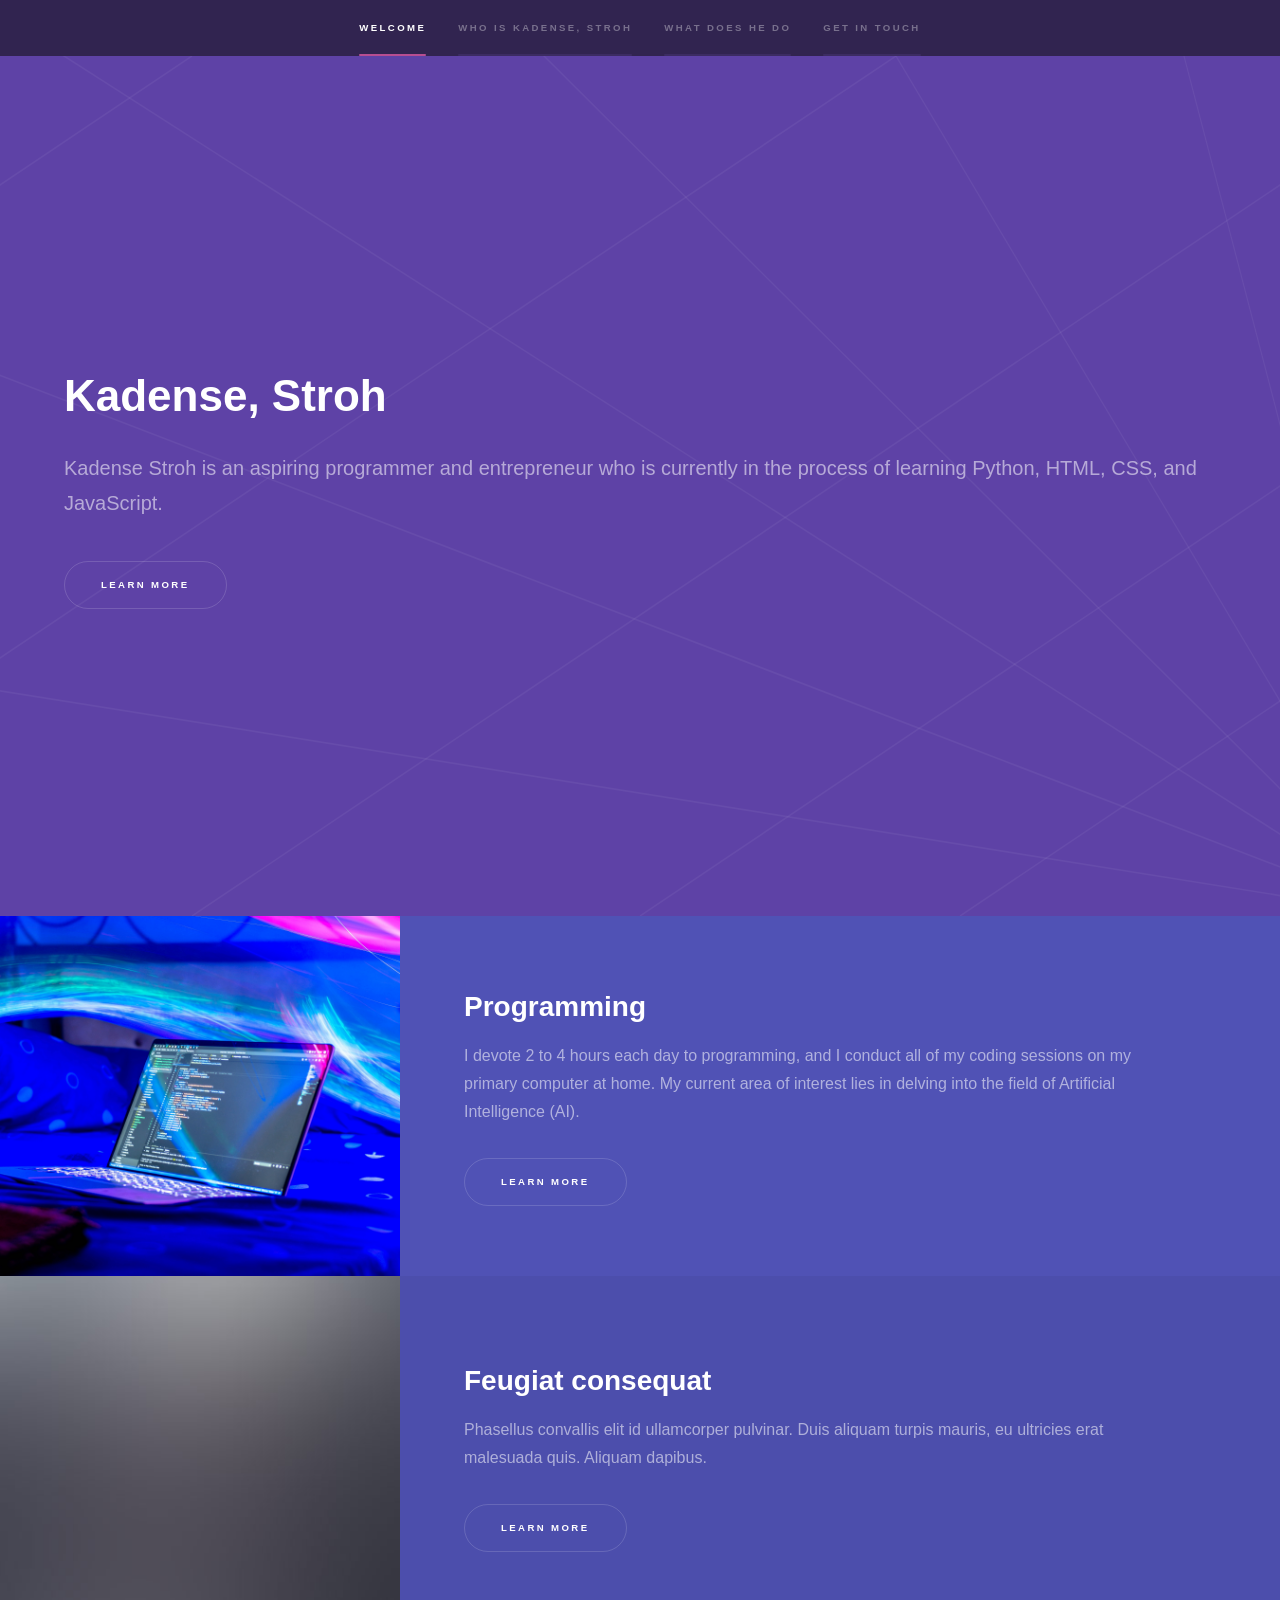
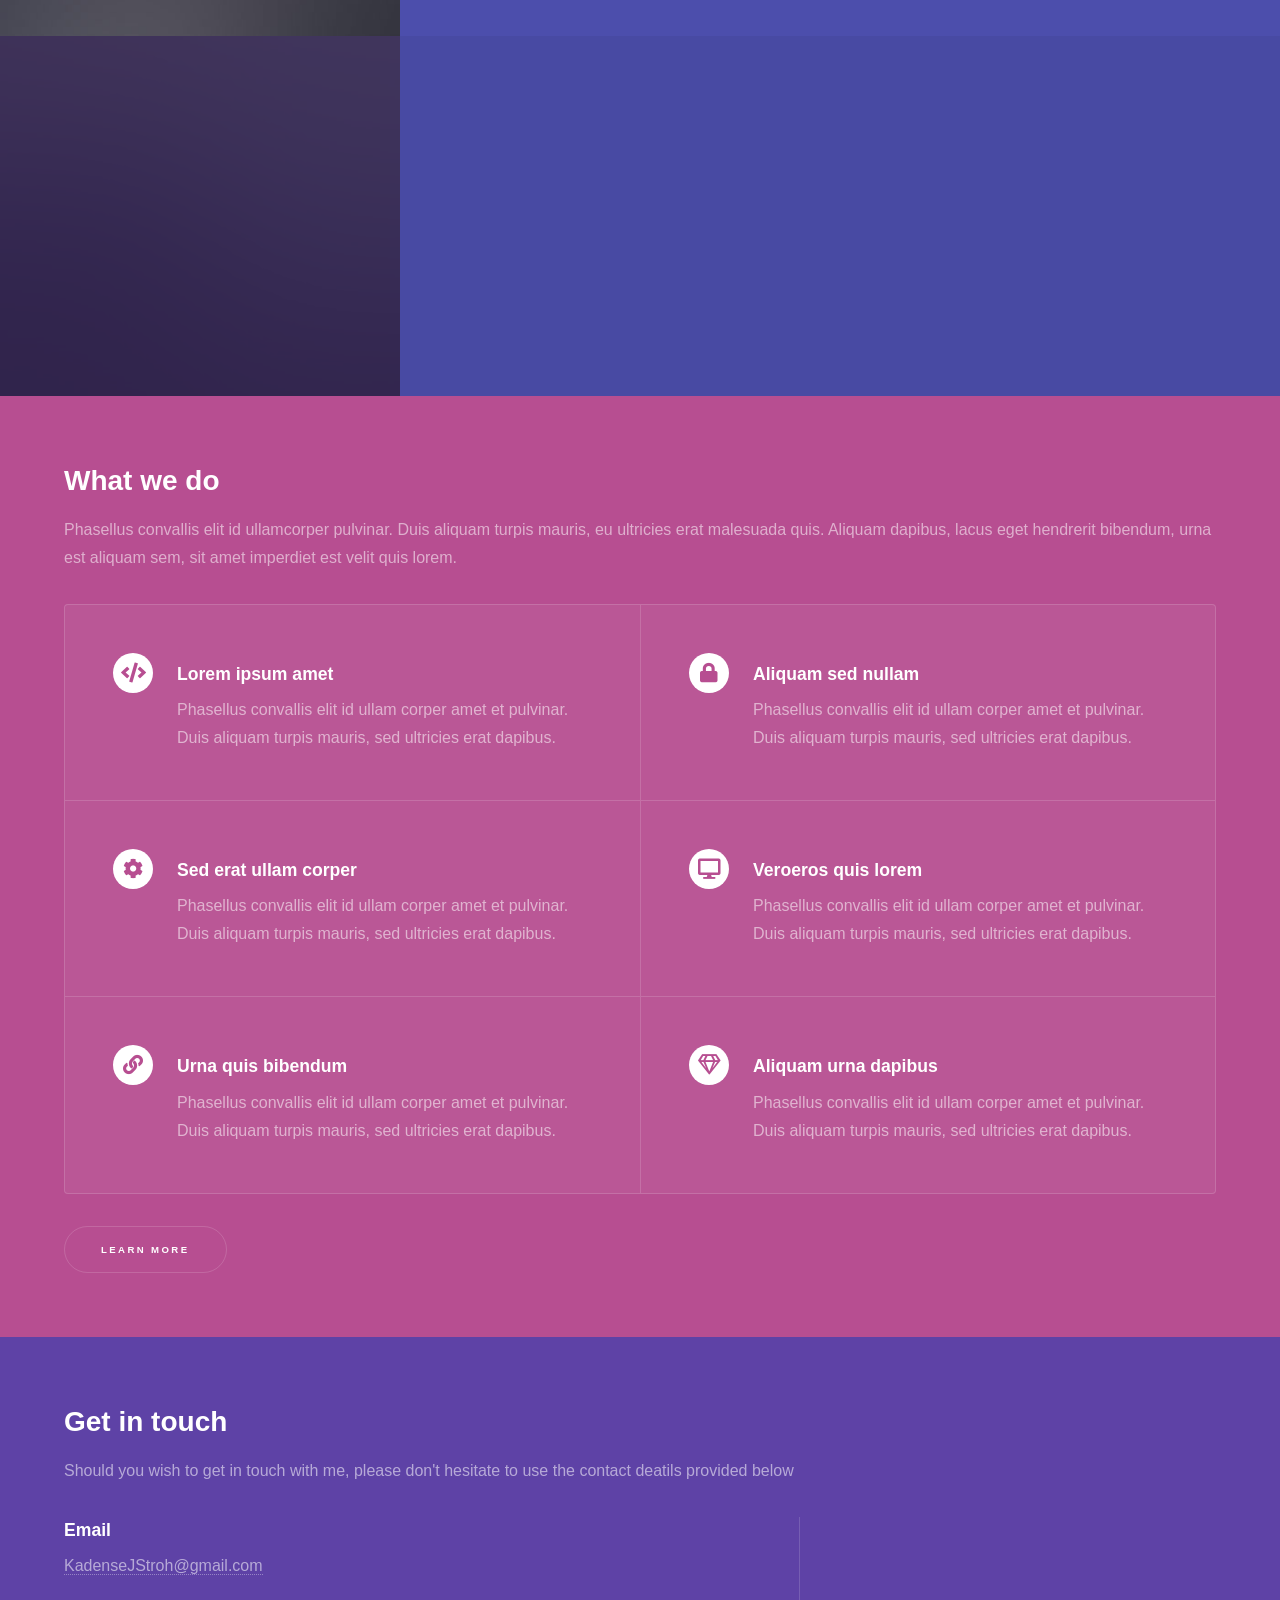
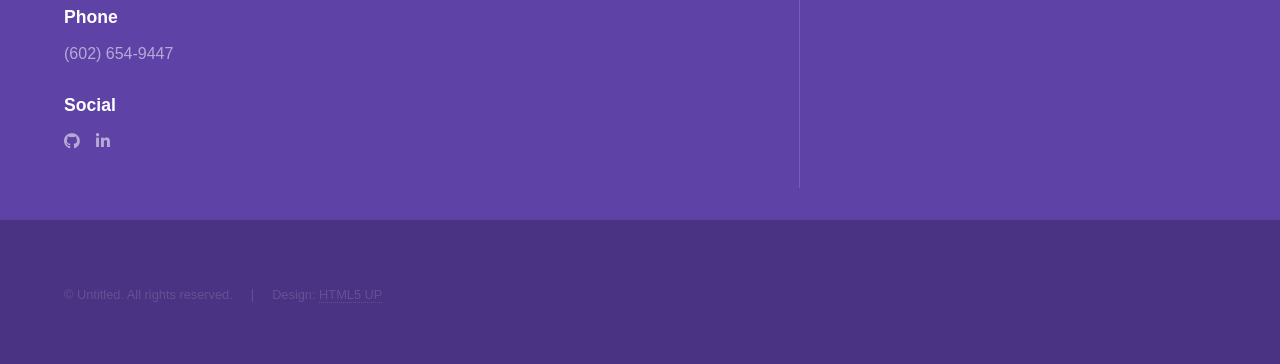
<file: index.html>
<!DOCTYPE HTML>
<html>
	<head>
		<title>Kadense</title>
		<meta charset="utf-8" />
		<meta name="viewport" content="width=device-width, initial-scale=1, user-scalable=no" />
		<link rel="stylesheet" href="assets/css/main.css" />
		<noscript><link rel="stylesheet" href="assets/css/noscript.css" /></noscript>
	</head>
	<body class="is-preload">

		<!-- Sidebar -->
			<section id="sidebar">
				<div class="inner">
					<nav>
						<ul>
							<li><a href="#intro">Welcome</a></li>
							<li><a href="#one">Who is Kadense, Stroh</a></li>
							<li><a href="#two">What does he do</a></li>
							<li><a href="#three">Get in touch</a></li>
						</ul>
					</nav>
				</div>
			</section>

		<!-- Wrapper -->
			<div id="wrapper">

				<!-- Intro -->
					<section id="intro" class="wrapper style1 fullscreen fade-up">
						<div class="inner">
							<h1>Kadense, Stroh</h1>
							<p>Kadense Stroh is an aspiring programmer and entrepreneur who is currently in the process of learning Python, HTML, CSS, and JavaScript.</p>
							<ul class="actions">
								<li><a href="#one" class="button scrolly">Learn more</a></li>
							</ul>
						</div>
					</section>

				<!-- One -->
					<section id="one" class="wrapper style2 spotlights">
						<section>
							<a href="#" class="image"><img src="images/pic1.png" alt="" data-position="center center" /></a>
							<div class="content">
								<div class="inner">
									<h2>Programming</h2>
									<p>I devote 2 to 4 hours each day to programming, and I conduct all of my coding sessions on my primary computer at home. My current area of interest lies in delving into the field of Artificial Intelligence (AI).</p>
									<ul class="actions">
										<li><a href="generic.html" class="button">Learn more</a></li>
									</ul>
								</div>
							</div>
						</section>
						<section>
							<a href="#" class="image"><img src="images/pic02.jpg" alt="" data-position="top center" /></a>
							<div class="content">
								<div class="inner">
									<h2>Feugiat consequat</h2>
									<p>Phasellus convallis elit id ullamcorper pulvinar. Duis aliquam turpis mauris, eu ultricies erat malesuada quis. Aliquam dapibus.</p>
									<ul class="actions">
										<li><a href="generic.html" class="button">Learn more</a></li>
									</ul>
								</div>
							</div>
						</section>
						<section>
							<a href="#" class="image"><img src="images/pic03.jpg" alt="" data-position="25% 25%" /></a>
							<div class="content">
								<div class="inner">
									<h2>Ultricies aliquam</h2>
									<p>Phasellus convallis elit id ullamcorper pulvinar. Duis aliquam turpis mauris, eu ultricies erat malesuada quis. Aliquam dapibus.</p>
									<ul class="actions">
										<li><a href="generic.html" class="button">Learn more</a></li>
									</ul>
								</div>
							</div>
						</section>
					</section>

				<!-- Two -->
					<section id="two" class="wrapper style3 fade-up">
						<div class="inner">
							<h2>What we do</h2>
							<p>Phasellus convallis elit id ullamcorper pulvinar. Duis aliquam turpis mauris, eu ultricies erat malesuada quis. Aliquam dapibus, lacus eget hendrerit bibendum, urna est aliquam sem, sit amet imperdiet est velit quis lorem.</p>
							<div class="features">
								<section>
									<span class="icon solid major fa-code"></span>
									<h3>Lorem ipsum amet</h3>
									<p>Phasellus convallis elit id ullam corper amet et pulvinar. Duis aliquam turpis mauris, sed ultricies erat dapibus.</p>
								</section>
								<section>
									<span class="icon solid major fa-lock"></span>
									<h3>Aliquam sed nullam</h3>
									<p>Phasellus convallis elit id ullam corper amet et pulvinar. Duis aliquam turpis mauris, sed ultricies erat dapibus.</p>
								</section>
								<section>
									<span class="icon solid major fa-cog"></span>
									<h3>Sed erat ullam corper</h3>
									<p>Phasellus convallis elit id ullam corper amet et pulvinar. Duis aliquam turpis mauris, sed ultricies erat dapibus.</p>
								</section>
								<section>
									<span class="icon solid major fa-desktop"></span>
									<h3>Veroeros quis lorem</h3>
									<p>Phasellus convallis elit id ullam corper amet et pulvinar. Duis aliquam turpis mauris, sed ultricies erat dapibus.</p>
								</section>
								<section>
									<span class="icon solid major fa-link"></span>
									<h3>Urna quis bibendum</h3>
									<p>Phasellus convallis elit id ullam corper amet et pulvinar. Duis aliquam turpis mauris, sed ultricies erat dapibus.</p>
								</section>
								<section>
									<span class="icon major fa-gem"></span>
									<h3>Aliquam urna dapibus</h3>
									<p>Phasellus convallis elit id ullam corper amet et pulvinar. Duis aliquam turpis mauris, sed ultricies erat dapibus.</p>
								</section>
							</div>
							<ul class="actions">
								<li><a href="generic.html" class="button">Learn more</a></li>
							</ul>
						</div>
					</section>

				<!-- Three -->
					<section id="three" class="wrapper style1 fade-up">
						<div class="inner">
							<h2>Get in touch</h2>
							<p>Should you wish to get in touch with me, please don't hesitate to use the contact deatils provided below</p>
							<div class="split style1">
								<section>
								<section>
									<ul class="contact">
										<li>
											<h3>Email</h3>
											<a href="#">KadenseJStroh@gmail.com</a>
										</li>
										<li>
											<h3>Phone</h3>
											<span>(602) 654-9447</span>
										</li>
										<li>
											<h3>Social</h3>
											<ul class="icons">
												<li><a href="#" class="icon brands fa-github"><span class="label">GitHub</span></a></li>
												<li><a href="#" class="icon brands fa-linkedin-in"><span class="label">LinkedIn</span></a></li>
											</ul>
										</li>
									</ul>
								</section>
							</div>
						</div>
					</section>

			</div>

		<!-- Footer -->
			<footer id="footer" class="wrapper style1-alt">
				<div class="inner">
					<ul class="menu">
						<li>&copy; Untitled. All rights reserved.</li><li>Design: <a href="http://html5up.net">HTML5 UP</a></li>
					</ul>
				</div>
			</footer>

		<!-- Scripts -->
			<script src="assets/js/jquery.min.js"></script>
			<script src="assets/js/jquery.scrollex.min.js"></script>
			<script src="assets/js/jquery.scrolly.min.js"></script>
			<script src="assets/js/browser.min.js"></script>
			<script src="assets/js/breakpoints.min.js"></script>
			<script src="assets/js/util.js"></script>
			<script src="assets/js/main.js"></script>

	</body>
</html>
</file>
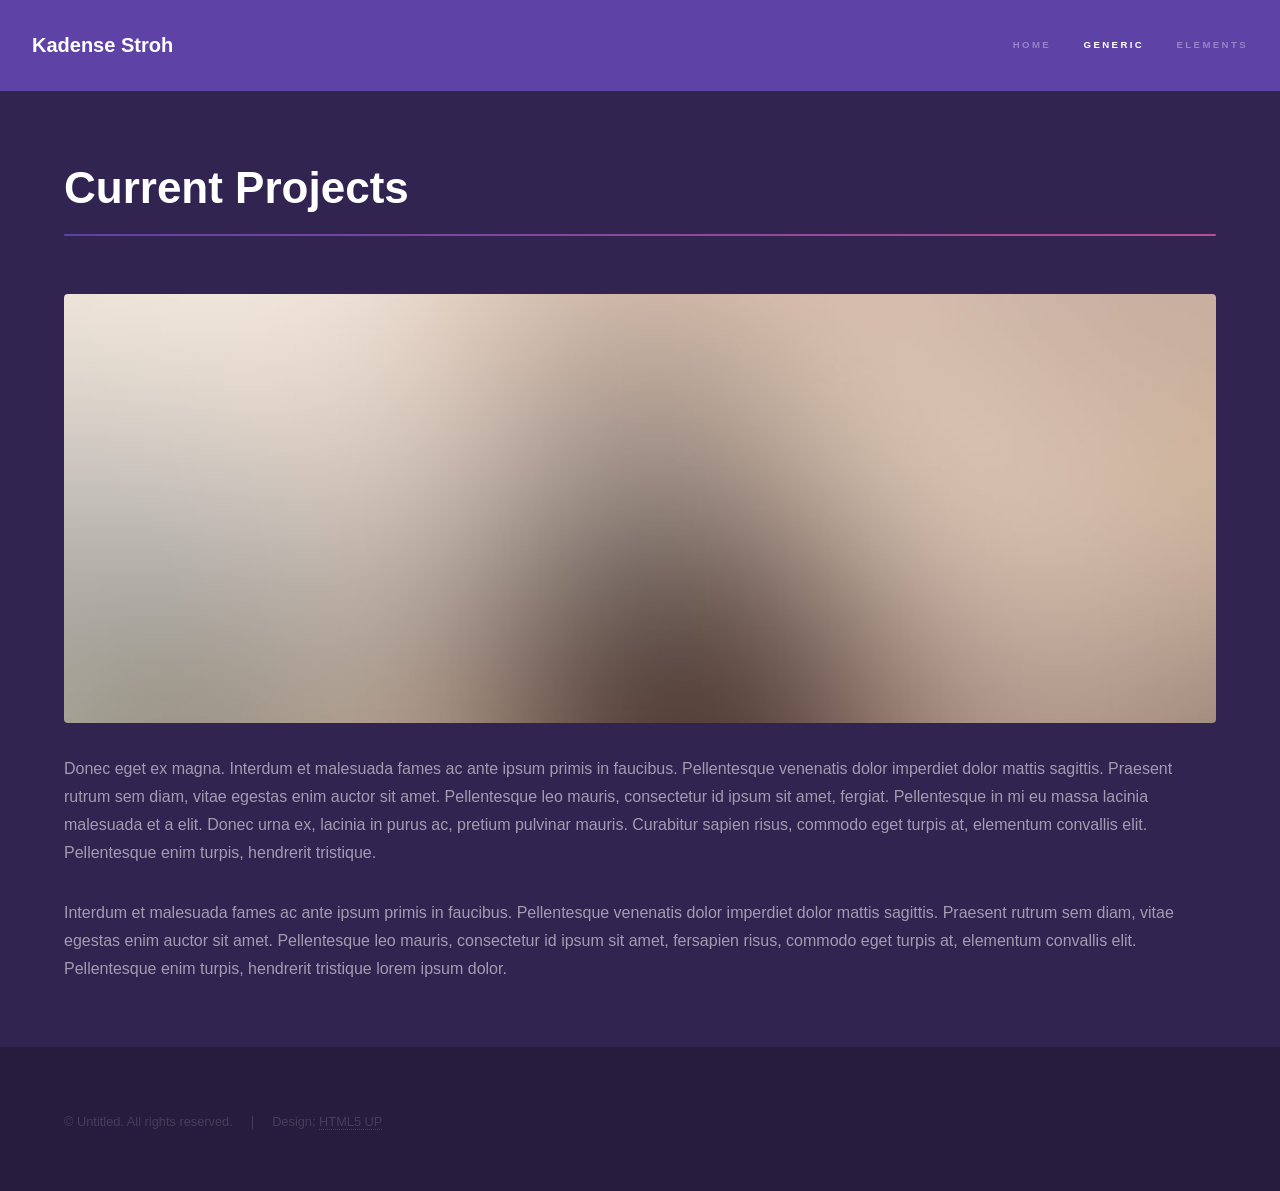
<file: generic.html>
<!DOCTYPE HTML>
<!--
	Hyperspace by HTML5 UP
	html5up.net | @ajlkn
	Free for personal and commercial use under the CCA 3.0 license (html5up.net/license)
-->
<html>
	<head>
		<title>Current Projects</title>
		<meta charset="utf-8" />
		<meta name="viewport" content="width=device-width, initial-scale=1, user-scalable=no" />
		<link rel="stylesheet" href="assets/css/main.css" />
		<noscript><link rel="stylesheet" href="assets/css/noscript.css" /></noscript>
	</head>
	<body class="is-preload">

		<!-- Header -->
			<header id="header">
				<a href="index.html" class="title">Kadense Stroh</a>
				<nav>
					<ul>
						<li><a href="index.html">Home</a></li>
						<li><a href="generic.html" class="active">Generic</a></li>
						<li><a href="elements.html">Elements</a></li>
					</ul>
				</nav>
			</header>

		<!-- Wrapper -->
			<div id="wrapper">

				<!-- Main -->
					<section id="main" class="wrapper">
						<div class="inner">
							<h1 class="major">Current Projects</h1>
							<span class="image fit"><img src="images/pic04.jpg" alt="" /></span>
							<p>Donec eget ex magna. Interdum et malesuada fames ac ante ipsum primis in faucibus. Pellentesque venenatis dolor imperdiet dolor mattis sagittis. Praesent rutrum sem diam, vitae egestas enim auctor sit amet. Pellentesque leo mauris, consectetur id ipsum sit amet, fergiat. Pellentesque in mi eu massa lacinia malesuada et a elit. Donec urna ex, lacinia in purus ac, pretium pulvinar mauris. Curabitur sapien risus, commodo eget turpis at, elementum convallis elit. Pellentesque enim turpis, hendrerit tristique.</p>
							<p>Interdum et malesuada fames ac ante ipsum primis in faucibus. Pellentesque venenatis dolor imperdiet dolor mattis sagittis. Praesent rutrum sem diam, vitae egestas enim auctor sit amet. Pellentesque leo mauris, consectetur id ipsum sit amet, fersapien risus, commodo eget turpis at, elementum convallis elit. Pellentesque enim turpis, hendrerit tristique lorem ipsum dolor.</p>
						</div>
					</section>

			</div>

		<!-- Footer -->
			<footer id="footer" class="wrapper alt">
				<div class="inner">
					<ul class="menu">
						<li>&copy; Untitled. All rights reserved.</li><li>Design: <a href="http://html5up.net">HTML5 UP</a></li>
					</ul>
				</div>
			</footer>

		<!-- Scripts -->
			<script src="assets/js/jquery.min.js"></script>
			<script src="assets/js/jquery.scrollex.min.js"></script>
			<script src="assets/js/jquery.scrolly.min.js"></script>
			<script src="assets/js/browser.min.js"></script>
			<script src="assets/js/breakpoints.min.js"></script>
			<script src="assets/js/util.js"></script>
			<script src="assets/js/main.js"></script>

	</body>
</html>
</file>
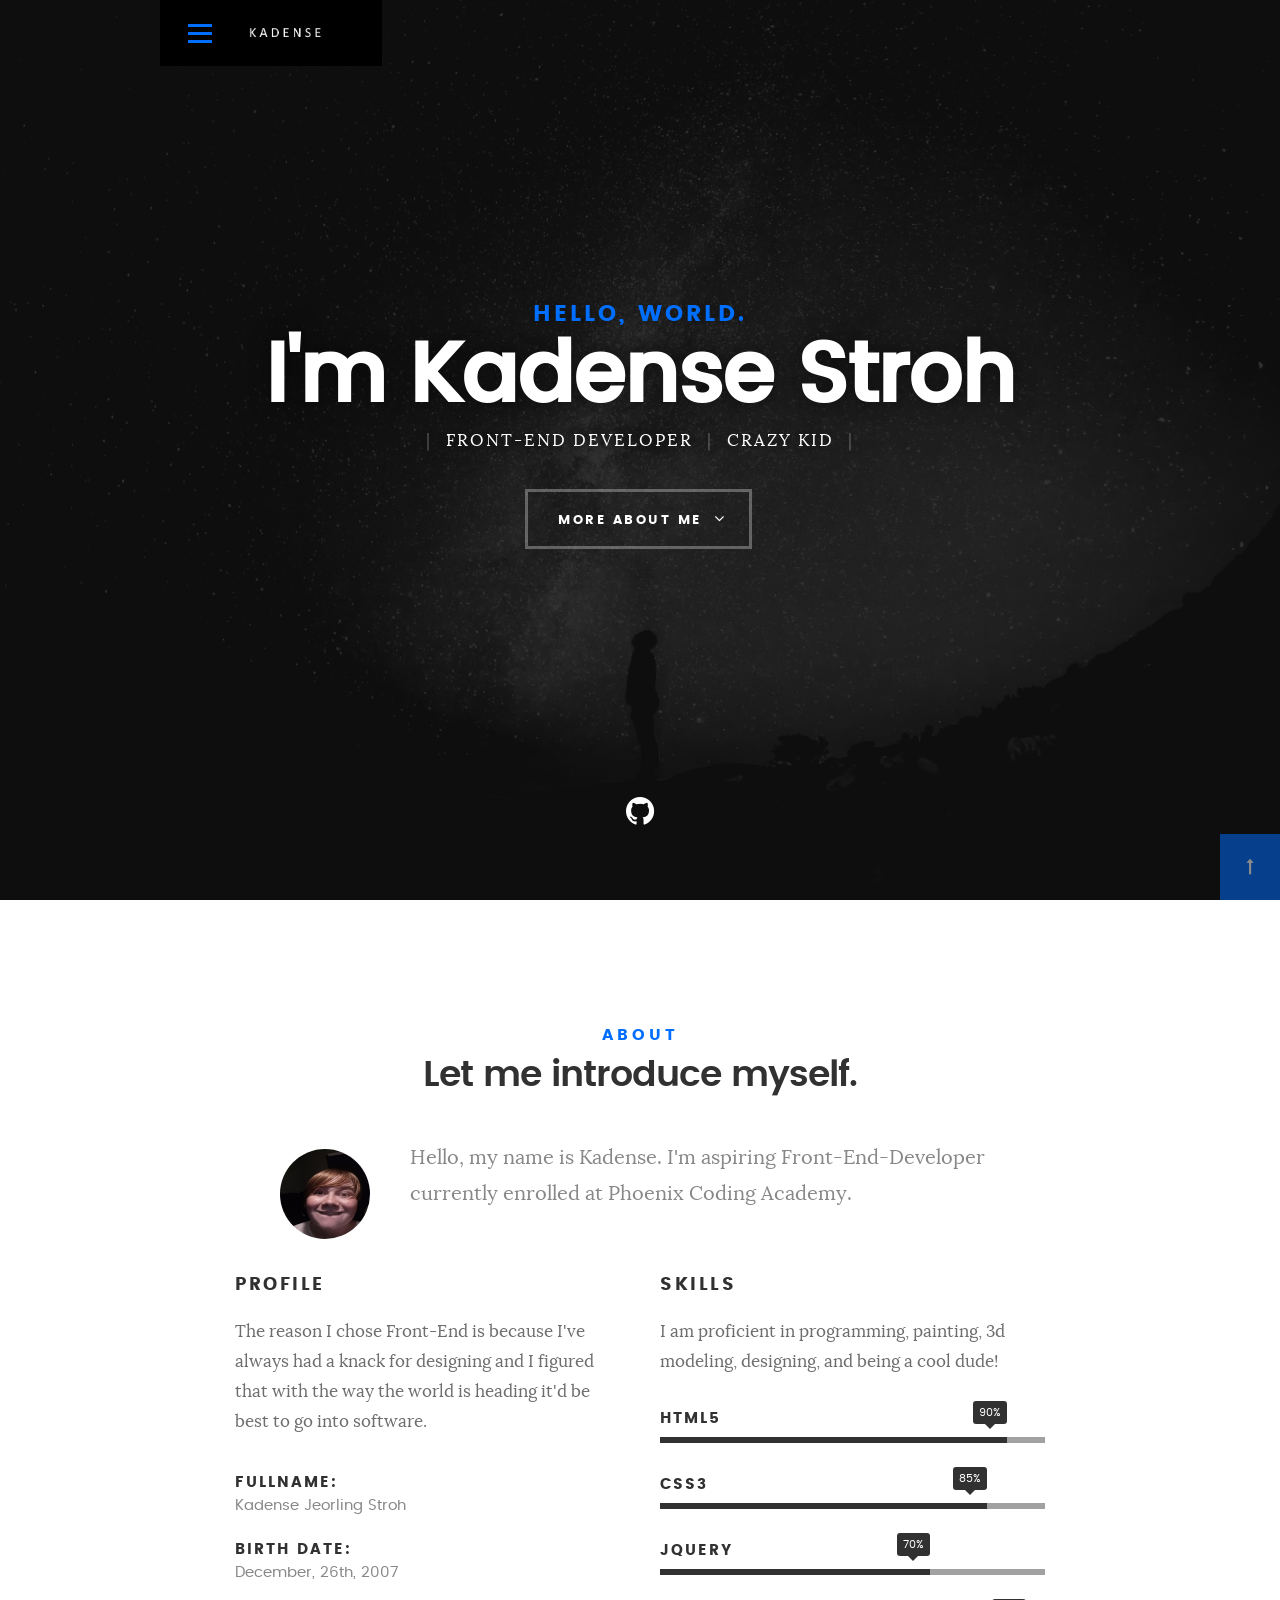
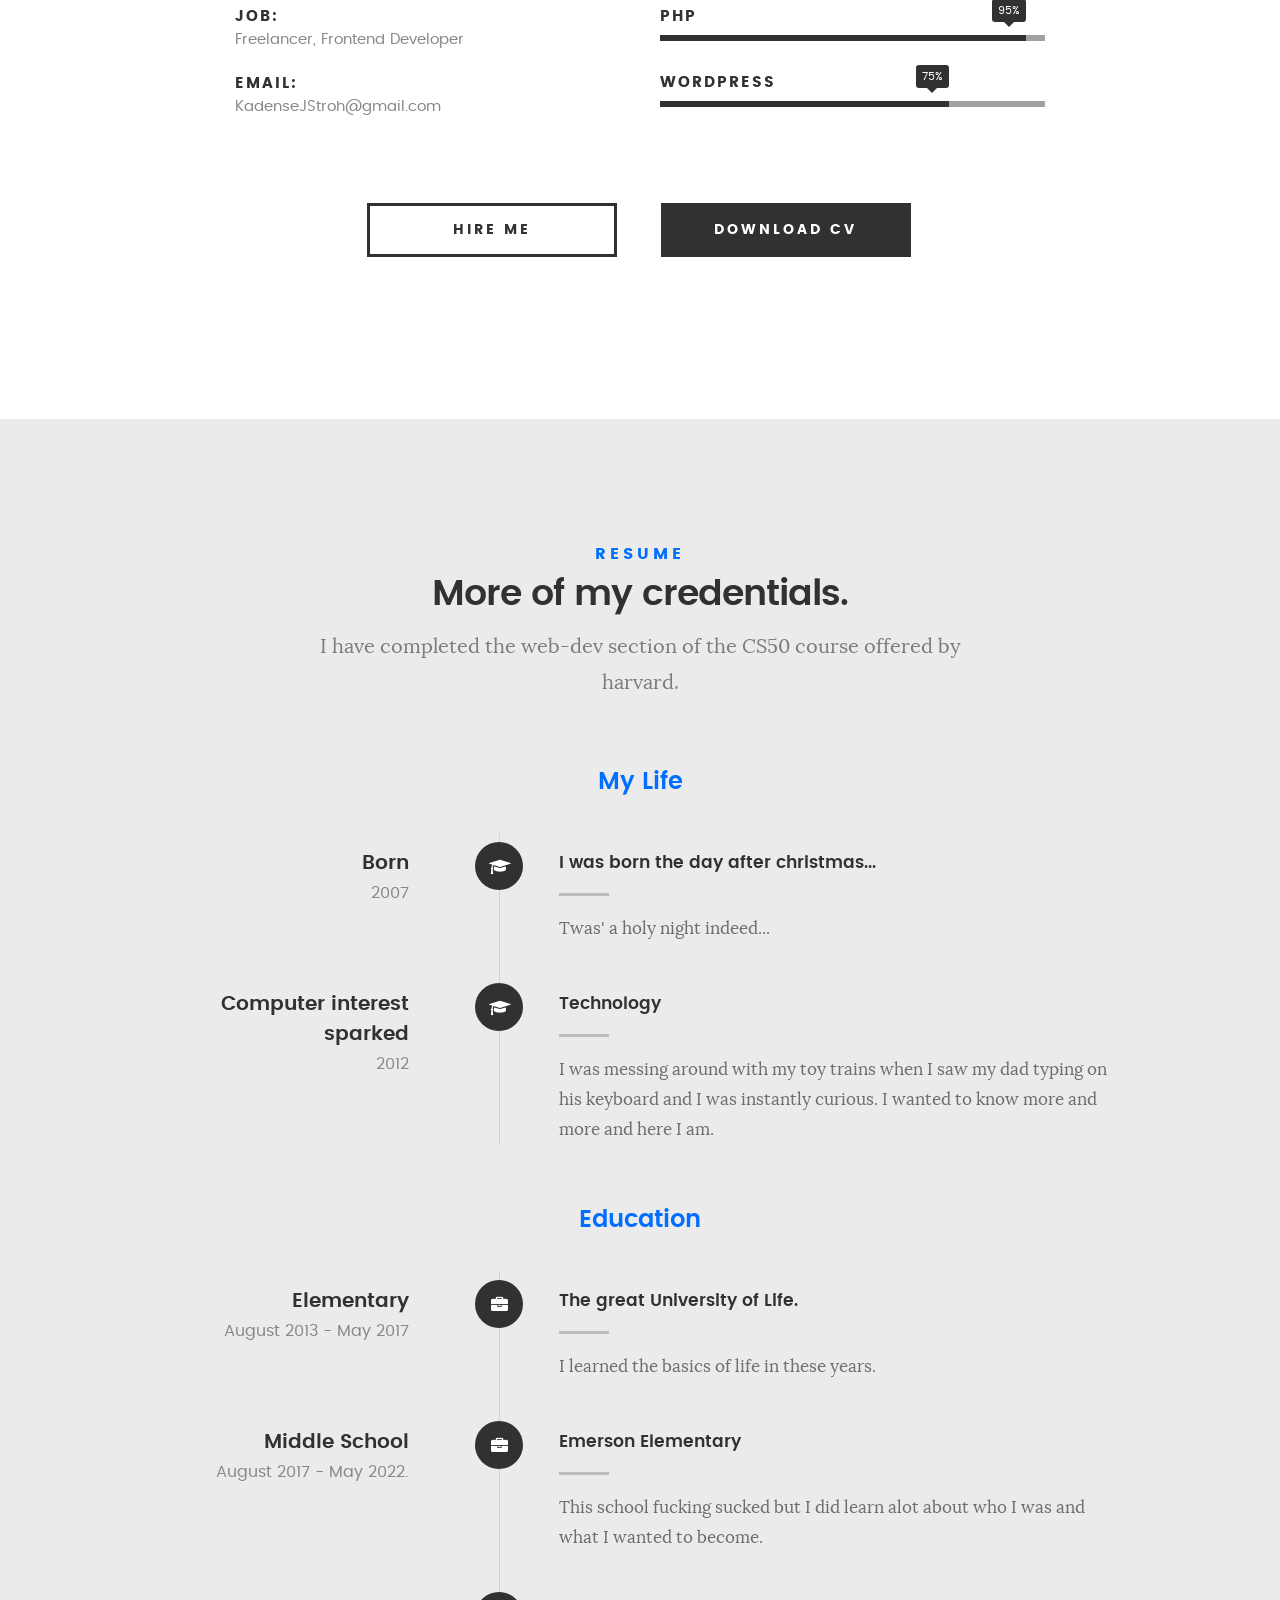
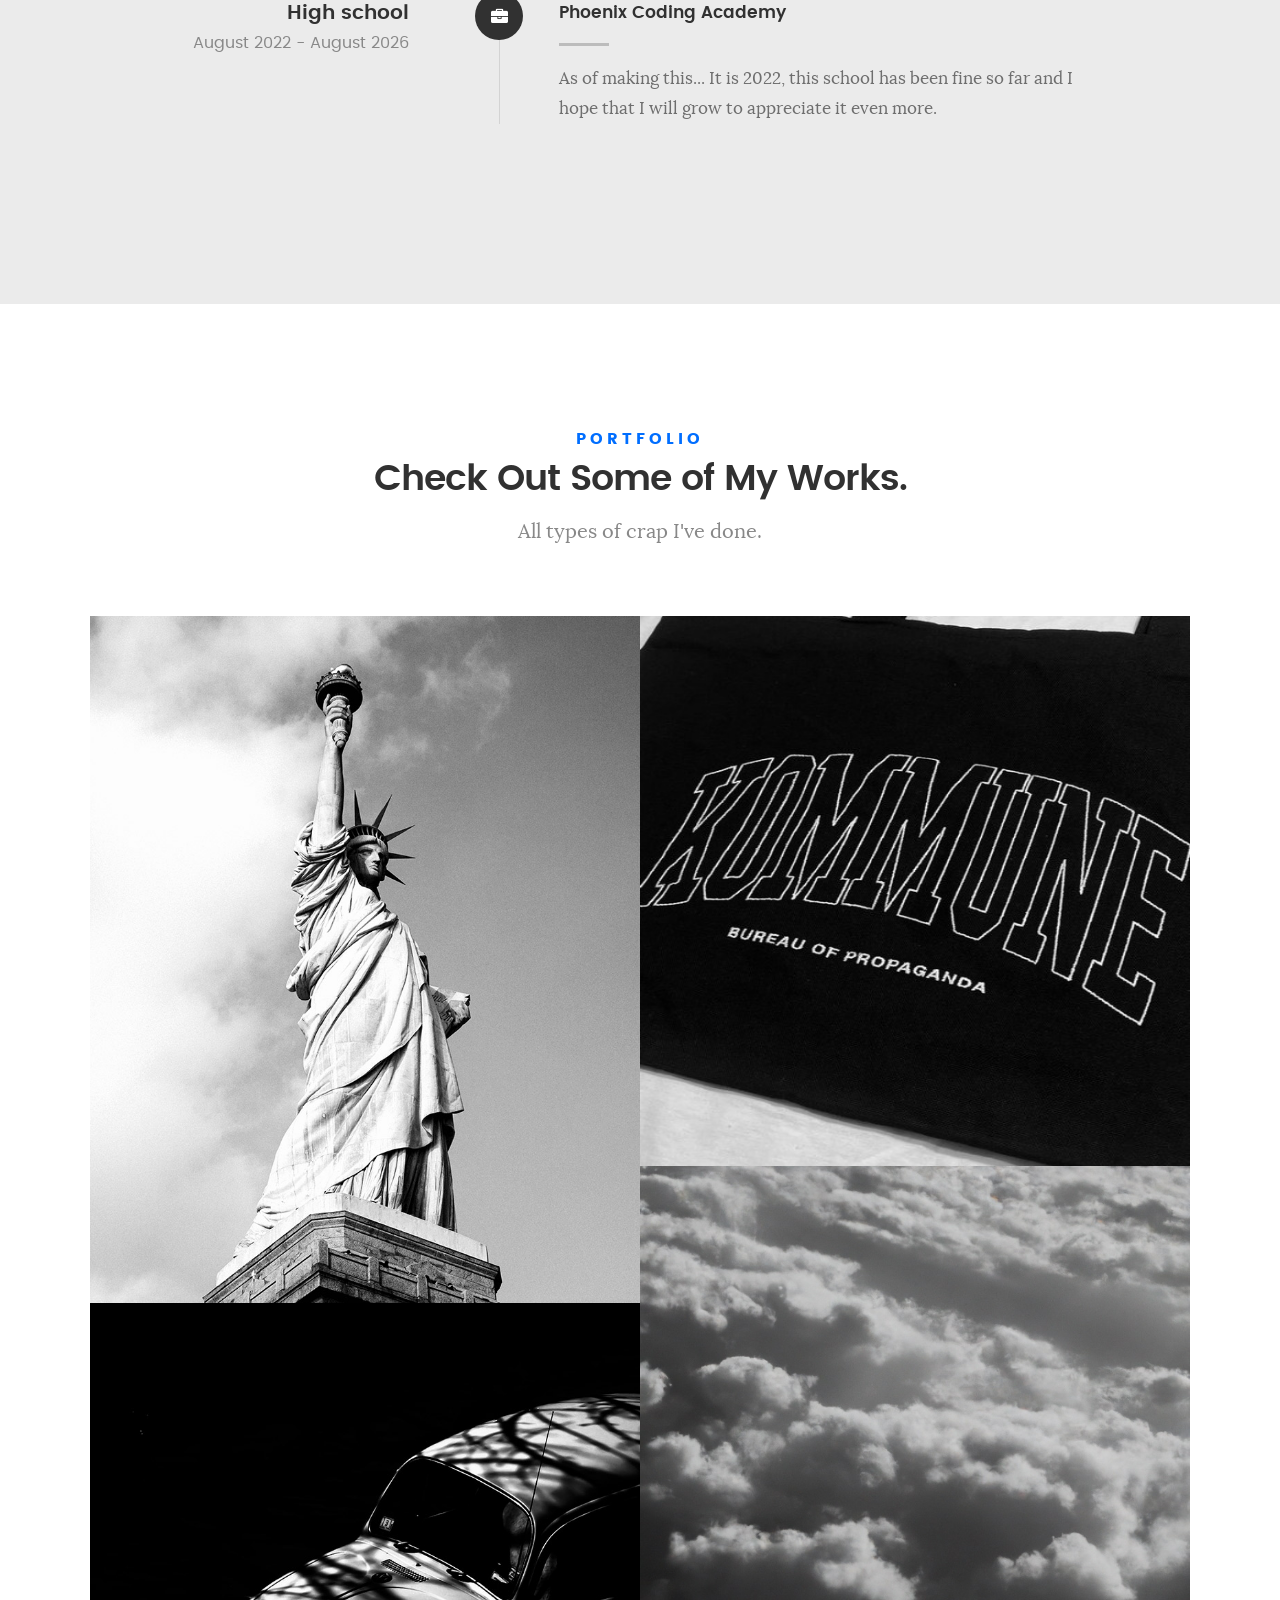
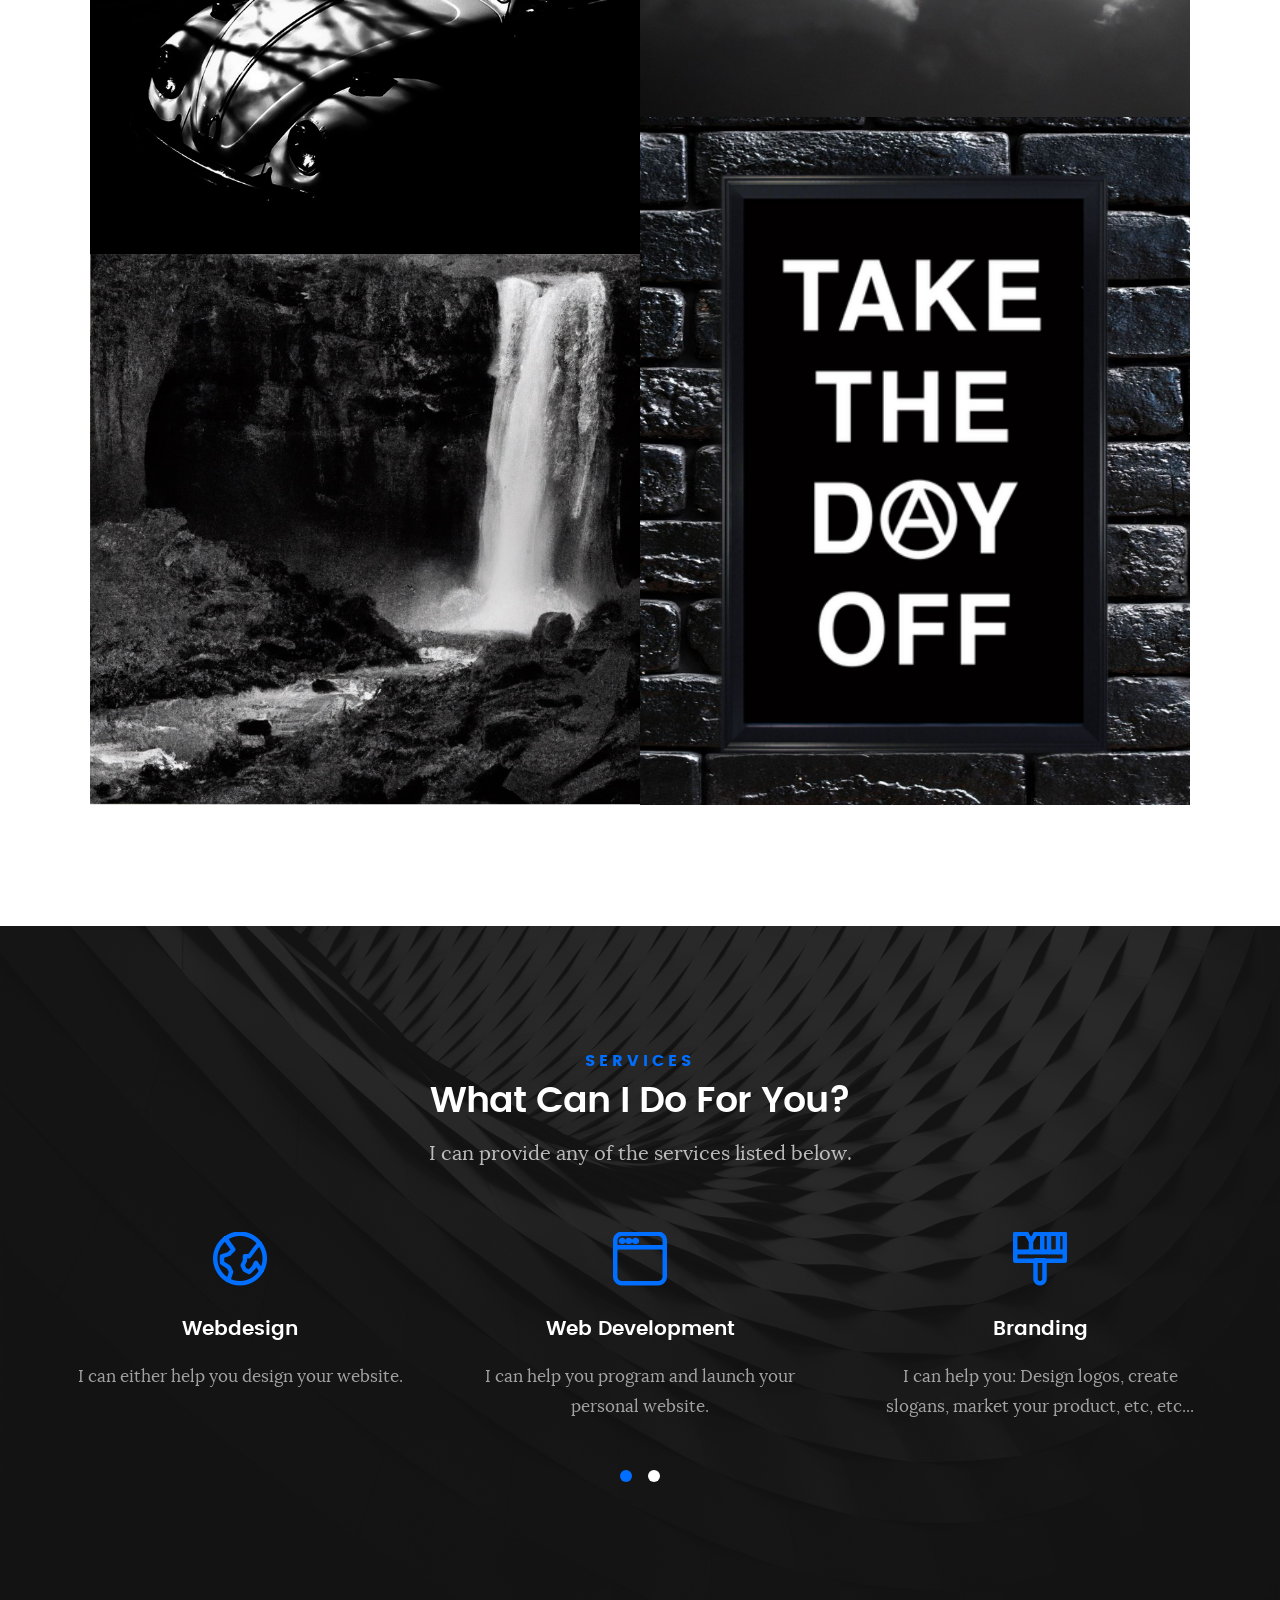
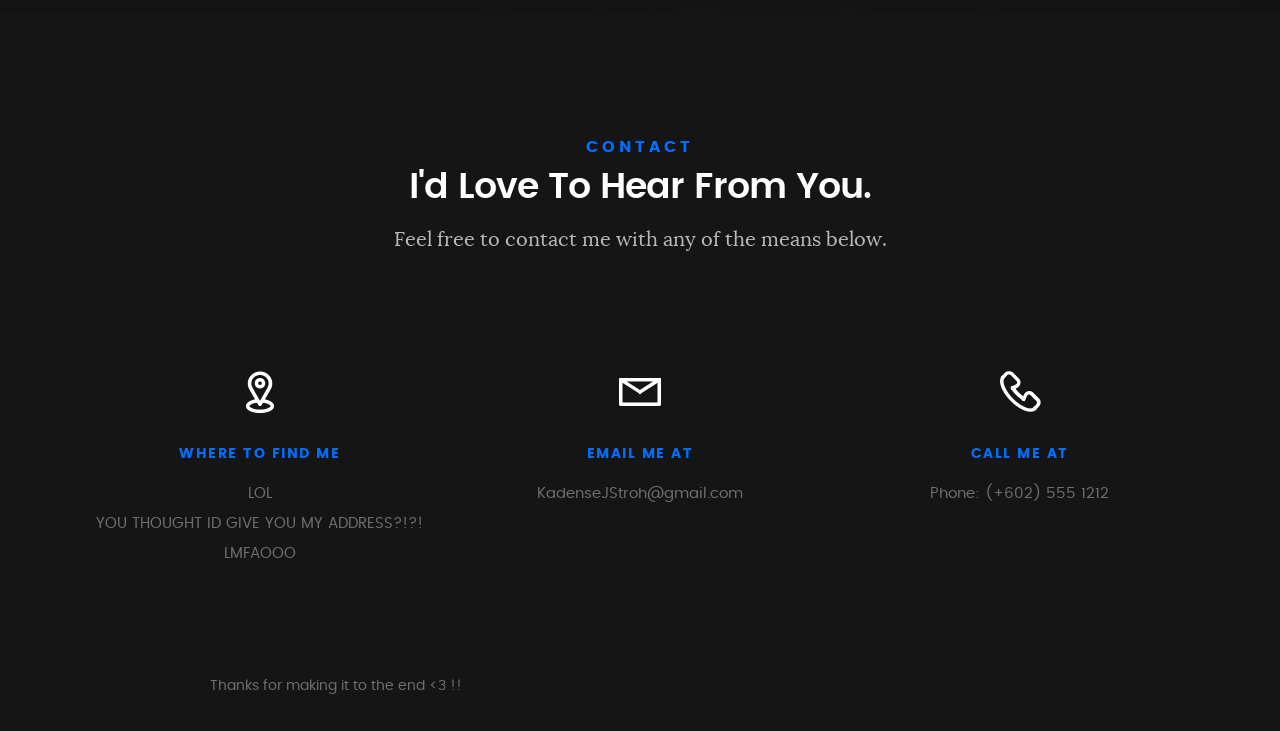
<file: styles.html>
<!DOCTYPE html>
<!--[if IE 8 ]><html class="no-js oldie ie8" lang="en"> <![endif]-->
<!--[if IE 9 ]><html class="no-js oldie ie9" lang="en"> <![endif]-->
<!--[if (gte IE 9)|!(IE)]><!--><html class="no-js" lang="en"> <!--<![endif]-->
<head>

   <!--- basic page needs
   ================================================== -->
   <meta charset="utf-8">
	<title>Portfolio</title>
	<meta name="description" content="">  
	<meta name="author" content="">

   <!-- mobile specific metas
   ================================================== -->
	<meta name="viewport" content="width=device-width, initial-scale=1, maximum-scale=1">

 	<!-- CSS
   ================================================== -->
   <link rel="stylesheet" href="css/base.css">  
   <link rel="stylesheet" href="css/main.css">
   <link rel="stylesheet" href="css/vendor.css">     

   <!-- script
   ================================================== -->   
	<script src="js/modernizr.js"></script>
	<script src="js/pace.min.js"></script>

   <!-- favicons
	================================================== -->
	<link rel="icon" type="image/png" href="favicon.png">

</head>

<body id="top">

	<!-- header 
   ================================================== -->
   <header>   	
   	<div class="row">

   		<div class="top-bar">
   			<a class="menu-toggle" href="#"><span>Menu</span></a>

	   		<div class="logo">
		         <a href="index.html">Home</a>
		      </div>		      

		   	<nav id="main-nav-wrap">
					<ul class="main-navigation">
						<li class="current"><a class="smoothscroll"  href="#intro" title="">Home</a></li>
						<li><a class="smoothscroll"  href="#about" title="">About</a></li>
						<li><a class="smoothscroll"  href="#resume" title="">Resume</a></li>
						<li><a class="smoothscroll"  href="#portfolio" title="">Portfolio</a></li>
						<li><a class="smoothscroll"  href="#services" title="">Services</a></li>					
						<li><a class="smoothscroll"  href="#contact" title="">Contact</a></li>	
						<li><a href="styles.html" title="">Style Demo</a></li>				
					</ul>
				</nav>    		
   		</div> <!-- /top-bar --> 
   		
   	</div> <!-- /row --> 		
   </header> <!-- /header -->

	<!-- intro section
   ================================================== -->
   <section id="intro">   

   	<div class="intro-overlay"></div>	

   	<div class="intro-content">
   		<div class="row">

   			<div class="col-twelve">

	   			<h5>Hello, World.</h5>
	   			<h1>I'm Kadense Stroh</h1>

	   			<p class="intro-position">
	   				<span>Front-end Developer</span>
	   				<span>Crazy Kid</span> 
	   			</p>

	   			<a class="button stroke smoothscroll" href="#about" title="">More About Me</a>

	   		</div>  
   			
   		</div>   		 		
   	</div> <!-- /intro-content --> 

   	<ul class="intro-social">
         <li><a href="#"><i class="fa fa-github"></i></a></li>
      </ul> <!-- /intro-social -->      	

   </section> <!-- /intro -->


   <!-- about section
   ================================================== -->
   <section id="about">  

   	<div class="row section-intro">
   		<div class="col-twelve">

   			<h5>About</h5>
   			<h1>Let me introduce myself.</h1>

   			<div class="intro-info">

   				<img src="images/profile-pic.jpg" alt="Profile Picture">

   				<p class="lead">Hello, my name is Kadense. I'm aspiring Front-End-Developer currently enrolled at Phoenix Coding Academy.</p>
   			</div>   			

   		</div>   		
   	</div> <!-- /section-intro -->

   	<div class="row about-content">

   		<div class="col-six tab-full">

   			<h3>Profile</h3>
   			<p>The reason I chose Front-End is because I've always had a knack for designing and I figured that with the way the world is heading it'd be best to go into software.</p>

   			<ul class="info-list">
   				<li>
   					<strong>Fullname:</strong>
   					<span>Kadense Jeorling Stroh</span>
   				</li>
   				<li>
   					<strong>Birth Date:</strong>
   					<span>December, 26th, 2007</span>
   				</li>
   				<li>
   					<strong>Job:</strong>
   					<span>Freelancer, Frontend Developer</span>
   				</li>
   				<li>
   					<strong>Email:</strong>
   					<span>KadenseJStroh@gmail.com</span>
   				</li>

   			</ul> <!-- /info-list -->

   		</div>

   		<div class="col-six tab-full">

   			<h3>Skills</h3>
   			<p>I am proficient in programming, painting, 3d modeling, designing, and being a cool dude!</p>

				<ul class="skill-bars">
				   <li>
				   	<div class="progress percent90"><span>90%</span></div>
				   	<strong>HTML5</strong>
				   </li>
				   <li>
				   	<div class="progress percent85"><span>85%</span></div>
				   	<strong>CSS3</strong>
				   </li>
				   <li>
				   	<div class="progress percent70"><span>70%</span></div>
				   	<strong>JQuery</strong>
				   </li>
				   <li>
				   	<div class="progress percent95"><span>95%</span></div>
				   	<strong>PHP</strong>
				   </li>
				   <li>

				   	<div class="progress percent75"><span>75%</span></div>
				   	<strong>Wordpress</strong>
				   </li>
      
				</ul> <!-- /skill-bars -->		

   		</div>

   	</div>

   	<div class="row button-section">
   		<div class="col-twelve">
   			<a href="#contact" title="Hire Me" class="button stroke smoothscroll">Hire Me</a>
   			<a href="#" title="Download CV" class="button button-primary">Download CV</a>
   		</div>   		
   	</div>

   </section> <!-- /process-->    


   <!-- resume Section
   ================================================== -->
	<section id="resume" class="grey-section">

		<div class="row section-intro">
   		<div class="col-twelve">

   			<h5>Resume</h5>
   			<h1>More of my credentials.</h1>

   			<p class="lead">I have completed the web-dev section of the CS50 course offered by harvard.</p>

   		</div>   		
   	</div> <!-- /section-intro--> 

   	<div class="row resume-timeline">

   		<div class="col-twelve resume-header">

   			<h2>My Life</h2>

   		</div> <!-- /resume-header -->

   		<div class="col-twelve">

   			<div class="timeline-wrap">

   				<div class="timeline-block">

	   				<div class="timeline-ico">
	   					<i class="fa fa-graduation-cap"></i>
	   				</div>

	   				<div class="timeline-header">
	   					<h3>Born</h3>
	   					<p>2007</p>
	   				</div>

	   				<div class="timeline-content">
	   					<h4>I was born the day after christmas...</h4>
	   					<p>Twas' a holy night indeed...</p>
	   				</div>

	   			</div> <!-- /timeline-block -->

	   			<div class="timeline-block">

	   				<div class="timeline-ico">
	   					<i class="fa fa-graduation-cap"></i>
	   				</div>

	   				<div class="timeline-header">
	   					<h3>Computer interest sparked</h3>
	   					<p>2012</p>
	   				</div>

	   				<div class="timeline-content">
	   					<h4>Technology</h4>
	   					<p>I was messing around with my toy trains when I saw my dad typing on his keyboard and I was instantly curious. I wanted to know more and more and here I am.</p>
	   				</div>

	   			</div> <!-- /timeline-block -->

   			</div> <!-- /timeline-wrap -->   			

   		</div> <!-- /col-twelve -->
   		
   	</div> <!-- /resume-timeline -->
   	
   	<div class="row resume-timeline">

   		<div class="col-twelve resume-header">

   			<h2>Education</h2>

   		</div> <!-- /resume-header -->

   		<div class="col-twelve">

   			<div class="timeline-wrap">

   				<div class="timeline-block">

	   				<div class="timeline-ico">
	   					<i class="fa fa-briefcase"></i>
	   				</div>

	   				<div class="timeline-header">
	   					<h3>Elementary</h3>
	   					<p>August 2013 - May 2017</p>
	   				</div>

	   				<div class="timeline-content">
	   					<h4>The great University of Life.</h4>
	   					<p>I learned the basics of life in these years.</p>
	   				</div>

	   			</div> <!-- /timeline-block -->

	   			<div class="timeline-block">

	   				<div class="timeline-ico">
	   					<i class="fa fa-briefcase"></i>
	   				</div>

	   				<div class="timeline-header">
	   					<h3>Middle School</h3>
	   					<p>August 2017 - May 2022.</p>
	   				</div>

	   				<div class="timeline-content">
	   					<h4>Emerson Elementary</h4>
	   					<p>This school fucking sucked but I did learn alot about who I was and what I wanted to become.</p>
	   				</div>

	   			</div> <!-- /timeline-block -->

	   			<div class="timeline-block">

	   				<div class="timeline-ico">
	   					<i class="fa fa-briefcase"></i>
	   				</div>

	   				<div class="timeline-header">
	   					<h3>High school</h3>
	   					<p>August 2022 - August 2026</p>
	   				</div>

	   				<div class="timeline-content">
	   					<h4>Phoenix Coding Academy</h4>
	   					<p>As of making this... It is 2022, this school has been fine so far and I hope that I will grow to appreciate it even more.</p>
	   				</div>

	   			</div> <!-- /timeline-block -->

   			</div> <!-- /timeline-wrap -->   			

   		</div> <!-- /col-twelve -->
   		
   	</div> <!-- /resume-timeline -->
		
	</section> <!-- /features -->


	<!-- Portfolio Section
   ================================================== -->
	<section id="portfolio">

		<div class="row section-intro">
   		<div class="col-twelve">

   			<h5>Portfolio</h5>
   			<h1>Check Out Some of My Works.</h1>

   			<p class="lead">All types of crap I've done.</p>

   		</div>   		
   	</div> <!-- /section-intro--> 

   	<div class="row portfolio-content">

   		<div class="col-twelve">

   			<!-- portfolio-wrapper -->
	         <div id="folio-wrapper" class="block-1-2 block-mob-full stack">

	         	<div class="bgrid folio-item">
	               <div class="item-wrap">
	               	<img src="images/portfolio/liberty.jpg" alt="Liberty">
	                  <a href="#modal-01" class="overlay">	                  	           
	                     <div class="folio-item-table">
	                     	<div class="folio-item-cell">
		     					       <h3 class="folio-title">Liberty</h3>	     					    
		     					    	 <span class="folio-types">
		     					       	  Graphic Design
		     					       </span>
		     					   </div>	                      	
	                     </div>                    
	                  </a>
	               </div>	               
	        		</div> <!-- /folio-item -->

	        		<div class="bgrid folio-item">
	               <div class="item-wrap">
	               	<img src="images/portfolio/shutterbug.jpg" alt="Shutterbug">
	               	<a href="#modal-02" class="overlay">              		                  
	                     <div class="folio-item-table">
	                     	<div class="folio-item-cell">
	                     		<h3 class="folio-title">Kommune</h3>	     					    
		     					    	<span class="folio-types">
		     					       	  Web Design
		     					      </span>		     		
		     					   </div> 	                      	
	                     </div>                    
	                  </a>
	               </div>
	        		</div> <!-- /folio-item -->

	            <div class="bgrid folio-item">
	               <div class="item-wrap">
	               	<img src="images/portfolio/clouds.jpg"alt="Clouds">
	                  <a href="#modal-03" class="overlay">             		                  
	                     <div class="folio-item-table">
	                     	<div class="folio-item-cell">
	                     		<h3 class="folio-title">Clouds</h3>	     					    
		     					    	<span class="folio-types">
		     					       	  Cloud API
		     					      </span>		     		
		     					   </div> 	                      	
	                     </div>                    
	                  </a>
	               </div>
	        		</div> <!-- /folio-item -->

	            <div class="bgrid folio-item">
	               <div class="item-wrap">
	               	<img src="images/portfolio/beetle.jpg" alt="Beetle">
	                  <a href="#modal-04" class="overlay">                  	                 
	                     <div class="folio-item-table">
	                     	<div class="folio-item-cell">
	                     		<h3 class="folio-title">Beetle</h3>	     					    
		     					    	<span class="folio-types">
		     					       	  3d modeling
		     					      </span>		     		
		     					   </div>  	                      	
	                     </div>                    
	                  </a>
	               </div>
	        		</div> <!-- /folio-item -->     

	        		<div class="bgrid folio-item">
	               <div class="item-wrap">
	               	<img src="images/portfolio/lighthouse.jpg" alt="Lighthouse">
	                  <a href="#modal-05" class="overlay">             		                  
	                     <div class="folio-item-table">
	                     	<div class="folio-item-cell">
	                     		<h3 class="folio-title">Graphic Design</h3>	     					    
		     					    	<span class="folio-types">
		     					       	  Kommune99
		     					      </span>		     		
		     					   </div> 	                      	
	                     </div>                    
	                  </a>
	               </div>
	        		</div> <!-- /folio-item -->

	            <div class="bgrid folio-item">
	               <div class="item-wrap">
	               	<img src="images/portfolio/salad.jpg" alt="Salad">
	                  <a href="#modal-06" class="overlay">
	                     <div class="folio-item-table">
	                     	<div class="folio-item-cell">
	                     		<h3 class="folio-title">Flow</h3>	     					    
		     					    	<span class="folio-types">
		     					       	  Branding
		     					      </span>		     		
		     					   </div>	                      	
	                     </div>                    
	                  </a>
	               </div>
	        		</div> <!-- /folio-item -->   

	            <!-- modal popups - begin
	            ============================================================= -->
	            <div id="modal-01" class="popup-modal slider mfp-hide">	

				     	<div class="media">
				     		<img src="images/portfolio/modals/m-liberty.jpg" alt="" />
				     	</div>      	

					   <div class="description-box">
					      <h4>Liberty</h4>		      
					      <p>Proin gravida nibh vel velit auctor aliquet. Aenean sollicitudin, lorem quis bibendum auctor, nisi elit consequat ipsum, nec sagittis sem nibh id elit.</p>

					      <div class="categories">Web Development</div>			               
					   </div>

			         <div class="link-box">
			            <a href="http://www.behance.net">Details</a>
					      <a href="#" class="popup-modal-dismiss">Close</a>
			         </div>		      

				   </div> <!-- /modal-01 -->

				   <div id="modal-02" class="popup-modal slider mfp-hide">	

				     	<div class="media">
				     		<img src="images/portfolio/modals/m-shutterbug.jpg" alt="" />
				     	</div>      	

					   <div class="description-box">
					      <h4>Shutterbug</h4>		      
					      <p>Proin gravida nibh vel velit auctor aliquet. Aenean sollicitudin, lorem quis bibendum auctor, nisi elit consequat ipsum, nec sagittis sem nibh id elit.</p>

					      <div class="categories">Web Design</div>			               
					   </div>

			         <div class="link-box">
			            <a href="http://www.behance.net">Details</a>
					      <a href="#" class="popup-modal-dismiss">Close</a>
			         </div>		      

				   </div> <!-- /modal-02 -->

				   <div id="modal-03" class="popup-modal slider mfp-hide">	

				     	<div class="media">
				     		<img src="images/portfolio/modals/m-clouds.jpg" alt="" />
				     	</div>      	

					   <div class="description-box">
					      <h4>Clouds</h4>		      
					      <p>Proin gravida nibh vel velit auctor aliquet. Aenean sollicitudin, lorem quis bibendum auctor, nisi elit consequat ipsum, nec sagittis sem nibh id elit.</p>

					      <div class="categories">Web Design</div>			               
					   </div>

			         <div class="link-box">
			            <a href="http://www.behance.net">Details</a>
					      <a href="#" class="popup-modal-dismiss">Close</a>
			         </div>		      

				   </div> <!-- /modal-03 -->

				   <div id="modal-04" class="popup-modal slider mfp-hide">	

				     	<div class="media">
				     		<img src="images/portfolio/modals/m-beetle.jpg" alt="" />
				     	</div>      	

					   <div class="description-box">
					      <h4>Beetle</h4>		      
					      <p>Proin gravida nibh vel velit auctor aliquet. Aenean sollicitudin, lorem quis bibendum auctor, nisi elit consequat ipsum, nec sagittis sem nibh id elit.</p>

					      <div class="categories">Branding</div>			               
					   </div>

			         <div class="link-box">
			            <a href="http://www.behance.net">Details</a>
					      <a href="#" class="popup-modal-dismiss">Close</a>
			         </div>		      

				   </div> <!-- /modal-04 -->

				   <div id="modal-05" class="popup-modal slider mfp-hide">	

				     	<div class="media">
				     		<img src="images/portfolio/modals/m-lighthouse.jpg" alt="" />
				     	</div>      	

					   <div class="description-box">
					      <h4>Lighthouse</h4>		      
					      <p>Proin gravida nibh vel velit auctor aliquet. Aenean sollicitudin, lorem quis bibendum auctor, nisi elit consequat ipsum, nec sagittis sem nibh id elit.</p>

					      <div class="categories">Web Development</div>			               
					   </div>

			         <div class="link-box">
			            <a href="http://www.behance.net">Details</a>
					      <a href="#" class="popup-modal-dismiss">Close</a>
			         </div>		      

				   </div> <!-- /modal-05 -->

				   <div id="modal-06" class="popup-modal slider mfp-hide">	

				     	<div class="media">
				     		<img src="images/portfolio/modals/m-salad.jpg" alt="" />
				     	</div>      	

					   <div class="description-box">
					      <h4>Salad</h4>		      
					      <p>Proin gravida nibh vel velit auctor aliquet. Aenean sollicitudin, lorem quis bibendum auctor, nisi elit consequat ipsum, nec sagittis sem nibh id elit.</p>

					      <div class="categories">Branding</div>			               
					   </div>

			         <div class="link-box">
			            <a href="http://www.behance.net">Details</a>
					      <a href="#" class="popup-modal-dismiss">Close</a>
			         </div>		      

				   </div> <!-- /modal-06 -->


				   <!-- modal popups - end
	            ============================================================= -->

	         </div> <!-- /portfolio-wrapper --> 

   		</div>  <!-- /twelve -->   

   	</div> <!-- /portfolio-content --> 
		
	</section> <!-- /portfolio --> 
	<!-- services Section
   ================================================== -->
	<section id="services">

		<div class="overlay"></div>

		<div class="row section-intro">
   		<div class="col-twelve">

   			<h5>Services</h5>
   			<h1>What Can I Do For You?</h1>

   			<p class="lead">I can provide any of the services listed below.</p>

   		</div>   		
   	</div> <!-- /section-intro -->

   	<div class="row services-content">

   		<div id="owl-slider" class="owl-carousel services-list">

	      	<div class="service">	

	      		<span class="icon"><i class="icon-earth"></i></span>            

	            <div class="service-content">	

	            	 <h3>Webdesign</h3>

		            <p class="desc"> I can either help you design your website.
	         		</p>
	         		
	         	</div> 	         	 

				</div> <!-- /service -->

				<div class="service">	

					<span class="icon"><i class="icon-window"></i></span>                          

	            <div class="service-content">	

	            	<h3>Web Development</h3>  

		            <p class="desc">I can help you program and launch your personal website.
	         		</p>

	            </div>	                          

			   </div> <!-- /service -->

			   <div class="service">

			   	<span class="icon"><i class="icon-paint-brush"></i></span>		            

	            <div class="service-content">

	            	<h3>Branding</h3>

		            <p class="desc">I can help you: Design logos, create slogans, market your product, etc, etc...
	        			</p> 

					</div>

				</div> <!-- /service -->

			   <div class="service">

			   	<span class="icon"><i class="icon-image"></i></span>	            

	            <div class="service-content">

	            	<h3>Graphics Design</h3>

		            <p class="desc"> I can assist in design of products.
	        			</p> 

	            </div>	               

			   </div> <!-- /service -->

			   <div class="service">

			   	<span class="icon"><i class="icon-chat"></i></span>	   	           

	            <div class="service-content">

	            	 <h3>Consultancy</h3>

		            <p class="desc">I can talk and guide you through any of the services mentioned above.
	        			</p> 
	        			
	            </div>	               

			   </div> <!-- /service -->

	      </div> <!-- /services-list -->
   		
   	</div> <!-- /services-content -->
		
	</section> <!-- /services -->	


	<!-- stats Section
   ================================================== -->
	
	
   <!-- contact
   ================================================== -->
	<section id="contact">

		<div class="row section-intro">
   		<div class="col-twelve">

   			<h5>Contact</h5>
   			<h1>I'd Love To Hear From You.</h1>

   			<p class="lead">Feel free to contact me with any of the means below.</p>

   		</div> 
   	</div> <!-- /section-intro -->

   	<div class="row contact-form">

   		<div class="col-twelve">

            <!-- contact-warning -->
            <div id="message-warning">            	
            </div>            
            <!-- contact-success -->
      		<div id="message-success">
               <i class="fa fa-check"></i>Your message was sent, thank you!<br>
      		</div>

         </div> <!-- /col-twelve -->
   		
   	</div> <!-- /contact-form -->

   	<div class="row contact-info">

   		<div class="col-four tab-full">

   			<div class="icon">
   				<i class="icon-pin"></i>
   			</div>

   			<h5>Where to find me</h5>

   			<p>
            LOL<br>
            YOU THOUGHT ID GIVE YOU MY ADDRESS?!?!<br>
            LMFAOOO
            </p>

   		</div>

   		<div class="col-four tab-full collapse">

   			<div class="icon">
   				<i class="icon-mail"></i>
   			</div>

   			<h5>Email Me At</h5>

   			<p>KadenseJStroh@gmail.com<br>
			     
			   </p>

   		</div>

   		<div class="col-four tab-full">

   			<div class="icon">
   				<i class="icon-phone"></i>
   			</div>

   			<h5>Call Me At</h5>

   			<p>Phone: (+602) 555 1212<br><br>
			   </p>

   		</div>
   		
   	</div> <!-- /contact-info -->
		
	</section> <!-- /contact -->


   <!-- footer
   ================================================== -->

   <footer>
     	<div class="row">

     		<div class="col-six tab-full pull-right social">

	      		
	      </div>

      	<div class="col-six tab-full">
	      	<div class="copyright">
		        	<span>Thanks for making it to the end <3 !! </span>        	
		         </div>		                  
	      	</div>

	      	<div id="go-top">
		         <a class="smoothscroll" title="Back to Top" href="#top"><i class="fa fa-long-arrow-up"></i></a>
		      </div>

      	</div> <!-- /row -->     	
   </footer>  

   <div id="preloader"> 
    	<div id="loader"></div>
   </div> 

   <!-- Java Script
   ================================================== --> 
   <script src="js/jquery-2.1.3.min.js"></script>
   <script src="js/plugins.js"></script>
   <script src="js/main.js"></script>

</body>

</html>
</file>
<file: assets/css/noscript.css>
/*
	Hyperspace by HTML5 UP
	html5up.net | @ajlkn
	Free for personal and commercial use under the CCA 3.0 license (html5up.net/license)
*/

/* Spotlights */

	.spotlights > section > .image:before {
		opacity: 0 !important;
	}

	.spotlights > section > .content > .inner {
		-moz-transform: none !important;
		-webkit-transform: none !important;
		-ms-transform: none !important;
		transform: none !important;
		opacity: 1 !important;
	}

/* Wrapper */

	.wrapper > .inner {
		opacity: 1 !important;
		-moz-transform: none !important;
		-webkit-transform: none !important;
		-ms-transform: none !important;
		transform: none !important;
	}

/* Sidebar */

	#sidebar > .inner {
		opacity: 1 !important;
	}

	#sidebar nav > ul > li {
		-moz-transform: none !important;
		-webkit-transform: none !important;
		-ms-transform: none !important;
		transform: none !important;
		opacity: 1 !important;
	}
</file>
<file: css/base.css>
/**
 * =================================================================== 
 *
 *  Kards v1.0 Base Stylesheet
 *  url: styleshout.com
 *  03-01-2016
 *  ------------------------------------------------------------------
 *  TOC:
 *  01. reset
 *  02. basic/base setup styles
 *  03. grid
 *  04. MISC
 *
 * =================================================================== 
 */

/** 
 * ===================================================================
 * 01. reset - normalize.css v3.0.2 | MIT License | git.io/normalize
 *
 * ------------------------------------------------------------------- 
 */
html {
	font-family: sans-serif;
	-ms-text-size-adjust: 100%;
	-webkit-text-size-adjust: 100%;
}

body {
	margin: 0;
}

article,
aside,
details,
figcaption,
figure,
footer,
header,
hgroup,
main,
menu,
nav,
section,
summary {
	display: block;
}

audio,
canvas,
progress,
video {
	display: inline-block;
	vertical-align: baseline;
}

audio:not([controls]) {
	display: none;
	height: 0;
}

[hidden],
template {
	display: none;
}

a {
	background: transparent;
}

a:active,
a:hover {
	outline: 0;
}

abbr[title] {
	border-bottom: 1px dotted;
}

b,
strong {
	font-weight: bold;
}

dfn {
	font-style: italic;
}

h1 {
	font-size: 2em;
	margin: 0.67em 0;
}

mark {
	background: #ff0;
	color: #000;
}

small {
	font-size: 80%;
}

sub,
sup {
	font-size: 75%;
	line-height: 0;
	position: relative;
	vertical-align: baseline;
}

sup {
	top: -0.5em;
}

sub {
	bottom: -0.25em;
}

img {
	border: 0;
}

svg:not(:root) {
	overflow: hidden;
}

figure {
	margin: 1em 40px;
}

hr {
	-moz-box-sizing: content-box;
	box-sizing: content-box;
	height: 0;
}

pre {
	overflow: auto;
}

code,
kbd,
pre,
samp {
	font-family: monospace, monospace;
	font-size: 1em;
}

button,
input,
optgroup,
select,
textarea {
	color: inherit;
	font: inherit;
	margin: 0;
}

button {
	overflow: visible;
}

button,
select {
	text-transform: none;
}

button,
html input[type="button"],
input[type="reset"],
input[type="submit"] {
	-webkit-appearance: button;
	cursor: pointer;
}

button[disabled],
html input[disabled] {
	cursor: default;
}

button::-moz-focus-inner,
input::-moz-focus-inner {
	border: 0;
	padding: 0;
}

input {
	line-height: normal;
}

input[type="checkbox"],
input[type="radio"] {
	box-sizing: border-box;
	padding: 0;
}

input[type="number"]::-webkit-inner-spin-button,
input[type="number"]::-webkit-outer-spin-button {
	height: auto;
}

input[type="search"] {
	-webkit-appearance: textfield;
	-moz-box-sizing: content-box;
	-webkit-box-sizing: content-box;
	box-sizing: content-box;
}

input[type="search"]::-webkit-search-cancel-button,
input[type="search"]::-webkit-search-decoration {
	-webkit-appearance: none;
}

fieldset {
	border: 1px solid #c0c0c0;
	margin: 0 2px;
	padding: 0.35em 0.625em 0.75em;
}

legend {
	border: 0;
	padding: 0;
}

textarea {
	overflow: auto;
}

optgroup {
	font-weight: bold;
}

table {
	border-collapse: collapse;
	border-spacing: 0;
}

td,
th {
	padding: 0;
}

/** 
 * ===================================================================
 * 02. basic/base setup styles - (_basic.scss)
 *
 * ------------------------------------------------------------------- 
 */
html {
	font-size: 62.5%;
	box-sizing: border-box;
}

*,
*::before,
*::after {
	box-sizing: inherit;
}

body {
	font-weight: normal;
	line-height: 1;
	text-rendering: optimizeLegibility;
	word-wrap: break-word;
	-webkit-overflow-scrolling: touch;
	-webkit-text-size-adjust: none;
}

body,
input,
button {
	-moz-osx-font-smoothing: grayscale;
	-webkit-font-smoothing: antialiased;
}

/**
 * Media - (_basic.scss)
 * ------------------------------------------------------------------- 
 */
img,
video {
	max-width: 100%;
	height: auto;
}

/**
 * Typography resets - (_basic.scss)
 * ------------------------------------------------------------------- 
 */
div,
dl,
dt,
dd,
ul,
ol,
li,
h1,
h2,
h3,
h4,
h5,
h6,
pre,
form,
p,
blockquote,
th,
td {
	margin: 0;
	padding: 0;
}

h1,
h2,
h3,
h4,
h5,
h6 {
	-webkit-font-variant-ligatures: common-ligatures;
	-moz-font-variant-ligatures: common-ligatures;
	font-variant-ligatures: common-ligatures;
	text-rendering: optimizeLegibility;
}

em,
i {
	font-style: italic;
	line-height: inherit;
}

strong,
b {
	font-weight: bold;
	line-height: inherit;
}

small {
	font-size: 60%;
	line-height: inherit;
}

ol,
ul {
	list-style: none;
}

li {
	display: block;
}

/**
 * links - (_basic.scss)
 * ------------------------------------------------------------------- 
 */
a {
	text-decoration: none;
	line-height: inherit;
}

a img {
	border: none;
}

/**
 * inputs - (_basic.scss)
 * ------------------------------------------------------------------- 
 */
fieldset {
	margin: 0;
	padding: 0;
}

input[type="email"],
input[type="number"],
input[type="search"],
input[type="text"],
input[type="tel"],
input[type="url"],
input[type="password"],
textarea {
	-webkit-appearance: none;
	-moz-appearance: none;
	-ms-appearance: none;
	-o-appearance: none;
	appearance: none;
}

/** 
 * ===================================================================
 * 03. grid - (_grid.scss)
 *
 * ------------------------------------------------------------------- 
 */
.row {
	width: 94%;
	max-width: 1140px;
	margin: 0 auto;
}

.row:before,
.row:after {
	content: "";
	display: table;
}

.row:after {
	clear: both;
}

.row .row {
	width: auto;
	max-width: none;
	margin-left: -20px;
	margin-right: -20px;
}

[class*="col-"],
.bgrid {
	float: left;
}

[class*="col-"] + [class*="col-"].end {
	float: right;
}

[class*="col-"] {
	padding: 0 20px;
}

.col-one {
	width: 8.33333%;
}

.col-two,
.col-1-6 {
	width: 16.66667%;
}

.col-three,
.col-1-4 {
	width: 25%;
}

.col-four,
.col-1-3 {
	width: 33.33333%;
}

.col-five {
	width: 41.66667%;
}

.col-six,
.col-1-2 {
	width: 50%;
}

.col-seven {
	width: 58.33333%;
}

.col-eight,
.col-2-3 {
	width: 66.66667%;
}

.col-nine,
.col-3-4 {
	width: 75%;
}

.col-ten,
.col-5-6 {
	width: 83.33333%;
}

.col-eleven {
	width: 91.66667%;
}

.col-twelve,
.col-full {
	width: 100%;
}

/**
 * small screens - (_grid.scss)
 * --------------------------------------------------------------- 
 */
@media screen and (max-width:1024px) {
	.row .row {
		margin-left: -18px;
		margin-right: -18px;
	}

	[class*="col-"] {
		padding: 0 18px;
	}

}

/**
 * tablets - (_grid.scss)
 * --------------------------------------------------------------- 
 */
@media screen and (max-width:768px) {
	.row {
		width: auto;
		padding-left: 30px;
		padding-right: 30px;
	}

	.row .row {
		padding-left: 0;
		padding-right: 0;
		margin-left: -15px;
		margin-right: -15px;
	}

	[class*="col-"] {
		padding: 0 15px;
	}

	.tab-1-4 {
		width: 25%;
	}

	.tab-1-3 {
		width: 33.33333%;
	}

	.tab-1-2 {
		width: 50%;
	}

	.tab-2-3 {
		width: 66.66667%;
	}

	.tab-3-4 {
		width: 75%;
	}

	.tab-full {
		width: 100%;
	}

}

/**
 * large mobile devices - (_grid.scss)
 * --------------------------------------------------------------- 
 */
@media screen and (max-width:600px) {
	.row {
		padding-left: 25px;
		padding-right: 25px;
	}

	.row .row {
		margin-left: -10px;
		margin-right: -10px;
	}

	[class*="col-"] {
		padding: 0 10px;
	}

	.mob-1-4 {
		width: 25%;
	}

	.mob-1-2 {
		width: 50%;
	}

	.mob-3-4 {
		width: 75%;
	}

	.mob-full {
		width: 100%;
	}

}

/**
 * small mobile devices - (_grid.scss)
 * --------------------------------------------------------------- 
 */
@media screen and (max-width:400px) {
	.row .row {
		padding-left: 0;
		padding-right: 0;
		margin-left: 0;
		margin-right: 0;
	}

	[class*="col-"] {
		width: 100% !important;
		float: none !important;
		clear: both !important;
		margin-left: 0;
		margin-right: 0;
		padding: 0;
	}

	[class*="col-"] + [class*="col-"].end {
		float: none;
	}

}

/** 
 * ===================================================================
 * block grids - (_grid.scss)
 *
 * ------------------------------------------------------------------- 
 */
[class*="block-"]:before,
[class*="block-"]:after {
	content: "";
	display: table;
}

[class*="block-"]:after {
	clear: both;
}

.block-1-6 .bgrid {
	width: 16.66667%;
}

.block-1-4 .bgrid {
	width: 25%;
}

.block-1-3 .bgrid {
	width: 33.33333%;
}

.block-1-2 .bgrid {
	width: 50%;
}

/**
 * Clearing for block grid columns. Allow columns with 
 * different heights to align properly.
 */
.block-1-6 .bgrid:nth-child(6n+1),
.block-1-4 .bgrid:nth-child(4n+1),
.block-1-3 .bgrid:nth-child(3n+1),
.block-1-2 .bgrid:nth-child(2n+1) {
	clear: both;
}

/**
 * small screens - (_grid.scss)
 * --------------------------------------------------------------- 
 */
@media screen and (max-width:1024px) {
	.block-s-1-6 .bgrid {
		width: 16.66667%;
	}

	.block-s-1-4 .bgrid {
		width: 25%;
	}

	.block-s-1-3 .bgrid {
		width: 33.33333%;
	}

	.block-s-1-2 .bgrid {
		width: 50%;
	}

	.block-s-full .bgrid {
		width: 100%;
		clear: both;
	}

	[class*="block-s-"] .bgrid:nth-child(n) {
		clear: none;
	}

	.block-s-1-6 .bgrid:nth-child(6n+1),
	.block-s-1-4 .bgrid:nth-child(4n+1),
	.block-s-1-3 .bgrid:nth-child(3n+1),
	.block-s-1-2 .bgrid:nth-child(2n+1) {
		clear: both;
	}

}

/**
 * tablets - (_grid.scss)
 * --------------------------------------------------------------- 
 */
@media screen and (max-width:768px) {
	.block-tab-1-6 .bgrid {
		width: 16.66667%;
	}

	.block-tab-1-4 .bgrid {
		width: 25%;
	}

	.block-tab-1-3 .bgrid {
		width: 33.33333%;
	}

	.block-tab-1-2 .bgrid {
		width: 50%;
	}

	.block-tab-full .bgrid {
		width: 100%;
		clear: both;
	}

	[class*="block-tab-"] .bgrid:nth-child(n) {
		clear: none;
	}

	.block-tab-1-6 .bgrid:nth-child(6n+1),
	.block-tab-1-4 .bgrid:nth-child(4n+1),
	.block-tab-1-3 .bgrid:nth-child(3n+1),
	.block-tab-1-2 .bgrid:nth-child(2n+1) {
		clear: both;
	}

}

/**
 * large mobile devices - (_grid.scss)
 * --------------------------------------------------------------- 
 */
@media screen and (max-width:600px) {
	.block-mob-1-6 .bgrid {
		width: 16.66667%;
	}

	.block-mob-1-4 .bgrid {
		width: 25%;
	}

	.block-mob-1-3 .bgrid {
		width: 33.33333%;
	}

	.block-mob-1-2 .bgrid {
		width: 50%;
	}

	.block-mob-full .bgrid {
		width: 100%;
		clear: both;
	}

	[class*="block-mob-"] .bgrid:nth-child(n) {
		clear: none;
	}

	.block-mob-1-6 .bgrid:nth-child(6n+1),
	.block-mob-1-4 .bgrid:nth-child(4n+1),
	.block-mob-1-3 .bgrid:nth-child(3n+1),
	.block-mob-1-2 .bgrid:nth-child(2n+1) {
		clear: both;
	}

}

/**
 * stack on small mobile devices - (_grid.scss)
 * --------------------------------------------------------------- 
 */
@media screen and (max-width:400px) {
	.stack .bgrid {
		width: 100% !important;
		float: none !important;
		clear: both !important;
		margin-left: 0;
		margin-right: 0;
	}

}

/** 
 * ===================================================================
 * 04. MISC  - (_grid.scss)
 *
 * ------------------------------------------------------------------- 
 */

/**
 * Clearing - (http://nicolasgallagher.com/micro-clearfix-hack/
 */
.group:before,
.group:after {
	content: "";
	display: table;
}

.group:after {
	clear: both;
}

/**
 * Misc Helper Styles 
 */
.hide {
	display: none;
}

.invisible {
	visibility: hidden;
}

.antialiased {
	-webkit-font-smoothing: antialiased;
	-moz-osx-font-smoothing: grayscale;
}

.remove-bottom {
	margin-bottom: 0;
}

.half-bottom {
	margin-bottom: 1.5rem !important;
}

.add-bottom {
	margin-bottom: 3rem !important;
}

.no-border {
	border: none;
}

.full-width {
	width: 100%;
}

.text-center {
	text-align: center;
}

.text-left {
	text-align: left;
}

.text-right {
	text-align: right;
}

.pull-left {
	float: left;
}

.pull-right {
	float: right;
}

.align-center {
	margin-left: auto;
	margin-right: auto;
	text-align: center;
}

/*# sourceMappingURL=base.css.map */
</file>
<file: css/vendor.css>
/**
 * =================================================================== 
 *
 *  Kards v1.0 Vendor/Third Party CSS 
 *  url: styleshout.com
 *  03-01-2016
 *  ------------------------------------------------------------------
 *  TOC:
 *  01. Core Owl Carousel CSS File
 *  02. Magnific Popup CSS
 *
 * =================================================================== 
 */

/* 
 *  01. Core Owl Carousel CSS File
 *	 v1.3.3
 */

/* clearfix */
.owl-carousel .owl-wrapper:after {
	content: ".";
	display: block;
	clear: both;
	visibility: hidden;
	line-height: 0;
	height: 0;
}

/* display none until init */
.owl-carousel {
	display: none;
	position: relative;
	width: 100%;
	-ms-touch-action: pan-y;
}
.owl-carousel .owl-wrapper {
	display: none;
	position: relative;
	-webkit-transform: translate3d(0px, 0px, 0px);
}
.owl-carousel .owl-wrapper-outer {
	overflow: hidden;
	position: relative;
	width: 100%;
}
.owl-carousel .owl-wrapper-outer.autoHeight {
	-webkit-transition: height 500ms ease-in-out;
	-moz-transition: height 500ms ease-in-out;
	-ms-transition: height 500ms ease-in-out;
	-o-transition: height 500ms ease-in-out;
	transition: height 500ms ease-in-out;
}
.owl-carousel .owl-item {
	float: left;
}
.owl-controls .owl-page, .owl-controls .owl-buttons div {
	cursor: pointer;
}
.owl-controls {
	-webkit-user-select: none;
	-khtml-user-select: none;
	-moz-user-select: none;
	-ms-user-select: none;
	user-select: none;
	-webkit-tap-highlight-color: transparent;
}

/* mouse grab icon */
.grabbing {
	cursor: url(grabbing.png) 8 8, move;
}

/* fix */
.owl-carousel .owl-wrapper, .owl-carousel .owl-item {
	-webkit-backface-visibility: hidden;
	-moz-backface-visibility: hidden;
	-ms-backface-visibility: hidden;
	-webkit-transform: translate3d(0, 0, 0);
	-moz-transform: translate3d(0, 0, 0);
	-ms-transform: translate3d(0, 0, 0);
}

/* 
 *  Owl Carousel CSS3 Transitions 
 *  v1.3.2
 */
.owl-origin {
	-webkit-perspective: 1200px;
	-webkit-perspective-origin-x: 50%;
	-webkit-perspective-origin-y: 50%;
	-moz-perspective: 1200px;
	-moz-perspective-origin-x: 50%;
	-moz-perspective-origin-y: 50%;
	perspective: 1200px;
}

/* fade */
.owl-fade-out {
	z-index: 10;
	-webkit-animation: fadeOut .7s both ease;
	-moz-animation: fadeOut .7s both ease;
	animation: fadeOut .7s both ease;
}
.owl-fade-in {
	-webkit-animation: fadeIn .7s both ease;
	-moz-animation: fadeIn .7s both ease;
	animation: fadeIn .7s both ease;
}

/* backSlide */
.owl-backSlide-out {
	-webkit-animation: backSlideOut 1s both ease;
	-moz-animation: backSlideOut 1s both ease;
	animation: backSlideOut 1s both ease;
}
.owl-backSlide-in {
	-webkit-animation: backSlideIn 1s both ease;
	-moz-animation: backSlideIn 1s both ease;
	animation: backSlideIn 1s both ease;
}

/* goDown */
.owl-goDown-out {
	-webkit-animation: scaleToFade .7s ease both;
	-moz-animation: scaleToFade .7s ease both;
	animation: scaleToFade .7s ease both;
}
.owl-goDown-in {
	-webkit-animation: goDown .6s ease both;
	-moz-animation: goDown .6s ease both;
	animation: goDown .6s ease both;
}

/* scaleUp */
.owl-fadeUp-in {
	-webkit-animation: scaleUpFrom .5s ease both;
	-moz-animation: scaleUpFrom .5s ease both;
	animation: scaleUpFrom .5s ease both;
}
.owl-fadeUp-out {
	-webkit-animation: scaleUpTo .5s ease both;
	-moz-animation: scaleUpTo .5s ease both;
	animation: scaleUpTo .5s ease both;
}

/* Keyframes */

/*empty*/
@-webkit-keyframes empty {
	0% {
		opacity: 1;
	}
}
@-moz-keyframes empty {
	0% {
		opacity: 1;
	}
}
@keyframes empty {
	0% {
		opacity: 1;
	}
}
@-webkit-keyframes fadeIn {
	0% {
		opacity: 0;
	}
	100% {
		opacity: 1;
	}
}
@-moz-keyframes fadeIn {
	0% {
		opacity: 0;
	}
	100% {
		opacity: 1;
	}
}
@keyframes fadeIn {
	0% {
		opacity: 0;
	}
	100% {
		opacity: 1;
	}
}
@-webkit-keyframes fadeOut {
	0% {
		opacity: 1;
	}
	100% {
		opacity: 0;
	}
}
@-moz-keyframes fadeOut {
	0% {
		opacity: 1;
	}
	100% {
		opacity: 0;
	}
}
@keyframes fadeOut {
	0% {
		opacity: 1;
	}
	100% {
		opacity: 0;
	}
}
@-webkit-keyframes backSlideOut {
	25% {
		opacity: .5;
		-webkit-transform: translateZ(-500px);
	}
	75% {
		opacity: .5;
		-webkit-transform: translateZ(-500px) translateX(-200%);
	}
	100% {
		opacity: .5;
		-webkit-transform: translateZ(-500px) translateX(-200%);
	}
}
@-moz-keyframes backSlideOut {
	25% {
		opacity: .5;
		-moz-transform: translateZ(-500px);
	}
	75% {
		opacity: .5;
		-moz-transform: translateZ(-500px) translateX(-200%);
	}
	100% {
		opacity: .5;
		-moz-transform: translateZ(-500px) translateX(-200%);
	}
}
@keyframes backSlideOut {
	25% {
		opacity: .5;
		transform: translateZ(-500px);
	}
	75% {
		opacity: .5;
		transform: translateZ(-500px) translateX(-200%);
	}
	100% {
		opacity: .5;
		transform: translateZ(-500px) translateX(-200%);
	}
}
@-webkit-keyframes backSlideIn {
	0%, 25% {
		opacity: .5;
		-webkit-transform: translateZ(-500px) translateX(200%);
	}
	75% {
		opacity: .5;
		-webkit-transform: translateZ(-500px);
	}
	100% {
		opacity: 1;
		-webkit-transform: translateZ(0) translateX(0);
	}
}
@-moz-keyframes backSlideIn {
	0%, 25% {
		opacity: .5;
		-moz-transform: translateZ(-500px) translateX(200%);
	}
	75% {
		opacity: .5;
		-moz-transform: translateZ(-500px);
	}
	100% {
		opacity: 1;
		-moz-transform: translateZ(0) translateX(0);
	}
}
@keyframes backSlideIn {
	0%, 25% {
		opacity: .5;
		transform: translateZ(-500px) translateX(200%);
	}
	75% {
		opacity: .5;
		transform: translateZ(-500px);
	}
	100% {
		opacity: 1;
		transform: translateZ(0) translateX(0);
	}
}
@-webkit-keyframes scaleToFade {
	to {
		opacity: 0;
		-webkit-transform: scale(0.8);
	}
}
@-moz-keyframes scaleToFade {
	to {
		opacity: 0;
		-moz-transform: scale(0.8);
	}
}
@keyframes scaleToFade {
	to {
		opacity: 0;
		transform: scale(0.8);
	}
}
@-webkit-keyframes goDown {
	from {
		-webkit-transform: translateY(-100%);
	}
}
@-moz-keyframes goDown {
	from {
		-moz-transform: translateY(-100%);
	}
}
@keyframes goDown {
	from {
		transform: translateY(-100%);
	}
}
@-webkit-keyframes scaleUpFrom {
	from {
		opacity: 0;
		-webkit-transform: scale(1.5);
	}
}
@-moz-keyframes scaleUpFrom {
	from {
		opacity: 0;
		-moz-transform: scale(1.5);
	}
}
@keyframes scaleUpFrom {
	from {
		opacity: 0;
		transform: scale(1.5);
	}
}
@-webkit-keyframes scaleUpTo {
	to {
		opacity: 0;
		-webkit-transform: scale(1.5);
	}
}
@-moz-keyframes scaleUpTo {
	to {
		opacity: 0;
		-moz-transform: scale(1.5);
	}
}
@keyframes scaleUpTo {
	to {
		opacity: 0;
		transform: scale(1.5);
	}
}


/* 
 *  02. Magnific Popup CSS
 */
.mfp-bg {
	top: 0;
	left: 0;
	width: 100%;
	height: 100%;
	z-index: 1042;
	overflow: hidden;
	position: fixed;
	background: #0b0b0b;
	opacity: 0.8;
	filter: alpha(opacity=80);
}
.mfp-wrap {
	top: 0;
	left: 0;
	width: 100%;
	height: 100%;
	z-index: 1043;
	position: fixed;
	outline: none !important;
	-webkit-backface-visibility: hidden;
}
.mfp-container {
	text-align: center;
	position: absolute;
	width: 100%;
	height: 100%;
	left: 0;
	top: 0;
	padding: 0 8px;
	-webkit-box-sizing: border-box;
	-moz-box-sizing: border-box;
	box-sizing: border-box;
}
.mfp-container:before {
	content: '';
	display: inline-block;
	height: 100%;
	vertical-align: middle;
}
.mfp-align-top .mfp-container:before {
	display: none;
}
.mfp-content {
	position: relative;
	display: inline-block;
	vertical-align: middle;
	margin: 0 auto;
	text-align: left;
	z-index: 1045;
}
.mfp-inline-holder .mfp-content, .mfp-ajax-holder .mfp-content {
	width: 100%;
	cursor: auto;
}
.mfp-ajax-cur {
	cursor: progress;
}
.mfp-zoom-out-cur, .mfp-zoom-out-cur .mfp-image-holder .mfp-close {
	cursor: -moz-zoom-out;
	cursor: -webkit-zoom-out;
	cursor: zoom-out;
}
.mfp-zoom {
	cursor: pointer;
	cursor: -webkit-zoom-in;
	cursor: -moz-zoom-in;
	cursor: zoom-in;
}
.mfp-auto-cursor .mfp-content {
	cursor: auto;
}
.mfp-close, .mfp-arrow, .mfp-preloader, .mfp-counter {
	-webkit-user-select: none;
	-moz-user-select: none;
	user-select: none;
}
.mfp-loading.mfp-figure {
	display: none;
}
.mfp-hide {
	display: none !important;
}
.mfp-preloader {
	color: #CCC;
	position: absolute;
	top: 50%;
	width: auto;
	text-align: center;
	margin-top: -0.8em;
	left: 8px;
	right: 8px;
	z-index: 1044;
}
.mfp-preloader a {
	color: #CCC;
}
.mfp-preloader a:hover {
	color: #FFF;
}
.mfp-s-ready .mfp-preloader {
	display: none;
}
.mfp-s-error .mfp-content {
	display: none;
}
button.mfp-close, button.mfp-arrow {
	overflow: visible;
	cursor: pointer;
	background: transparent;
	border: 0;
	-webkit-appearance: none;
	display: block;
	outline: none;
	padding: 0;
	z-index: 1046;
	-webkit-box-shadow: none;
	box-shadow: none;
}
button::-moz-focus-inner {
	padding: 0;
	border: 0;
}
.mfp-close {
	width: 44px;
	height: 44px;
	line-height: 44px;
	position: absolute;
	right: 0;
	top: 0;
	text-decoration: none;
	text-align: center;
	opacity: 0.65;
	filter: alpha(opacity=65);
	padding: 0 0 18px 10px;
	color: #FFF;
	font-style: normal;
	font-size: 28px;
	font-family: Arial, Baskerville, monospace;
}
.mfp-close:hover, .mfp-close:focus {
	opacity: 1;
	filter: alpha(opacity=100);
}
.mfp-close:active {
	top: 1px;
}
.mfp-close-btn-in .mfp-close {
	color: #333;
}
.mfp-image-holder .mfp-close, .mfp-iframe-holder .mfp-close {
	color: #FFF;
	right: -6px;
	text-align: right;
	padding-right: 6px;
	width: 100%;
}
.mfp-counter {
	position: absolute;
	top: 0;
	right: 0;
	color: #CCC;
	font-size: 12px;
	line-height: 18px;
	white-space: nowrap;
}
.mfp-arrow {
	position: absolute;
	opacity: 0.65;
	filter: alpha(opacity=65);
	margin: 0;
	top: 50%;
	margin-top: -55px;
	padding: 0;
	width: 90px;
	height: 110px;
	-webkit-tap-highlight-color: transparent;
}
.mfp-arrow:active {
	margin-top: -54px;
}
.mfp-arrow:hover, .mfp-arrow:focus {
	opacity: 1;
	filter: alpha(opacity=100);
}
.mfp-arrow:before, .mfp-arrow:after, .mfp-arrow .mfp-b, .mfp-arrow .mfp-a {
	content: '';
	display: block;
	width: 0;
	height: 0;
	position: absolute;
	left: 0;
	top: 0;
	margin-top: 35px;
	margin-left: 35px;
	border: medium inset transparent;
}
.mfp-arrow:after, .mfp-arrow .mfp-a {
	border-top-width: 13px;
	border-bottom-width: 13px;
	top: 8px;
}
.mfp-arrow:before, .mfp-arrow .mfp-b {
	border-top-width: 21px;
	border-bottom-width: 21px;
	opacity: 0.7;
}
.mfp-arrow-left {
	left: 0;
}
.mfp-arrow-left:after, .mfp-arrow-left .mfp-a {
	border-right: 17px solid #FFF;
	margin-left: 31px;
}
.mfp-arrow-left:before, .mfp-arrow-left .mfp-b {
	margin-left: 25px;
	border-right: 27px solid #3F3F3F;
}
.mfp-arrow-right {
	right: 0;
}
.mfp-arrow-right:after, .mfp-arrow-right .mfp-a {
	border-left: 17px solid #FFF;
	margin-left: 39px;
}
.mfp-arrow-right:before, .mfp-arrow-right .mfp-b {
	border-left: 27px solid #3F3F3F;
}
.mfp-iframe-holder {
	padding-top: 40px;
	padding-bottom: 40px;
}
.mfp-iframe-holder .mfp-content {
	line-height: 0;
	width: 100%;
	max-width: 900px;
}
.mfp-iframe-holder .mfp-close {
	top: -40px;
}
.mfp-iframe-scaler {
	width: 100%;
	height: 0;
	overflow: hidden;
	padding-top: 56.25%;
}
.mfp-iframe-scaler iframe {
	position: absolute;
	display: block;
	top: 0;
	left: 0;
	width: 100%;
	height: 100%;
	box-shadow: 0 0 8px rgba(0, 0, 0, 0.6);
	background: #000;
}

/* Main image in popup */
img.mfp-img {
	width: auto;
	max-width: 100%;
	height: auto;
	display: block;
	line-height: 0;
	-webkit-box-sizing: border-box;
	-moz-box-sizing: border-box;
	box-sizing: border-box;
	padding: 40px 0 40px;
	margin: 0 auto;
}

/* The shadow behind the image */
.mfp-figure {
	line-height: 0;
}
.mfp-figure:after {
	content: '';
	position: absolute;
	left: 0;
	top: 40px;
	bottom: 40px;
	display: block;
	right: 0;
	width: auto;
	height: auto;
	z-index: -1;
	box-shadow: 0 0 8px rgba(0, 0, 0, 0.6);
	background: #444;
}
.mfp-figure small {
	color: #BDBDBD;
	display: block;
	font-size: 12px;
	line-height: 14px;
}
.mfp-figure figure {
	margin: 0;
}
.mfp-bottom-bar {
	margin-top: -36px;
	position: absolute;
	top: 100%;
	left: 0;
	width: 100%;
	cursor: auto;
}
.mfp-title {
	text-align: left;
	line-height: 18px;
	color: #F3F3F3;
	word-wrap: break-word;
	padding-right: 36px;
}
.mfp-image-holder .mfp-content {
	max-width: 100%;
}
.mfp-gallery .mfp-image-holder .mfp-figure {
	cursor: pointer;
}
@media screen and (max-width:800px) and (orientation:landscape), screen and (max-height:300px) {

	/**
	     * Remove all paddings around the image on small screen
	     */
	.mfp-img-mobile .mfp-image-holder {
		padding-left: 0;
		padding-right: 0;
	}
	.mfp-img-mobile img.mfp-img {
		padding: 0;
	}
	.mfp-img-mobile .mfp-figure:after {
		top: 0;
		bottom: 0;
	}
	.mfp-img-mobile .mfp-figure small {
		display: inline;
		margin-left: 5px;
	}
	.mfp-img-mobile .mfp-bottom-bar {
		background: rgba(0, 0, 0, 0.6);
		bottom: 0;
		margin: 0;
		top: auto;
		padding: 3px 5px;
		position: fixed;
		-webkit-box-sizing: border-box;
		-moz-box-sizing: border-box;
		box-sizing: border-box;
	}
	.mfp-img-mobile .mfp-bottom-bar:empty {
		padding: 0;
	}
	.mfp-img-mobile .mfp-counter {
		right: 5px;
		top: 3px;
	}
	.mfp-img-mobile .mfp-close {
		top: 0;
		right: 0;
		width: 35px;
		height: 35px;
		line-height: 35px;
		background: rgba(0, 0, 0, 0.6);
		position: fixed;
		text-align: center;
		padding: 0;
	}
}
@media all and (max-width:900px) {
	.mfp-arrow {
		-webkit-transform: scale(0.75);
		transform: scale(0.75);
	}
	.mfp-arrow-left {
		-webkit-transform-origin: 0;
		transform-origin: 0;
	}
	.mfp-arrow-right {
		-webkit-transform-origin: 100%;
		transform-origin: 100%;
	}
	.mfp-container {
		padding-left: 6px;
		padding-right: 6px;
	}
}
.mfp-ie7 .mfp-img {
	padding: 0;
}
.mfp-ie7 .mfp-bottom-bar {
	width: 600px;
	left: 50%;
	margin-left: -300px;
	margin-top: 5px;
	padding-bottom: 5px;
}
.mfp-ie7 .mfp-container {
	padding: 0;
}
.mfp-ie7 .mfp-content {
	padding-top: 44px;
}
.mfp-ie7 .mfp-close {
	top: 0;
	right: 0;
	padding-top: 0;
}

/*# sourceMappingURL=vendor.css.map */
</file>
<file: assets/css/main.css>
@import url(fontawesome-all.min.css);

/*
	Hyperspace by HTML5 UP
	html5up.net | @ajlkn
	Free for personal and commercial use under the CCA 3.0 license (html5up.net/license)
*/

html, body, div, span, applet, object,
iframe, h1, h2, h3, h4, h5, h6, p, blockquote,
pre, a, abbr, acronym, address, big, cite,
code, del, dfn, em, img, ins, kbd, q, s, samp,
small, strike, strong, sub, sup, tt, var, b,
u, i, center, dl, dt, dd, ol, ul, li, fieldset,
form, label, legend, table, caption, tbody,
tfoot, thead, tr, th, td, article, aside,
canvas, details, embed, figure, figcaption,
footer, header, hgroup, menu, nav, output, ruby,
section, summary, time, mark, audio, video {
	margin: 0;
	padding: 0;
	border: 0;
	font-size: 100%;
	font: inherit;
	vertical-align: baseline;}

article, aside, details, figcaption, figure,
footer, header, hgroup, menu, nav, section {
	display: block;}

body {
	line-height: 1;
}

ol, ul {
	list-style: none;
}

blockquote, q {
	quotes: none;
}

	blockquote:before, blockquote:after, q:before, q:after {
		content: '';
		content: none;
	}

table {
	border-collapse: collapse;
	border-spacing: 0;
}

body {
	-webkit-text-size-adjust: none;
}

mark {
	background-color: transparent;
	color: inherit;
}

input::-moz-focus-inner {
	border: 0;
	padding: 0;
}

input, select, textarea {
	-moz-appearance: none;
	-webkit-appearance: none;
	-ms-appearance: none;
	appearance: none;
}

/* Basic */

	@-ms-viewport {
		width: device-width;
	}

	body {
		-ms-overflow-style: scrollbar;
	}

	@media screen and (max-width: 480px) {

		html, body {
			min-width: 320px;
		}

	}

	html {
		box-sizing: border-box;
	}

	*, *:before, *:after {
		box-sizing: inherit;
	}

	body {
		background: #312450;
	}

		body.is-preload *, body.is-preload *:before, body.is-preload *:after {
			-moz-animation: none !important;
			-webkit-animation: none !important;
			-ms-animation: none !important;
			animation: none !important;
			-moz-transition: none !important;
			-webkit-transition: none !important;
			-ms-transition: none !important;
			transition: none !important;
		}

/* Type */

	body, input, select, textarea {
		color: rgba(255, 255, 255, 0.55);
		font-family: Arial, Helvetica, sans-serif;
		font-size: 16.5pt;
		font-weight: normal;
		line-height: 1.75;
	}

		@media screen and (max-width: 1680px) {

			body, input, select, textarea {
				font-size: 13pt;
			}

		}

		@media screen and (max-width: 1280px) {

			body, input, select, textarea {
				font-size: 12pt;
			}

		}

		@media screen and (max-width: 360px) {

			body, input, select, textarea {
				font-size: 11pt;
			}

		}

	a {
		-moz-transition: color 0.2s ease, border-bottom-color 0.2s ease;
		-webkit-transition: color 0.2s ease, border-bottom-color 0.2s ease;
		-ms-transition: color 0.2s ease, border-bottom-color 0.2s ease;
		transition: color 0.2s ease, border-bottom-color 0.2s ease;
		border-bottom: dotted 1px rgba(255, 255, 255, 0.35);
		color: inherit;
		text-decoration: none;
	}

		a:hover {
			border-bottom-color: transparent;
			color: #ffffff;
		}

	strong, b {
		color: #ffffff;
		font-weight: bold;
	}

	em, i {
		font-style: italic;
	}

	p {
		margin: 0 0 2em 0;
	}

	h1, h2, h3, h4, h5, h6 {
		color: #ffffff;
		font-weight: bold;
		line-height: 1.5;
		margin: 0 0 0.5em 0;
	}

		h1 a, h2 a, h3 a, h4 a, h5 a, h6 a {
			color: inherit;
			text-decoration: none;
		}

	h1 {
		font-size: 2.75em;
	}

		h1.major {
			margin: 0 0 1.3em 0;
			position: relative;
			padding-bottom: 0.35em;
		}

			h1.major:after {
				background-image: -moz-linear-gradient(to right, #5e42a6, #b74e91);
				background-image: -webkit-linear-gradient(to right, #5e42a6, #b74e91);
				background-image: -ms-linear-gradient(to right, #5e42a6, #b74e91);
				background-image: linear-gradient(to right, #5e42a6, #b74e91);
				-moz-transition: max-width 0.2s ease;
				-webkit-transition: max-width 0.2s ease;
				-ms-transition: max-width 0.2s ease;
				transition: max-width 0.2s ease;
				border-radius: 0.2em;
				bottom: 0;
				content: '';
				height: 0.05em;
				position: absolute;
				right: 0;
				width: 100%;
			}

	h2 {
		font-size: 1.75em;
	}

	h3 {
		font-size: 1.1em;
	}

	h4 {
		font-size: 1em;
	}

	h5 {
		font-size: 0.8em;
	}

	h6 {
		font-size: 0.6em;
	}

	@media screen and (max-width: 736px) {

		h1 {
			font-size: 2em;
		}

		h2 {
			font-size: 1.25em;
		}

		h3 {
			font-size: 1em;
		}

		h4 {
			font-size: 0.8em;
		}

		h5 {
			font-size: 0.6em;
		}

		h6 {
			font-size: 0.6em;
		}

	}

	sub {
		font-size: 0.8em;
		position: relative;
		top: 0.5em;
	}

	sup {
		font-size: 0.8em;
		position: relative;
		top: -0.5em;
	}

	blockquote {
		border-left: solid 4px rgba(255, 255, 255, 0.15);
		font-style: italic;
		margin: 0 0 2em 0;
		padding: 0.5em 0 0.5em 2em;
	}

	code {
		background: rgba(255, 255, 255, 0.05);
		border-radius: 0.25em;
		border: solid 1px rgba(255, 255, 255, 0.15);
		font-family: "Courier New", monospace;
		font-size: 0.9em;
		margin: 0 0.25em;
		padding: 0.25em 0.65em;
	}

	pre {
		-webkit-overflow-scrolling: touch;
		font-family: "Courier New", monospace;
		font-size: 0.9em;
		margin: 0 0 2em 0;
	}

		pre code {
			display: block;
			line-height: 1.75em;
			padding: 1em 1.5em;
			overflow-x: auto;
		}

	hr {
		border: 0;
		border-bottom: solid 1px rgba(255, 255, 255, 0.15);
		margin: 2em 0;
	}

		hr.major {
			margin: 3em 0;
		}

	.align-left {
		text-align: left;
	}

	.align-center {
		text-align: center;
	}

	.align-right {
		text-align: right;
	}

/* Row */

	.row {
		display: flex;
		flex-wrap: wrap;
		box-sizing: border-box;
		align-items: stretch;
	}

		.row > * {
			box-sizing: border-box;
		}

		.row.gtr-uniform > * > :last-child {
			margin-bottom: 0;
		}

		.row.aln-left {
			justify-content: flex-start;
		}

		.row.aln-center {
			justify-content: center;
		}

		.row.aln-right {
			justify-content: flex-end;
		}

		.row.aln-top {
			align-items: flex-start;
		}

		.row.aln-middle {
			align-items: center;
		}

		.row.aln-bottom {
			align-items: flex-end;
		}

		.row > .imp {
			order: -1;
		}

		.row > .col-1 {
			width: 8.33333%;
		}

		.row > .off-1 {
			margin-left: 8.33333%;
		}

		.row > .col-2 {
			width: 16.66667%;
		}

		.row > .off-2 {
			margin-left: 16.66667%;
		}

		.row > .col-3 {
			width: 25%;
		}

		.row > .off-3 {
			margin-left: 25%;
		}

		.row > .col-4 {
			width: 33.33333%;
		}

		.row > .off-4 {
			margin-left: 33.33333%;
		}

		.row > .col-5 {
			width: 41.66667%;
		}

		.row > .off-5 {
			margin-left: 41.66667%;
		}

		.row > .col-6 {
			width: 50%;
		}

		.row > .off-6 {
			margin-left: 50%;
		}

		.row > .col-7 {
			width: 58.33333%;
		}

		.row > .off-7 {
			margin-left: 58.33333%;
		}

		.row > .col-8 {
			width: 66.66667%;
		}

		.row > .off-8 {
			margin-left: 66.66667%;
		}

		.row > .col-9 {
			width: 75%;
		}

		.row > .off-9 {
			margin-left: 75%;
		}

		.row > .col-10 {
			width: 83.33333%;
		}

		.row > .off-10 {
			margin-left: 83.33333%;
		}

		.row > .col-11 {
			width: 91.66667%;
		}

		.row > .off-11 {
			margin-left: 91.66667%;
		}

		.row > .col-12 {
			width: 100%;
		}

		.row > .off-12 {
			margin-left: 100%;
		}

		.row.gtr-0 {
			margin-top: 0;
			margin-left: 0em;
		}

			.row.gtr-0 > * {
				padding: 0 0 0 0em;
			}

			.row.gtr-0.gtr-uniform {
				margin-top: 0em;
			}

				.row.gtr-0.gtr-uniform > * {
					padding-top: 0em;
				}

		.row.gtr-25 {
			margin-top: 0;
			margin-left: -0.375em;
		}

			.row.gtr-25 > * {
				padding: 0 0 0 0.375em;
			}

			.row.gtr-25.gtr-uniform {
				margin-top: -0.375em;
			}

				.row.gtr-25.gtr-uniform > * {
					padding-top: 0.375em;
				}

		.row.gtr-50 {
			margin-top: 0;
			margin-left: -0.75em;
		}

			.row.gtr-50 > * {
				padding: 0 0 0 0.75em;
			}

			.row.gtr-50.gtr-uniform {
				margin-top: -0.75em;
			}

				.row.gtr-50.gtr-uniform > * {
					padding-top: 0.75em;
				}

		.row {
			margin-top: 0;
			margin-left: -1.5em;
		}

			.row > * {
				padding: 0 0 0 1.5em;
			}

			.row.gtr-uniform {
				margin-top: -1.5em;
			}

				.row.gtr-uniform > * {
					padding-top: 1.5em;
				}

		.row.gtr-150 {
			margin-top: 0;
			margin-left: -2.25em;
		}

			.row.gtr-150 > * {
				padding: 0 0 0 2.25em;
			}

			.row.gtr-150.gtr-uniform {
				margin-top: -2.25em;
			}

				.row.gtr-150.gtr-uniform > * {
					padding-top: 2.25em;
				}

		.row.gtr-200 {
			margin-top: 0;
			margin-left: -3em;
		}

			.row.gtr-200 > * {
				padding: 0 0 0 3em;
			}

			.row.gtr-200.gtr-uniform {
				margin-top: -3em;
			}

				.row.gtr-200.gtr-uniform > * {
					padding-top: 3em;
				}

		@media screen and (max-width: 1680px) {

			.row {
				display: flex;
				flex-wrap: wrap;
				box-sizing: border-box;
				align-items: stretch;
			}

				.row > * {
					box-sizing: border-box;
				}

				.row.gtr-uniform > * > :last-child {
					margin-bottom: 0;
				}

				.row.aln-left {
					justify-content: flex-start;
				}

				.row.aln-center {
					justify-content: center;
				}

				.row.aln-right {
					justify-content: flex-end;
				}

				.row.aln-top {
					align-items: flex-start;
				}

				.row.aln-middle {
					align-items: center;
				}

				.row.aln-bottom {
					align-items: flex-end;
				}

				.row > .imp-xlarge {
					order: -1;
				}

				.row > .col-1-xlarge {
					width: 8.33333%;
				}

				.row > .off-1-xlarge {
					margin-left: 8.33333%;
				}

				.row > .col-2-xlarge {
					width: 16.66667%;
				}

				.row > .off-2-xlarge {
					margin-left: 16.66667%;
				}

				.row > .col-3-xlarge {
					width: 25%;
				}

				.row > .off-3-xlarge {
					margin-left: 25%;
				}

				.row > .col-4-xlarge {
					width: 33.33333%;
				}

				.row > .off-4-xlarge {
					margin-left: 33.33333%;
				}

				.row > .col-5-xlarge {
					width: 41.66667%;
				}

				.row > .off-5-xlarge {
					margin-left: 41.66667%;
				}

				.row > .col-6-xlarge {
					width: 50%;
				}

				.row > .off-6-xlarge {
					margin-left: 50%;
				}

				.row > .col-7-xlarge {
					width: 58.33333%;
				}

				.row > .off-7-xlarge {
					margin-left: 58.33333%;
				}

				.row > .col-8-xlarge {
					width: 66.66667%;
				}

				.row > .off-8-xlarge {
					margin-left: 66.66667%;
				}

				.row > .col-9-xlarge {
					width: 75%;
				}

				.row > .off-9-xlarge {
					margin-left: 75%;
				}

				.row > .col-10-xlarge {
					width: 83.33333%;
				}

				.row > .off-10-xlarge {
					margin-left: 83.33333%;
				}

				.row > .col-11-xlarge {
					width: 91.66667%;
				}

				.row > .off-11-xlarge {
					margin-left: 91.66667%;
				}

				.row > .col-12-xlarge {
					width: 100%;
				}

				.row > .off-12-xlarge {
					margin-left: 100%;
				}

				.row.gtr-0 {
					margin-top: 0;
					margin-left: 0em;
				}

					.row.gtr-0 > * {
						padding: 0 0 0 0em;
					}

					.row.gtr-0.gtr-uniform {
						margin-top: 0em;
					}

						.row.gtr-0.gtr-uniform > * {
							padding-top: 0em;
						}

				.row.gtr-25 {
					margin-top: 0;
					margin-left: -0.375em;
				}

					.row.gtr-25 > * {
						padding: 0 0 0 0.375em;
					}

					.row.gtr-25.gtr-uniform {
						margin-top: -0.375em;
					}

						.row.gtr-25.gtr-uniform > * {
							padding-top: 0.375em;
						}

				.row.gtr-50 {
					margin-top: 0;
					margin-left: -0.75em;
				}

					.row.gtr-50 > * {
						padding: 0 0 0 0.75em;
					}

					.row.gtr-50.gtr-uniform {
						margin-top: -0.75em;
					}

						.row.gtr-50.gtr-uniform > * {
							padding-top: 0.75em;
						}

				.row {
					margin-top: 0;
					margin-left: -1.5em;
				}

					.row > * {
						padding: 0 0 0 1.5em;
					}

					.row.gtr-uniform {
						margin-top: -1.5em;
					}

						.row.gtr-uniform > * {
							padding-top: 1.5em;
						}

				.row.gtr-150 {
					margin-top: 0;
					margin-left: -2.25em;
				}

					.row.gtr-150 > * {
						padding: 0 0 0 2.25em;
					}

					.row.gtr-150.gtr-uniform {
						margin-top: -2.25em;
					}

						.row.gtr-150.gtr-uniform > * {
							padding-top: 2.25em;
						}

				.row.gtr-200 {
					margin-top: 0;
					margin-left: -3em;
				}

					.row.gtr-200 > * {
						padding: 0 0 0 3em;
					}

					.row.gtr-200.gtr-uniform {
						margin-top: -3em;
					}

						.row.gtr-200.gtr-uniform > * {
							padding-top: 3em;
						}

		}

		@media screen and (max-width: 1280px) {

			.row {
				display: flex;
				flex-wrap: wrap;
				box-sizing: border-box;
				align-items: stretch;
			}

				.row > * {
					box-sizing: border-box;
				}

				.row.gtr-uniform > * > :last-child {
					margin-bottom: 0;
				}

				.row.aln-left {
					justify-content: flex-start;
				}

				.row.aln-center {
					justify-content: center;
				}

				.row.aln-right {
					justify-content: flex-end;
				}

				.row.aln-top {
					align-items: flex-start;
				}

				.row.aln-middle {
					align-items: center;
				}

				.row.aln-bottom {
					align-items: flex-end;
				}

				.row > .imp-large {
					order: -1;
				}

				.row > .col-1-large {
					width: 8.33333%;
				}

				.row > .off-1-large {
					margin-left: 8.33333%;
				}

				.row > .col-2-large {
					width: 16.66667%;
				}

				.row > .off-2-large {
					margin-left: 16.66667%;
				}

				.row > .col-3-large {
					width: 25%;
				}

				.row > .off-3-large {
					margin-left: 25%;
				}

				.row > .col-4-large {
					width: 33.33333%;
				}

				.row > .off-4-large {
					margin-left: 33.33333%;
				}

				.row > .col-5-large {
					width: 41.66667%;
				}

				.row > .off-5-large {
					margin-left: 41.66667%;
				}

				.row > .col-6-large {
					width: 50%;
				}

				.row > .off-6-large {
					margin-left: 50%;
				}

				.row > .col-7-large {
					width: 58.33333%;
				}

				.row > .off-7-large {
					margin-left: 58.33333%;
				}

				.row > .col-8-large {
					width: 66.66667%;
				}

				.row > .off-8-large {
					margin-left: 66.66667%;
				}

				.row > .col-9-large {
					width: 75%;
				}

				.row > .off-9-large {
					margin-left: 75%;
				}

				.row > .col-10-large {
					width: 83.33333%;
				}

				.row > .off-10-large {
					margin-left: 83.33333%;
				}

				.row > .col-11-large {
					width: 91.66667%;
				}

				.row > .off-11-large {
					margin-left: 91.66667%;
				}

				.row > .col-12-large {
					width: 100%;
				}

				.row > .off-12-large {
					margin-left: 100%;
				}

				.row.gtr-0 {
					margin-top: 0;
					margin-left: 0em;
				}

					.row.gtr-0 > * {
						padding: 0 0 0 0em;
					}

					.row.gtr-0.gtr-uniform {
						margin-top: 0em;
					}

						.row.gtr-0.gtr-uniform > * {
							padding-top: 0em;
						}

				.row.gtr-25 {
					margin-top: 0;
					margin-left: -0.375em;
				}

					.row.gtr-25 > * {
						padding: 0 0 0 0.375em;
					}

					.row.gtr-25.gtr-uniform {
						margin-top: -0.375em;
					}

						.row.gtr-25.gtr-uniform > * {
							padding-top: 0.375em;
						}

				.row.gtr-50 {
					margin-top: 0;
					margin-left: -0.75em;
				}

					.row.gtr-50 > * {
						padding: 0 0 0 0.75em;
					}

					.row.gtr-50.gtr-uniform {
						margin-top: -0.75em;
					}

						.row.gtr-50.gtr-uniform > * {
							padding-top: 0.75em;
						}

				.row {
					margin-top: 0;
					margin-left: -1.5em;
				}

					.row > * {
						padding: 0 0 0 1.5em;
					}

					.row.gtr-uniform {
						margin-top: -1.5em;
					}

						.row.gtr-uniform > * {
							padding-top: 1.5em;
						}

				.row.gtr-150 {
					margin-top: 0;
					margin-left: -2.25em;
				}

					.row.gtr-150 > * {
						padding: 0 0 0 2.25em;
					}

					.row.gtr-150.gtr-uniform {
						margin-top: -2.25em;
					}

						.row.gtr-150.gtr-uniform > * {
							padding-top: 2.25em;
						}

				.row.gtr-200 {
					margin-top: 0;
					margin-left: -3em;
				}

					.row.gtr-200 > * {
						padding: 0 0 0 3em;
					}

					.row.gtr-200.gtr-uniform {
						margin-top: -3em;
					}

						.row.gtr-200.gtr-uniform > * {
							padding-top: 3em;
						}

		}

		@media screen and (max-width: 980px) {

			.row {
				display: flex;
				flex-wrap: wrap;
				box-sizing: border-box;
				align-items: stretch;
			}

				.row > * {
					box-sizing: border-box;
				}

				.row.gtr-uniform > * > :last-child {
					margin-bottom: 0;
				}

				.row.aln-left {
					justify-content: flex-start;
				}

				.row.aln-center {
					justify-content: center;
				}

				.row.aln-right {
					justify-content: flex-end;
				}

				.row.aln-top {
					align-items: flex-start;
				}

				.row.aln-middle {
					align-items: center;
				}

				.row.aln-bottom {
					align-items: flex-end;
				}

				.row > .imp-medium {
					order: -1;
				}

				.row > .col-1-medium {
					width: 8.33333%;
				}

				.row > .off-1-medium {
					margin-left: 8.33333%;
				}

				.row > .col-2-medium {
					width: 16.66667%;
				}

				.row > .off-2-medium {
					margin-left: 16.66667%;
				}

				.row > .col-3-medium {
					width: 25%;
				}

				.row > .off-3-medium {
					margin-left: 25%;
				}

				.row > .col-4-medium {
					width: 33.33333%;
				}

				.row > .off-4-medium {
					margin-left: 33.33333%;
				}

				.row > .col-5-medium {
					width: 41.66667%;
				}

				.row > .off-5-medium {
					margin-left: 41.66667%;
				}

				.row > .col-6-medium {
					width: 50%;
				}

				.row > .off-6-medium {
					margin-left: 50%;
				}

				.row > .col-7-medium {
					width: 58.33333%;
				}

				.row > .off-7-medium {
					margin-left: 58.33333%;
				}

				.row > .col-8-medium {
					width: 66.66667%;
				}

				.row > .off-8-medium {
					margin-left: 66.66667%;
				}

				.row > .col-9-medium {
					width: 75%;
				}

				.row > .off-9-medium {
					margin-left: 75%;
				}

				.row > .col-10-medium {
					width: 83.33333%;
				}

				.row > .off-10-medium {
					margin-left: 83.33333%;
				}

				.row > .col-11-medium {
					width: 91.66667%;
				}

				.row > .off-11-medium {
					margin-left: 91.66667%;
				}

				.row > .col-12-medium {
					width: 100%;
				}

				.row > .off-12-medium {
					margin-left: 100%;
				}

				.row.gtr-0 {
					margin-top: 0;
					margin-left: 0em;
				}

					.row.gtr-0 > * {
						padding: 0 0 0 0em;
					}

					.row.gtr-0.gtr-uniform {
						margin-top: 0em;
					}

						.row.gtr-0.gtr-uniform > * {
							padding-top: 0em;
						}

				.row.gtr-25 {
					margin-top: 0;
					margin-left: -0.375em;
				}

					.row.gtr-25 > * {
						padding: 0 0 0 0.375em;
					}

					.row.gtr-25.gtr-uniform {
						margin-top: -0.375em;
					}

						.row.gtr-25.gtr-uniform > * {
							padding-top: 0.375em;
						}

				.row.gtr-50 {
					margin-top: 0;
					margin-left: -0.75em;
				}

					.row.gtr-50 > * {
						padding: 0 0 0 0.75em;
					}

					.row.gtr-50.gtr-uniform {
						margin-top: -0.75em;
					}

						.row.gtr-50.gtr-uniform > * {
							padding-top: 0.75em;
						}

				.row {
					margin-top: 0;
					margin-left: -1.5em;
				}

					.row > * {
						padding: 0 0 0 1.5em;
					}

					.row.gtr-uniform {
						margin-top: -1.5em;
					}

						.row.gtr-uniform > * {
							padding-top: 1.5em;
						}

				.row.gtr-150 {
					margin-top: 0;
					margin-left: -2.25em;
				}

					.row.gtr-150 > * {
						padding: 0 0 0 2.25em;
					}

					.row.gtr-150.gtr-uniform {
						margin-top: -2.25em;
					}

						.row.gtr-150.gtr-uniform > * {
							padding-top: 2.25em;
						}

				.row.gtr-200 {
					margin-top: 0;
					margin-left: -3em;
				}

					.row.gtr-200 > * {
						padding: 0 0 0 3em;
					}

					.row.gtr-200.gtr-uniform {
						margin-top: -3em;
					}

						.row.gtr-200.gtr-uniform > * {
							padding-top: 3em;
						}

		}

		@media screen and (max-width: 736px) {

			.row {
				display: flex;
				flex-wrap: wrap;
				box-sizing: border-box;
				align-items: stretch;
			}

				.row > * {
					box-sizing: border-box;
				}

				.row.gtr-uniform > * > :last-child {
					margin-bottom: 0;
				}

				.row.aln-left {
					justify-content: flex-start;
				}

				.row.aln-center {
					justify-content: center;
				}

				.row.aln-right {
					justify-content: flex-end;
				}

				.row.aln-top {
					align-items: flex-start;
				}

				.row.aln-middle {
					align-items: center;
				}

				.row.aln-bottom {
					align-items: flex-end;
				}

				.row > .imp-small {
					order: -1;
				}

				.row > .col-1-small {
					width: 8.33333%;
				}

				.row > .off-1-small {
					margin-left: 8.33333%;
				}

				.row > .col-2-small {
					width: 16.66667%;
				}

				.row > .off-2-small {
					margin-left: 16.66667%;
				}

				.row > .col-3-small {
					width: 25%;
				}

				.row > .off-3-small {
					margin-left: 25%;
				}

				.row > .col-4-small {
					width: 33.33333%;
				}

				.row > .off-4-small {
					margin-left: 33.33333%;
				}

				.row > .col-5-small {
					width: 41.66667%;
				}

				.row > .off-5-small {
					margin-left: 41.66667%;
				}

				.row > .col-6-small {
					width: 50%;
				}

				.row > .off-6-small {
					margin-left: 50%;
				}

				.row > .col-7-small {
					width: 58.33333%;
				}

				.row > .off-7-small {
					margin-left: 58.33333%;
				}

				.row > .col-8-small {
					width: 66.66667%;
				}

				.row > .off-8-small {
					margin-left: 66.66667%;
				}

				.row > .col-9-small {
					width: 75%;
				}

				.row > .off-9-small {
					margin-left: 75%;
				}

				.row > .col-10-small {
					width: 83.33333%;
				}

				.row > .off-10-small {
					margin-left: 83.33333%;
				}

				.row > .col-11-small {
					width: 91.66667%;
				}

				.row > .off-11-small {
					margin-left: 91.66667%;
				}

				.row > .col-12-small {
					width: 100%;
				}

				.row > .off-12-small {
					margin-left: 100%;
				}

				.row.gtr-0 {
					margin-top: 0;
					margin-left: 0em;
				}

					.row.gtr-0 > * {
						padding: 0 0 0 0em;
					}

					.row.gtr-0.gtr-uniform {
						margin-top: 0em;
					}

						.row.gtr-0.gtr-uniform > * {
							padding-top: 0em;
						}

				.row.gtr-25 {
					margin-top: 0;
					margin-left: -0.375em;
				}

					.row.gtr-25 > * {
						padding: 0 0 0 0.375em;
					}

					.row.gtr-25.gtr-uniform {
						margin-top: -0.375em;
					}

						.row.gtr-25.gtr-uniform > * {
							padding-top: 0.375em;
						}

				.row.gtr-50 {
					margin-top: 0;
					margin-left: -0.75em;
				}

					.row.gtr-50 > * {
						padding: 0 0 0 0.75em;
					}

					.row.gtr-50.gtr-uniform {
						margin-top: -0.75em;
					}

						.row.gtr-50.gtr-uniform > * {
							padding-top: 0.75em;
						}

				.row {
					margin-top: 0;
					margin-left: -1.5em;
				}

					.row > * {
						padding: 0 0 0 1.5em;
					}

					.row.gtr-uniform {
						margin-top: -1.5em;
					}

						.row.gtr-uniform > * {
							padding-top: 1.5em;
						}

				.row.gtr-150 {
					margin-top: 0;
					margin-left: -2.25em;
				}

					.row.gtr-150 > * {
						padding: 0 0 0 2.25em;
					}

					.row.gtr-150.gtr-uniform {
						margin-top: -2.25em;
					}

						.row.gtr-150.gtr-uniform > * {
							padding-top: 2.25em;
						}

				.row.gtr-200 {
					margin-top: 0;
					margin-left: -3em;
				}

					.row.gtr-200 > * {
						padding: 0 0 0 3em;
					}

					.row.gtr-200.gtr-uniform {
						margin-top: -3em;
					}

						.row.gtr-200.gtr-uniform > * {
							padding-top: 3em;
						}

		}

		@media screen and (max-width: 480px) {

			.row {
				display: flex;
				flex-wrap: wrap;
				box-sizing: border-box;
				align-items: stretch;
			}

				.row > * {
					box-sizing: border-box;
				}

				.row.gtr-uniform > * > :last-child {
					margin-bottom: 0;
				}

				.row.aln-left {
					justify-content: flex-start;
				}

				.row.aln-center {
					justify-content: center;
				}

				.row.aln-right {
					justify-content: flex-end;
				}

				.row.aln-top {
					align-items: flex-start;
				}

				.row.aln-middle {
					align-items: center;
				}

				.row.aln-bottom {
					align-items: flex-end;
				}

				.row > .imp-xsmall {
					order: -1;
				}

				.row > .col-1-xsmall {
					width: 8.33333%;
				}

				.row > .off-1-xsmall {
					margin-left: 8.33333%;
				}

				.row > .col-2-xsmall {
					width: 16.66667%;
				}

				.row > .off-2-xsmall {
					margin-left: 16.66667%;
				}

				.row > .col-3-xsmall {
					width: 25%;
				}

				.row > .off-3-xsmall {
					margin-left: 25%;
				}

				.row > .col-4-xsmall {
					width: 33.33333%;
				}

				.row > .off-4-xsmall {
					margin-left: 33.33333%;
				}

				.row > .col-5-xsmall {
					width: 41.66667%;
				}

				.row > .off-5-xsmall {
					margin-left: 41.66667%;
				}

				.row > .col-6-xsmall {
					width: 50%;
				}

				.row > .off-6-xsmall {
					margin-left: 50%;
				}

				.row > .col-7-xsmall {
					width: 58.33333%;
				}

				.row > .off-7-xsmall {
					margin-left: 58.33333%;
				}

				.row > .col-8-xsmall {
					width: 66.66667%;
				}

				.row > .off-8-xsmall {
					margin-left: 66.66667%;
				}

				.row > .col-9-xsmall {
					width: 75%;
				}

				.row > .off-9-xsmall {
					margin-left: 75%;
				}

				.row > .col-10-xsmall {
					width: 83.33333%;
				}

				.row > .off-10-xsmall {
					margin-left: 83.33333%;
				}

				.row > .col-11-xsmall {
					width: 91.66667%;
				}

				.row > .off-11-xsmall {
					margin-left: 91.66667%;
				}

				.row > .col-12-xsmall {
					width: 100%;
				}

				.row > .off-12-xsmall {
					margin-left: 100%;
				}

				.row.gtr-0 {
					margin-top: 0;
					margin-left: 0em;
				}

					.row.gtr-0 > * {
						padding: 0 0 0 0em;
					}

					.row.gtr-0.gtr-uniform {
						margin-top: 0em;
					}

						.row.gtr-0.gtr-uniform > * {
							padding-top: 0em;
						}

				.row.gtr-25 {
					margin-top: 0;
					margin-left: -0.375em;
				}

					.row.gtr-25 > * {
						padding: 0 0 0 0.375em;
					}

					.row.gtr-25.gtr-uniform {
						margin-top: -0.375em;
					}

						.row.gtr-25.gtr-uniform > * {
							padding-top: 0.375em;
						}

				.row.gtr-50 {
					margin-top: 0;
					margin-left: -0.75em;
				}

					.row.gtr-50 > * {
						padding: 0 0 0 0.75em;
					}

					.row.gtr-50.gtr-uniform {
						margin-top: -0.75em;
					}

						.row.gtr-50.gtr-uniform > * {
							padding-top: 0.75em;
						}

				.row {
					margin-top: 0;
					margin-left: -1.5em;
				}

					.row > * {
						padding: 0 0 0 1.5em;
					}

					.row.gtr-uniform {
						margin-top: -1.5em;
					}

						.row.gtr-uniform > * {
							padding-top: 1.5em;
						}

				.row.gtr-150 {
					margin-top: 0;
					margin-left: -2.25em;
				}

					.row.gtr-150 > * {
						padding: 0 0 0 2.25em;
					}

					.row.gtr-150.gtr-uniform {
						margin-top: -2.25em;
					}

						.row.gtr-150.gtr-uniform > * {
							padding-top: 2.25em;
						}

				.row.gtr-200 {
					margin-top: 0;
					margin-left: -3em;
				}

					.row.gtr-200 > * {
						padding: 0 0 0 3em;
					}

					.row.gtr-200.gtr-uniform {
						margin-top: -3em;
					}

						.row.gtr-200.gtr-uniform > * {
							padding-top: 3em;
						}

		}

/* Box */

	.box {
		border-radius: 0.25em;
		border: solid 1px rgba(255, 255, 255, 0.15);
		margin-bottom: 2em;
		padding: 1.5em;
	}

		.box > :last-child,
		.box > :last-child > :last-child,
		.box > :last-child > :last-child > :last-child {
			margin-bottom: 0;
		}

		.box.alt {
			border: 0;
			border-radius: 0;
			padding: 0;
		}

/* Button */

	input[type="submit"],
	input[type="reset"],
	input[type="button"],
	button,
	.button {
		-moz-appearance: none;
		-webkit-appearance: none;
		-ms-appearance: none;
		appearance: none;
		-moz-transition: border-color 0.2s ease;
		-webkit-transition: border-color 0.2s ease;
		-ms-transition: border-color 0.2s ease;
		transition: border-color 0.2s ease;
		background-color: transparent;
		border: solid 1px !important;
		border-color: rgba(255, 255, 255, 0.15) !important;
		border-radius: 3em;
		color: #ffffff !important;
		cursor: pointer;
		display: inline-block;
		font-size: 0.6em;
		font-weight: bold;
		height: calc(4.75em + 2px);
		letter-spacing: 0.25em;
		line-height: 4.75em;
		outline: 0;
		padding: 0 3.75em;
		position: relative;
		text-align: center;
		text-decoration: none;
		text-transform: uppercase;
		white-space: nowrap;
	}

		input[type="submit"]:after,
		input[type="reset"]:after,
		input[type="button"]:after,
		button:after,
		.button:after {
			-moz-transform: scale(0.25);
			-webkit-transform: scale(0.25);
			-ms-transform: scale(0.25);
			transform: scale(0.25);
			pointer-events: none;
			-moz-transition: opacity 0.2s ease, -moz-transform 0.2s ease;
			-webkit-transition: opacity 0.2s ease, -webkit-transform 0.2s ease;
			-ms-transition: opacity 0.2s ease, -ms-transform 0.2s ease;
			transition: opacity 0.2s ease, transform 0.2s ease;
			background: #ffffff;
			border-radius: 3em;
			content: '';
			height: 100%;
			left: 0;
			opacity: 0;
			position: absolute;
			top: 0;
			width: 100%;
		}

		input[type="submit"].icon:before,
		input[type="reset"].icon:before,
		input[type="button"].icon:before,
		button.icon:before,
		.button.icon:before {
			margin-right: 0.75em;
		}

		input[type="submit"].fit,
		input[type="reset"].fit,
		input[type="button"].fit,
		button.fit,
		.button.fit {
			width: 100%;
		}

		input[type="submit"].small,
		input[type="reset"].small,
		input[type="button"].small,
		button.small,
		.button.small {
			font-size: 0.4em;
		}

		input[type="submit"].large,
		input[type="reset"].large,
		input[type="button"].large,
		button.large,
		.button.large {
			font-size: 0.8em;
		}

		input[type="submit"].primary,
		input[type="reset"].primary,
		input[type="button"].primary,
		button.primary,
		.button.primary {
			background-color: #ffffff;
			color: #312450 !important;
		}

			input[type="submit"].primary:after,
			input[type="reset"].primary:after,
			input[type="button"].primary:after,
			button.primary:after,
			.button.primary:after {
				display: none;
			}

		input[type="submit"].disabled, input[type="submit"]:disabled,
		input[type="reset"].disabled,
		input[type="reset"]:disabled,
		input[type="button"].disabled,
		input[type="button"]:disabled,
		button.disabled,
		button:disabled,
		.button.disabled,
		.button:disabled {
			cursor: default;
			opacity: 0.5;
			pointer-events: none;
		}

		input[type="submit"]:hover,
		input[type="reset"]:hover,
		input[type="button"]:hover,
		button:hover,
		.button:hover {
			border-color: rgba(255, 255, 255, 0.55) !important;
		}

			input[type="submit"]:hover:after,
			input[type="reset"]:hover:after,
			input[type="button"]:hover:after,
			button:hover:after,
			.button:hover:after {
				opacity: 0.05;
				-moz-transform: scale(1);
				-webkit-transform: scale(1);
				-ms-transform: scale(1);
				transform: scale(1);
			}

			input[type="submit"]:hover:active,
			input[type="reset"]:hover:active,
			input[type="button"]:hover:active,
			button:hover:active,
			.button:hover:active {
				border-color: #ffffff !important;
			}

				input[type="submit"]:hover:active:after,
				input[type="reset"]:hover:active:after,
				input[type="button"]:hover:active:after,
				button:hover:active:after,
				.button:hover:active:after {
					opacity: 0.1;
				}

/* Features */

	.features {
		display: -moz-flex;
		display: -webkit-flex;
		display: -ms-flex;
		display: flex;
		-moz-flex-wrap: wrap;
		-webkit-flex-wrap: wrap;
		-ms-flex-wrap: wrap;
		flex-wrap: wrap;
		border-radius: 0.25em;
		border: solid 1px rgba(255, 255, 255, 0.15);
		background: rgba(255, 255, 255, 0.05);
		margin: 0 0 2em 0;
	}

		.features section {
			padding: 3.5em 3em 1em 7em ;
			width: 50%;
			border-top: solid 1px rgba(255, 255, 255, 0.15);
			position: relative;
		}

			.features section:nth-child(-n + 2) {
				border-top-width: 0;
			}

			.features section:nth-child(2n) {
				border-left: solid 1px rgba(255, 255, 255, 0.15);
			}

			.features section .icon {
				-moz-transition: opacity 0.5s ease, -moz-transform 0.5s ease;
				-webkit-transition: opacity 0.5s ease, -webkit-transform 0.5s ease;
				-ms-transition: opacity 0.5s ease, -ms-transform 0.5s ease;
				transition: opacity 0.5s ease, transform 0.5s ease;
				-moz-transition-delay: 1s;
				-webkit-transition-delay: 1s;
				-ms-transition-delay: 1s;
				transition-delay: 1s;
				-moz-transform: scale(1);
				-webkit-transform: scale(1);
				-ms-transform: scale(1);
				transform: scale(1);
				position: absolute;
				left: 3em;
				top: 3em;
				opacity: 1;
			}

			.features section:nth-child(1) .icon {
				-moz-transition-delay: 0.15s;
				-webkit-transition-delay: 0.15s;
				-ms-transition-delay: 0.15s;
				transition-delay: 0.15s;
			}

			.features section:nth-child(2) .icon {
				-moz-transition-delay: 0.3s;
				-webkit-transition-delay: 0.3s;
				-ms-transition-delay: 0.3s;
				transition-delay: 0.3s;
			}

			.features section:nth-child(3) .icon {
				-moz-transition-delay: 0.45s;
				-webkit-transition-delay: 0.45s;
				-ms-transition-delay: 0.45s;
				transition-delay: 0.45s;
			}

			.features section:nth-child(4) .icon {
				-moz-transition-delay: 0.6s;
				-webkit-transition-delay: 0.6s;
				-ms-transition-delay: 0.6s;
				transition-delay: 0.6s;
			}

			.features section:nth-child(5) .icon {
				-moz-transition-delay: 0.75s;
				-webkit-transition-delay: 0.75s;
				-ms-transition-delay: 0.75s;
				transition-delay: 0.75s;
			}

			.features section:nth-child(6) .icon {
				-moz-transition-delay: 0.9s;
				-webkit-transition-delay: 0.9s;
				-ms-transition-delay: 0.9s;
				transition-delay: 0.9s;
			}

			.features section:nth-child(7) .icon {
				-moz-transition-delay: 1.05s;
				-webkit-transition-delay: 1.05s;
				-ms-transition-delay: 1.05s;
				transition-delay: 1.05s;
			}

			.features section:nth-child(8) .icon {
				-moz-transition-delay: 1.2s;
				-webkit-transition-delay: 1.2s;
				-ms-transition-delay: 1.2s;
				transition-delay: 1.2s;
			}

			.features section:nth-child(9) .icon {
				-moz-transition-delay: 1.35s;
				-webkit-transition-delay: 1.35s;
				-ms-transition-delay: 1.35s;
				transition-delay: 1.35s;
			}

			.features section:nth-child(10) .icon {
				-moz-transition-delay: 1.5s;
				-webkit-transition-delay: 1.5s;
				-ms-transition-delay: 1.5s;
				transition-delay: 1.5s;
			}

			.features section:nth-child(11) .icon {
				-moz-transition-delay: 1.65s;
				-webkit-transition-delay: 1.65s;
				-ms-transition-delay: 1.65s;
				transition-delay: 1.65s;
			}

			.features section:nth-child(12) .icon {
				-moz-transition-delay: 1.8s;
				-webkit-transition-delay: 1.8s;
				-ms-transition-delay: 1.8s;
				transition-delay: 1.8s;
			}

			.features section:nth-child(13) .icon {
				-moz-transition-delay: 1.95s;
				-webkit-transition-delay: 1.95s;
				-ms-transition-delay: 1.95s;
				transition-delay: 1.95s;
			}

			.features section:nth-child(14) .icon {
				-moz-transition-delay: 2.1s;
				-webkit-transition-delay: 2.1s;
				-ms-transition-delay: 2.1s;
				transition-delay: 2.1s;
			}

			.features section:nth-child(15) .icon {
				-moz-transition-delay: 2.25s;
				-webkit-transition-delay: 2.25s;
				-ms-transition-delay: 2.25s;
				transition-delay: 2.25s;
			}

			.features section:nth-child(16) .icon {
				-moz-transition-delay: 2.4s;
				-webkit-transition-delay: 2.4s;
				-ms-transition-delay: 2.4s;
				transition-delay: 2.4s;
			}

			.features section:nth-child(17) .icon {
				-moz-transition-delay: 2.55s;
				-webkit-transition-delay: 2.55s;
				-ms-transition-delay: 2.55s;
				transition-delay: 2.55s;
			}

			.features section:nth-child(18) .icon {
				-moz-transition-delay: 2.7s;
				-webkit-transition-delay: 2.7s;
				-ms-transition-delay: 2.7s;
				transition-delay: 2.7s;
			}

			.features section:nth-child(19) .icon {
				-moz-transition-delay: 2.85s;
				-webkit-transition-delay: 2.85s;
				-ms-transition-delay: 2.85s;
				transition-delay: 2.85s;
			}

			.features section:nth-child(20) .icon {
				-moz-transition-delay: 3s;
				-webkit-transition-delay: 3s;
				-ms-transition-delay: 3s;
				transition-delay: 3s;
			}

		.features.inactive section .icon {
			-moz-transform: scale(0.5);
			-webkit-transform: scale(0.5);
			-ms-transform: scale(0.5);
			transform: scale(0.5);
			opacity: 0;
		}

		@media screen and (max-width: 980px) {

			.features {
				display: block;
			}

				.features section {
					border-top-width: 1px !important;
					border-left-width: 0 !important;
					width: 100%;
				}

					.features section:first-child {
						border-top-width: 0 !important;
					}

		}

		@media screen and (max-width: 736px) {

			.features section {
				padding: 2.5em 1.5em 0.1em 5.5em ;
			}

				.features section .icon {
					left: 1.5em;
					top: 2em;
				}

		}

		@media screen and (max-width: 480px) {

			.features section {
				padding: 2em 1.5em 0.1em 1.5em ;
			}

				.features section .icon {
					left: 0;
					position: relative;
					top: 0;
				}

		}

/* Form */

	form {
		margin: 0 0 2em 0;
	}

		form > :last-child {
			margin-bottom: 0;
		}

		form > .fields {
			display: -moz-flex;
			display: -webkit-flex;
			display: -ms-flex;
			display: flex;
			-moz-flex-wrap: wrap;
			-webkit-flex-wrap: wrap;
			-ms-flex-wrap: wrap;
			flex-wrap: wrap;
			width: calc(100% + 3em);
			margin: -1.5em 0 2em -1.5em;
		}

			form > .fields > .field {
				-moz-flex-grow: 0;
				-webkit-flex-grow: 0;
				-ms-flex-grow: 0;
				flex-grow: 0;
				-moz-flex-shrink: 0;
				-webkit-flex-shrink: 0;
				-ms-flex-shrink: 0;
				flex-shrink: 0;
				padding: 1.5em 0 0 1.5em;
				width: calc(100% - 1.5em);
			}

				form > .fields > .field.half {
					width: calc(50% - 0.75em);
				}

				form > .fields > .field.third {
					width: calc(100%/3 - 0.5em);
				}

				form > .fields > .field.quarter {
					width: calc(25% - 0.375em);
				}

		@media screen and (max-width: 480px) {

			form > .fields {
				width: calc(100% + 3em);
				margin: -1.5em 0 2em -1.5em;
			}

				form > .fields > .field {
					padding: 1.5em 0 0 1.5em;
					width: calc(100% - 1.5em);
				}

					form > .fields > .field.half {
						width: calc(100% - 1.5em);
					}

					form > .fields > .field.third {
						width: calc(100% - 1.5em);
					}

					form > .fields > .field.quarter {
						width: calc(100% - 1.5em);
					}

		}

	label {
		color: #ffffff;
		font-weight: bold;
		line-height: 1.5;
		margin: 0 0 0.7em 0;
		display: block;
		font-size: 1.1em;
	}

	input[type="text"],
	input[type="password"],
	input[type="email"],
	input[type="tel"],
	select,
	textarea {
		-moz-appearance: none;
		-webkit-appearance: none;
		-ms-appearance: none;
		appearance: none;
		background: rgba(255, 255, 255, 0.05);
		border-radius: 0.25em;
		border: none;
		border: solid 1px rgba(255, 255, 255, 0.15);
		color: inherit;
		display: block;
		outline: 0;
		padding: 0 1em;
		text-decoration: none;
		width: 100%;
	}

		input[type="text"]:invalid,
		input[type="password"]:invalid,
		input[type="email"]:invalid,
		input[type="tel"]:invalid,
		select:invalid,
		textarea:invalid {
			box-shadow: none;
		}

		input[type="text"]:focus,
		input[type="password"]:focus,
		input[type="email"]:focus,
		input[type="tel"]:focus,
		select:focus,
		textarea:focus {
			border-color: #ffffff;
			box-shadow: 0 0 0 1px #ffffff;
		}

	select {
		background-image: url("data:image/svg+xml;charset=utf8,%3Csvg xmlns='http://www.w3.org/2000/svg' width='40' height='40' preserveAspectRatio='none' viewBox='0 0 40 40'%3E%3Cpath d='M9.4,12.3l10.4,10.4l10.4-10.4c0.2-0.2,0.5-0.4,0.9-0.4c0.3,0,0.6,0.1,0.9,0.4l3.3,3.3c0.2,0.2,0.4,0.5,0.4,0.9 c0,0.4-0.1,0.6-0.4,0.9L20.7,31.9c-0.2,0.2-0.5,0.4-0.9,0.4c-0.3,0-0.6-0.1-0.9-0.4L4.3,17.3c-0.2-0.2-0.4-0.5-0.4-0.9 c0-0.4,0.1-0.6,0.4-0.9l3.3-3.3c0.2-0.2,0.5-0.4,0.9-0.4S9.1,12.1,9.4,12.3z' fill='rgba(255, 255, 255, 0.15)' /%3E%3C/svg%3E");
		background-size: 1.25rem;
		background-repeat: no-repeat;
		background-position: calc(100% - 1rem) center;
		height: 2.75em;
		padding-right: 2.75em;
		text-overflow: ellipsis;
	}

		select option {
			color: #ffffff;
			background: #312450;
		}

		select:focus::-ms-value {
			background-color: transparent;
		}

		select::-ms-expand {
			display: none;
		}

	input[type="text"],
	input[type="password"],
	input[type="email"],
	select {
		height: 2.75em;
	}

	textarea {
		padding: 0.75em 1em;
	}

		body.is-ie textarea {
			min-height: 10em;
		}

	input[type="checkbox"],
	input[type="radio"] {
		-moz-appearance: none;
		-webkit-appearance: none;
		-ms-appearance: none;
		appearance: none;
		display: block;
		float: left;
		margin-right: -2em;
		opacity: 0;
		width: 1em;
		z-index: -1;
	}

		input[type="checkbox"] + label,
		input[type="radio"] + label {
			text-decoration: none;
			color: rgba(255, 255, 255, 0.55);
			cursor: pointer;
			display: inline-block;
			font-size: 1em;
			font-weight: normal;
			padding-left: 2.4em;
			padding-right: 0.75em;
			position: relative;
		}

			input[type="checkbox"] + label:before,
			input[type="radio"] + label:before {
				-moz-osx-font-smoothing: grayscale;
				-webkit-font-smoothing: antialiased;
				display: inline-block;
				font-style: normal;
				font-variant: normal;
				text-rendering: auto;
				line-height: 1;
				text-transform: none !important;
				font-family: 'Font Awesome 5 Free';
				font-weight: 900;
			}

			input[type="checkbox"] + label:before,
			input[type="radio"] + label:before {
				background: rgba(255, 255, 255, 0.05);
				border-radius: 0.25em;
				border: solid 1px rgba(255, 255, 255, 0.15);
				content: '';
				display: inline-block;
				font-size: 0.8em;
				height: 2.0625em;
				left: 0;
				line-height: 2.0625em;
				position: absolute;
				text-align: center;
				top: 0;
				width: 2.0625em;
			}

		input[type="checkbox"]:checked + label:before,
		input[type="radio"]:checked + label:before {
			background: #ffffff;
			border-color: #ffffff;
			color: #b74e91;
			content: '\f00c';
		}

		input[type="checkbox"]:focus + label:before,
		input[type="radio"]:focus + label:before {
			border-color: #ffffff;
			box-shadow: 0 0 0 1px #ffffff;
		}

	input[type="checkbox"] + label:before {
		border-radius: 0.25em;
	}

	input[type="radio"] + label:before {
		border-radius: 100%;
	}

	::-webkit-input-placeholder {
		color: rgba(255, 255, 255, 0.35) !important;
		opacity: 1.0;
	}

	:-moz-placeholder {
		color: rgba(255, 255, 255, 0.35) !important;
		opacity: 1.0;
	}

	::-moz-placeholder {
		color: rgba(255, 255, 255, 0.35) !important;
		opacity: 1.0;
	}

	:-ms-input-placeholder {
		color: rgba(255, 255, 255, 0.35) !important;
		opacity: 1.0;
	}

/* Icon */

	.icon {
		text-decoration: none;
		border-bottom: none;
		position: relative;
	}

		.icon:before {
			-moz-osx-font-smoothing: grayscale;
			-webkit-font-smoothing: antialiased;
			display: inline-block;
			font-style: normal;
			font-variant: normal;
			text-rendering: auto;
			line-height: 1;
			text-transform: none !important;
			font-family: 'Font Awesome 5 Free';
			font-weight: 400;
		}

		.icon > .label {
			display: none;
		}

		.icon:before {
			line-height: inherit;
		}

		.icon.solid:before {
			font-weight: 900;
		}

		.icon.brands:before {
			font-family: 'Font Awesome 5 Brands';
		}

		.icon.major {
			width: 2.5em;
			height: 2.5em;
			display: block;
			background: #ffffff;
			border-radius: 100%;
			color: #312450;
			text-align: center;
			line-height: 2.5em;
			margin: 0 0 1.3em 0;
		}

			.icon.major:before {
				font-size: 1.25em;
			}

				.wrapper.style1 .icon.major:before {
					color: #5e42a6;
				}

				.wrapper.style1-alt .icon.major:before {
					color: #493382;
				}

				.wrapper.style2 .icon.major:before {
					color: #5052b5;
				}

				.wrapper.style2-alt .icon.major:before {
					color: #3e4094;
				}

				.wrapper.style3 .icon.major:before {
					color: #b74e91;
				}

				.wrapper.style3-alt .icon.major:before {
					color: #953d75;
				}

/* Image */

	.image {
		border-radius: 0.25em;
		border: 0;
		display: inline-block;
		position: relative;
	}

		.image img {
			border-radius: 0.25em;
			display: block;
		}

		.image.left, .image.right {
			max-width: 40%;
		}

			.image.left img, .image.right img {
				width: 100%;
			}

		.image.left {
			float: left;
			margin: 0 1.5em 1em 0;
			top: 0.25em;
		}

		.image.right {
			float: right;
			margin: 0 0 1em 1.5em;
			top: 0.25em;
		}

		.image.fit {
			display: block;
			margin: 0 0 2em 0;
			width: 100%;
		}

			.image.fit img {
				width: 100%;
			}

		.image.main {
			display: block;
			margin: 0 0 3em 0;
			width: 100%;
		}

			.image.main img {
				width: 100%;
			}

/* List */

	ol {
		list-style: decimal;
		margin: 0 0 2em 0;
		padding-left: 1.25em;
	}

		ol li {
			padding-left: 0.25em;
		}

	ul {
		list-style: disc;
		margin: 0 0 2em 0;
		padding-left: 1em;
	}

		ul li {
			padding-left: 0.5em;
		}

		ul.alt {
			list-style: none;
			padding-left: 0;
		}

			ul.alt li {
				border-top: solid 1px rgba(255, 255, 255, 0.15);
				padding: 0.5em 0;
			}

				ul.alt li:first-child {
					border-top: 0;
					padding-top: 0;
				}

	dl {
		margin: 0 0 2em 0;
	}

		dl dt {
			display: block;
			font-weight: bold;
			margin: 0 0 1em 0;
		}

		dl dd {
			margin-left: 2em;
		}

/* Actions */

	ul.actions {
		display: -moz-flex;
		display: -webkit-flex;
		display: -ms-flex;
		display: flex;
		cursor: default;
		list-style: none;
		margin-left: -1em;
		padding-left: 0;
	}

		ul.actions li {
			padding: 0 0 0 1em;
			vertical-align: middle;
		}

		ul.actions.special {
			-moz-justify-content: center;
			-webkit-justify-content: center;
			-ms-justify-content: center;
			justify-content: center;
			width: 100%;
			margin-left: 0;
		}

			ul.actions.special li:first-child {
				padding-left: 0;
			}

		ul.actions.stacked {
			-moz-flex-direction: column;
			-webkit-flex-direction: column;
			-ms-flex-direction: column;
			flex-direction: column;
			margin-left: 0;
		}

			ul.actions.stacked li {
				padding: 1.3em 0 0 0;
			}

				ul.actions.stacked li:first-child {
					padding-top: 0;
				}

		ul.actions.fit {
			width: calc(100% + 1em);
		}

			ul.actions.fit li {
				-moz-flex-grow: 1;
				-webkit-flex-grow: 1;
				-ms-flex-grow: 1;
				flex-grow: 1;
				-moz-flex-shrink: 1;
				-webkit-flex-shrink: 1;
				-ms-flex-shrink: 1;
				flex-shrink: 1;
				width: 100%;
			}

				ul.actions.fit li > * {
					width: 100%;
				}

			ul.actions.fit.stacked {
				width: 100%;
			}

		@media screen and (max-width: 480px) {

			ul.actions:not(.fixed) {
				-moz-flex-direction: column;
				-webkit-flex-direction: column;
				-ms-flex-direction: column;
				flex-direction: column;
				margin-left: 0;
				width: 100% !important;
			}

				ul.actions:not(.fixed) li {
					-moz-flex-grow: 1;
					-webkit-flex-grow: 1;
					-ms-flex-grow: 1;
					flex-grow: 1;
					-moz-flex-shrink: 1;
					-webkit-flex-shrink: 1;
					-ms-flex-shrink: 1;
					flex-shrink: 1;
					padding: 1em 0 0 0;
					text-align: center;
					width: 100%;
				}

					ul.actions:not(.fixed) li > * {
						width: 100%;
					}

					ul.actions:not(.fixed) li:first-child {
						padding-top: 0;
					}

					ul.actions:not(.fixed) li input[type="submit"],
					ul.actions:not(.fixed) li input[type="reset"],
					ul.actions:not(.fixed) li input[type="button"],
					ul.actions:not(.fixed) li button,
					ul.actions:not(.fixed) li .button {
						width: 100%;
					}

						ul.actions:not(.fixed) li input[type="submit"].icon:before,
						ul.actions:not(.fixed) li input[type="reset"].icon:before,
						ul.actions:not(.fixed) li input[type="button"].icon:before,
						ul.actions:not(.fixed) li button.icon:before,
						ul.actions:not(.fixed) li .button.icon:before {
							margin-left: -0.5rem;
						}

		}

/* Contact */

	ul.contact {
		list-style: none;
		padding: 0;
	}

		ul.contact > li {
			padding: 0;
			margin: 1.5em 0 0 0;
		}

			ul.contact > li:first-child {
				margin-top: 0;
			}

/* Icons */

	ul.icons {
		cursor: default;
		list-style: none;
		padding-left: 0;
	}

		ul.icons li {
			display: inline-block;
			padding: 0 0.75em 0 0;
		}

			ul.icons li:last-child {
				padding-right: 0;
			}

			ul.icons li > a, ul.icons li > span {
				border: 0;
			}

				ul.icons li > a .label, ul.icons li > span .label {
					display: none;
				}

/* Menu */

	ul.menu {
		list-style: none;
		padding: 0;
	}

		ul.menu > li {
			border-left: solid 1px rgba(255, 255, 255, 0.15);
			display: inline-block;
			line-height: 1;
			margin-left: 1.5em;
			padding: 0 0 0 1.5em;
		}

			ul.menu > li:first-child {
				border-left: 0;
				margin: 0;
				padding-left: 0;
			}

		@media screen and (max-width: 480px) {

			ul.menu > li {
				border-left: 0;
				display: block;
				line-height: inherit;
				margin: 0.5em 0 0 0;
				padding-left: 0;
			}

		}

/* Section/Article */

	section.special, article.special {
		text-align: center;
	}

	header p {
		color: rgba(255, 255, 255, 0.35);
		position: relative;
		margin: 0 0 1.5em 0;
	}

	header h2 + p {
		font-size: 1.25em;
		margin-top: -1em;
		line-height: 1.5em;
	}

	header h3 + p {
		font-size: 1.1em;
		margin-top: -0.8em;
		line-height: 1.5em;
	}

	header h4 + p,
	header h5 + p,
	header h6 + p {
		font-size: 0.9em;
		margin-top: -0.6em;
		line-height: 1.5em;
	}

/* Split */

	.split {
		display: -moz-flex;
		display: -webkit-flex;
		display: -ms-flex;
		display: flex;
	}

		.split > * {
			width: calc(50% - 2.5em);
		}

		.split > :nth-child(2n - 1) {
			padding-right: 2.5em;
			border-right: solid 1px rgba(255, 255, 255, 0.15);
		}

		.split > :nth-child(2n) {
			padding-left: 2.5em;
		}

		.split.style1 > :nth-child(2n - 1) {
			width: calc(66.66666% - 2.5em);
		}

		.split.style1 > :nth-child(2n) {
			width: calc(33.33333% - 2.5em);
		}

		@media screen and (max-width: 1680px) {

			.split > * {
				width: calc(50% - 2em);
			}

			.split > :nth-child(2n - 1) {
				padding-right: 2em;
			}

			.split > :nth-child(2n) {
				padding-left: 2em;
			}

			.split.style1 > :nth-child(2n - 1) {
				width: calc(66.66666% - 2em);
			}

			.split.style1 > :nth-child(2n) {
				width: calc(33.33333% - 2em);
			}

		}

		@media screen and (max-width: 980px) {

			.split {
				display: block;
			}

				.split > * {
					border-top: solid 1px rgba(255, 255, 255, 0.15);
					margin: 4em 0 0 0;
					padding: 4em 0 0 0;
					width: 100% !important;
				}

				.split > :nth-child(2n - 1) {
					border-right: 0;
					padding-right: 0;
				}

				.split > :nth-child(2n) {
					padding-left: 0;
				}

				.split > :first-child {
					border-top: 0;
					margin-top: 0;
					padding-top: 0;
				}

		}

		@media screen and (max-width: 736px) {

			.split > * {
				margin: 3em 0 0 0;
				padding: 3em 0 0 0;
			}

		}

/* Spotlights */

	.spotlights > section {
		display: -moz-flex;
		display: -webkit-flex;
		display: -ms-flex;
		display: flex;
		-moz-flex-direction: row;
		-webkit-flex-direction: row;
		-ms-flex-direction: row;
		flex-direction: row;
		min-height: 22.5em;
	}

		body.is-ie .spotlights > section {
			min-height: 0;
		}

		.spotlights > section > .image {
			background-position: center center;
			background-size: cover;
			border-radius: 0;
			display: block;
			position: relative;
			width: 25em;
		}

			.spotlights > section > .image img {
				border-radius: 0;
				display: block;
			}

			.spotlights > section > .image:before {
				-moz-transition: opacity 1s ease;
				-webkit-transition: opacity 1s ease;
				-ms-transition: opacity 1s ease;
				transition: opacity 1s ease;
				background: rgba(49, 36, 80, 0.9);
				content: '';
				display: block;
				height: 100%;
				left: 0;
				opacity: 0;
				position: absolute;
				top: 0;
				width: 100%;
			}

		.spotlights > section > .content {
			padding: 4em 5em 2em 5em ;
			display: -moz-flex;
			display: -webkit-flex;
			display: -ms-flex;
			display: flex;
			-moz-flex-direction: column;
			-webkit-flex-direction: column;
			-ms-flex-direction: column;
			flex-direction: column;
			-moz-justify-content: center;
			-webkit-justify-content: center;
			-ms-justify-content: center;
			justify-content: center;
			width: 50em;
			-ms-flex: 1;
		}

			.spotlights > section > .content > .inner {
				-moz-transform: translateX(0) translateY(0);
				-webkit-transform: translateX(0) translateY(0);
				-ms-transform: translateX(0) translateY(0);
				transform: translateX(0) translateY(0);
				-moz-transition: opacity 1s ease, -moz-transform 1s ease;
				-webkit-transition: opacity 1s ease, -webkit-transform 1s ease;
				-ms-transition: opacity 1s ease, -ms-transform 1s ease;
				transition: opacity 1s ease, transform 1s ease;
				opacity: 1;
			}

		.spotlights > section:nth-child(2) {
			background-color: rgba(0, 0, 0, 0.05);
		}

		.spotlights > section:nth-child(3) {
			background-color: rgba(0, 0, 0, 0.1);
		}

		.spotlights > section.inactive > .image:before,
		body.is-preload .spotlights > section > .image:before {
			opacity: 1;
		}

		.spotlights > section.inactive > .content > .inner,
		body.is-preload .spotlights > section > .content > .inner {
			-moz-transform: translateX(-1em);
			-webkit-transform: translateX(-1em);
			-ms-transform: translateX(-1em);
			transform: translateX(-1em);
			opacity: 0;
		}

		@media screen and (max-width: 1680px) {

			.spotlights > section > .content {
				padding: 4em 4em 2em 4em ;
			}

		}

		@media screen and (max-width: 980px) {

			.spotlights > section {
				display: block;
			}

				.spotlights > section > .image {
					width: 100%;
					height: 50vh;
				}

				.spotlights > section > .content {
					width: 100%;
				}

				.spotlights > section.inactive > .content > .inner,
				body.is-preload .spotlights > section > .content > .inner {
					-moz-transform: translateY(1em);
					-webkit-transform: translateY(1em);
					-ms-transform: translateY(1em);
					transform: translateY(1em);
				}

		}

		@media screen and (max-width: 736px) {

			.spotlights > section > .image {
				height: 50vh;
				min-height: 15em;
			}

			.spotlights > section > .content {
				padding: 3em 2em 1em 2em ;
			}

		}

/* Table */

	.table-wrapper {
		-webkit-overflow-scrolling: touch;
		overflow-x: auto;
	}

	table {
		margin: 0 0 2em 0;
		width: 100%;
	}

		table tbody tr {
			border: solid 1px rgba(255, 255, 255, 0.15);
			border-left: 0;
			border-right: 0;
		}

			table tbody tr:nth-child(2n + 1) {
				background-color: rgba(255, 255, 255, 0.05);
			}

		table td {
			padding: 0.75em 0.75em;
		}

		table th {
			color: #ffffff;
			font-size: 1em;
			font-weight: bold;
			padding: 0 0.75em 0.75em 0.75em;
			text-align: left;
		}

		table thead {
			border-bottom: solid 2px rgba(255, 255, 255, 0.15);
		}

		table tfoot {
			border-top: solid 2px rgba(255, 255, 255, 0.15);
		}

		table.alt {
			border-collapse: separate;
		}

			table.alt tbody tr td {
				border: solid 1px rgba(255, 255, 255, 0.15);
				border-left-width: 0;
				border-top-width: 0;
			}

				table.alt tbody tr td:first-child {
					border-left-width: 1px;
				}

			table.alt tbody tr:first-child td {
				border-top-width: 1px;
			}

			table.alt thead {
				border-bottom: 0;
			}

			table.alt tfoot {
				border-top: 0;
			}

/* Wrapper */

	.wrapper {
		position: relative;
	}

		.wrapper > .inner {
			padding: 5em 5em 3em 5em ;
			max-width: 100%;
			width: 75em;
		}

			@media screen and (max-width: 1680px) {

				.wrapper > .inner {
					padding: 4em 4em 2em 4em ;
				}

			}

			@media screen and (max-width: 1280px) {

				.wrapper > .inner {
					width: 100%;
				}

			}

			@media screen and (max-width: 736px) {

				.wrapper > .inner {
					padding: 3em 2em 1em 2em ;
				}

			}

		.wrapper.alt {
			background-color: #261c3e;
		}

		.wrapper.style1 {
			background-color: #5e42a6;
		}

		.wrapper.style1-alt {
			background-color: #493382;
		}

		.wrapper.style2 {
			background-color: #5052b5;
		}

		.wrapper.style2-alt {
			background-color: #3e4094;
		}

		.wrapper.style3 {
			background-color: #b74e91;
		}

		.wrapper.style3-alt {
			background-color: #953d75;
		}

		.wrapper.fullscreen {
			display: -moz-flex;
			display: -webkit-flex;
			display: -ms-flex;
			display: flex;
			-moz-flex-direction: column;
			-webkit-flex-direction: column;
			-ms-flex-direction: column;
			flex-direction: column;
			-moz-justify-content: center;
			-webkit-justify-content: center;
			-ms-justify-content: center;
			justify-content: center;
			min-height: 100vh;
		}

			body.is-ie .wrapper.fullscreen {
				height: 100vh;
			}

			@media screen and (max-width: 1280px) {

				.wrapper.fullscreen {
					min-height: calc(100vh - 2.5em);
				}

					body.is-ie .wrapper.fullscreen {
						height: calc(100vh - 2.5em);
					}

			}

			@media screen and (max-width: 736px) {

				.wrapper.fullscreen {
					padding: 2em 0;
					min-height: 0;
				}

					body.is-ie .wrapper.fullscreen {
						height: auto;
					}

			}

		.wrapper.fade-up > .inner {
			-moz-transform: translateY(0);
			-webkit-transform: translateY(0);
			-ms-transform: translateY(0);
			transform: translateY(0);
			-moz-transition: opacity 1s ease, -moz-transform 1s ease;
			-webkit-transition: opacity 1s ease, -webkit-transform 1s ease;
			-ms-transition: opacity 1s ease, -ms-transform 1s ease;
			transition: opacity 1s ease, transform 1s ease;
			opacity: 1.0;
		}

		.wrapper.fade-up.inactive > .inner,
		body.is-preload .wrapper.fade-up > .inner {
			opacity: 0;
			-moz-transform: translateY(1em);
			-webkit-transform: translateY(1em);
			-ms-transform: translateY(1em);
			transform: translateY(1em);
		}

		.wrapper.fade-down > .inner {
			-moz-transform: translateY(0);
			-webkit-transform: translateY(0);
			-ms-transform: translateY(0);
			transform: translateY(0);
			-moz-transition: opacity 1s ease, -moz-transform 1s ease;
			-webkit-transition: opacity 1s ease, -webkit-transform 1s ease;
			-ms-transition: opacity 1s ease, -ms-transform 1s ease;
			transition: opacity 1s ease, transform 1s ease;
			opacity: 1.0;
		}

		.wrapper.fade-down.inactive > .inner,
		body.is-preload .wrapper.fade-down > .inner {
			opacity: 0;
			-moz-transform: translateY(-1em);
			-webkit-transform: translateY(-1em);
			-ms-transform: translateY(-1em);
			transform: translateY(-1em);
		}

		.wrapper.fade > .inner {
			-moz-transition: opacity 1s ease;
			-webkit-transition: opacity 1s ease;
			-ms-transition: opacity 1s ease;
			transition: opacity 1s ease;
			opacity: 1.0;
		}

		.wrapper.fade.inactive > .inner,
		body.is-preload .wrapper.fade > .inner {
			opacity: 0;
		}

/* Header */

	#header {
		display: -moz-flex;
		display: -webkit-flex;
		display: -ms-flex;
		display: flex;
		background-color: #5e42a6;
		cursor: default;
		padding: 1.75em 2em;
	}

		#header > .title {
			border: 0;
			color: #ffffff;
			display: block;
			font-size: 1.25em;
			font-weight: bold;
		}

		#header > nav {
			-moz-flex: 1;
			-webkit-flex: 1;
			-ms-flex: 1;
			flex: 1;
			text-align: right;
		}

			#header > nav > ul {
				margin: 0;
				padding: 0;
			}

				#header > nav > ul > li {
					display: inline-block;
					margin-left: 1.75em;
					padding: 0;
					vertical-align: middle;
				}

					#header > nav > ul > li:first-child {
						margin-left: 0;
					}

					#header > nav > ul > li a {
						border: 0;
						color: rgba(255, 255, 255, 0.35);
						display: inline-block;
						font-size: 0.6em;
						font-weight: bold;
						letter-spacing: 0.25em;
						text-transform: uppercase;
					}

						#header > nav > ul > li a:hover {
							color: rgba(255, 255, 255, 0.55);
						}

						#header > nav > ul > li a.active {
							color: #ffffff;
						}

		@media screen and (max-width: 736px) {

			#header {
				padding: 1em 2em;
			}

		}

		@media screen and (max-width: 480px) {

			#header {
				display: block;
				padding: 0 2em;
				text-align: left;
			}

				#header .title {
					font-size: 1.25em;
					padding: 1em 0;
				}

				#header > nav {
					border-top: solid 1px rgba(255, 255, 255, 0.15);
					text-align: inherit;
				}

					#header > nav > ul > li {
						margin-left: 1.5em;
					}

						#header > nav > ul > li a {
							height: 6em;
							line-height: 6em;
						}

		}

/* Wrapper (main) */

	#sidebar + #wrapper {
		margin-left: 18em;
	}

		@media screen and (max-width: 1280px) {

			#sidebar + #wrapper {
				margin-left: 0;
				padding-top: 3.5em;
			}

		}

		@media screen and (max-width: 736px) {

			#sidebar + #wrapper {
				padding-top: 0;
			}

		}

	#header + #wrapper > .wrapper > .inner {
		margin: 0 auto;
	}

/* Footer */

	#sidebar + #wrapper + #footer {
		margin-left: 18em;
	}

		@media screen and (max-width: 1280px) {

			#sidebar + #wrapper + #footer {
				margin-left: 0;
			}

		}

	#footer > .inner a {
		border-bottom-color: rgba(255, 255, 255, 0.15);
	}

		#footer > .inner a:hover {
			border-bottom-color: transparent;
		}

	#footer > .inner .menu {
		font-size: 0.8em;
		color: rgba(255, 255, 255, 0.15);
	}

	#header + #wrapper + #footer > .inner {
		margin: 0 auto;
	}

/* Sidebar */

	#sidebar {
		padding: 2.5em 2.5em 0.5em 2.5em ;
		background: #312450;
		cursor: default;
		height: 100vh;
		left: 0;
		overflow-x: hidden;
		overflow-y: auto;
		position: fixed;
		text-align: right;
		top: 0;
		width: 18em;
		z-index: 10000;
	}

		#sidebar > .inner {
			display: -moz-flex;
			display: -webkit-flex;
			display: -ms-flex;
			display: flex;
			-moz-flex-direction: column;
			-webkit-flex-direction: column;
			-ms-flex-direction: column;
			flex-direction: column;
			-moz-justify-content: center;
			-webkit-justify-content: center;
			-ms-justify-content: center;
			justify-content: center;
			-moz-transform: translateY(0);
			-webkit-transform: translateY(0);
			-ms-transform: translateY(0);
			transform: translateY(0);
			-moz-transition: opacity 1s ease;
			-webkit-transition: opacity 1s ease;
			-ms-transition: opacity 1s ease;
			transition: opacity 1s ease;
			min-height: 100%;
			opacity: 1;
			width: 100%;
		}

			body.is-ie #sidebar > .inner {
				height: 100%;
			}

		#sidebar nav > ul {
			list-style: none;
			padding: 0;
		}

			#sidebar nav > ul > li {
				-moz-transform: translateY(0);
				-webkit-transform: translateY(0);
				-ms-transform: translateY(0);
				transform: translateY(0);
				-moz-transition: opacity 0.15s ease, -moz-transform 0.75s ease;
				-webkit-transition: opacity 0.15s ease, -webkit-transform 0.75s ease;
				-ms-transition: opacity 0.15s ease, -ms-transform 0.75s ease;
				transition: opacity 0.15s ease, transform 0.75s ease;
				margin: 1.5em 0 0 0;
				opacity: 1;
				padding: 0;
				position: relative;
			}

				#sidebar nav > ul > li:first-child {
					margin: 0;
				}

				#sidebar nav > ul > li:nth-child(1) {
					-moz-transition-delay: 0.45s;
					-webkit-transition-delay: 0.45s;
					-ms-transition-delay: 0.45s;
					transition-delay: 0.45s;
				}

				#sidebar nav > ul > li:nth-child(2) {
					-moz-transition-delay: 0.65s;
					-webkit-transition-delay: 0.65s;
					-ms-transition-delay: 0.65s;
					transition-delay: 0.65s;
				}

				#sidebar nav > ul > li:nth-child(3) {
					-moz-transition-delay: 0.85s;
					-webkit-transition-delay: 0.85s;
					-ms-transition-delay: 0.85s;
					transition-delay: 0.85s;
				}

				#sidebar nav > ul > li:nth-child(4) {
					-moz-transition-delay: 1.05s;
					-webkit-transition-delay: 1.05s;
					-ms-transition-delay: 1.05s;
					transition-delay: 1.05s;
				}

				#sidebar nav > ul > li:nth-child(5) {
					-moz-transition-delay: 1.25s;
					-webkit-transition-delay: 1.25s;
					-ms-transition-delay: 1.25s;
					transition-delay: 1.25s;
				}

				#sidebar nav > ul > li:nth-child(6) {
					-moz-transition-delay: 1.45s;
					-webkit-transition-delay: 1.45s;
					-ms-transition-delay: 1.45s;
					transition-delay: 1.45s;
				}

				#sidebar nav > ul > li:nth-child(7) {
					-moz-transition-delay: 1.65s;
					-webkit-transition-delay: 1.65s;
					-ms-transition-delay: 1.65s;
					transition-delay: 1.65s;
				}

				#sidebar nav > ul > li:nth-child(8) {
					-moz-transition-delay: 1.85s;
					-webkit-transition-delay: 1.85s;
					-ms-transition-delay: 1.85s;
					transition-delay: 1.85s;
				}

				#sidebar nav > ul > li:nth-child(9) {
					-moz-transition-delay: 2.05s;
					-webkit-transition-delay: 2.05s;
					-ms-transition-delay: 2.05s;
					transition-delay: 2.05s;
				}

				#sidebar nav > ul > li:nth-child(10) {
					-moz-transition-delay: 2.25s;
					-webkit-transition-delay: 2.25s;
					-ms-transition-delay: 2.25s;
					transition-delay: 2.25s;
				}

				#sidebar nav > ul > li:nth-child(11) {
					-moz-transition-delay: 2.45s;
					-webkit-transition-delay: 2.45s;
					-ms-transition-delay: 2.45s;
					transition-delay: 2.45s;
				}

				#sidebar nav > ul > li:nth-child(12) {
					-moz-transition-delay: 2.65s;
					-webkit-transition-delay: 2.65s;
					-ms-transition-delay: 2.65s;
					transition-delay: 2.65s;
				}

				#sidebar nav > ul > li:nth-child(13) {
					-moz-transition-delay: 2.85s;
					-webkit-transition-delay: 2.85s;
					-ms-transition-delay: 2.85s;
					transition-delay: 2.85s;
				}

				#sidebar nav > ul > li:nth-child(14) {
					-moz-transition-delay: 3.05s;
					-webkit-transition-delay: 3.05s;
					-ms-transition-delay: 3.05s;
					transition-delay: 3.05s;
				}

				#sidebar nav > ul > li:nth-child(15) {
					-moz-transition-delay: 3.25s;
					-webkit-transition-delay: 3.25s;
					-ms-transition-delay: 3.25s;
					transition-delay: 3.25s;
				}

				#sidebar nav > ul > li:nth-child(16) {
					-moz-transition-delay: 3.45s;
					-webkit-transition-delay: 3.45s;
					-ms-transition-delay: 3.45s;
					transition-delay: 3.45s;
				}

				#sidebar nav > ul > li:nth-child(17) {
					-moz-transition-delay: 3.65s;
					-webkit-transition-delay: 3.65s;
					-ms-transition-delay: 3.65s;
					transition-delay: 3.65s;
				}

				#sidebar nav > ul > li:nth-child(18) {
					-moz-transition-delay: 3.85s;
					-webkit-transition-delay: 3.85s;
					-ms-transition-delay: 3.85s;
					transition-delay: 3.85s;
				}

				#sidebar nav > ul > li:nth-child(19) {
					-moz-transition-delay: 4.05s;
					-webkit-transition-delay: 4.05s;
					-ms-transition-delay: 4.05s;
					transition-delay: 4.05s;
				}

				#sidebar nav > ul > li:nth-child(20) {
					-moz-transition-delay: 4.25s;
					-webkit-transition-delay: 4.25s;
					-ms-transition-delay: 4.25s;
					transition-delay: 4.25s;
				}

		#sidebar nav a {
			-moz-transition: color 0.2s ease;
			-webkit-transition: color 0.2s ease;
			-ms-transition: color 0.2s ease;
			transition: color 0.2s ease;
			border: 0;
			color: rgba(255, 255, 255, 0.35);
			display: block;
			font-size: 0.6em;
			font-weight: bold;
			letter-spacing: 0.25em;
			line-height: 1.75;
			outline: 0;
			padding: 1.35em 0;
			position: relative;
			text-decoration: none;
			text-transform: uppercase;
		}

			#sidebar nav a:before, #sidebar nav a:after {
				border-radius: 0.2em;
				bottom: 0;
				content: '';
				height: 0.2em;
				position: absolute;
				right: 0;
				width: 100%;
			}

			#sidebar nav a:before {
				background: #3c2c62;
			}

			#sidebar nav a:after {
				background-image: -moz-linear-gradient(to right, #5e42a6, #b74e91);
				background-image: -webkit-linear-gradient(to right, #5e42a6, #b74e91);
				background-image: -ms-linear-gradient(to right, #5e42a6, #b74e91);
				background-image: linear-gradient(to right, #5e42a6, #b74e91);
				-moz-transition: max-width 0.2s ease;
				-webkit-transition: max-width 0.2s ease;
				-ms-transition: max-width 0.2s ease;
				transition: max-width 0.2s ease;
				max-width: 0;
			}

			#sidebar nav a:hover {
				color: rgba(255, 255, 255, 0.55);
			}

			#sidebar nav a.active {
				color: #ffffff;
			}

				#sidebar nav a.active:after {
					max-width: 100%;
				}

		body.is-preload #sidebar > .inner {
			opacity: 0;
		}

		body.is-preload #sidebar nav ul li {
			-moz-transform: translateY(2em);
			-webkit-transform: translateY(2em);
			-ms-transform: translateY(2em);
			transform: translateY(2em);
			opacity: 0;
		}

		@media screen and (max-width: 1280px) {

			#sidebar {
				height: 3.5em;
				left: 0;
				line-height: 3.5em;
				overflow: hidden;
				padding: 0;
				text-align: center;
				top: 0;
				width: 100%;
			}

				#sidebar > .inner {
					-moz-flex-direction: row;
					-webkit-flex-direction: row;
					-ms-flex-direction: row;
					flex-direction: row;
					-moz-align-items: -moz-stretch;
					-webkit-align-items: -webkit-stretch;
					-ms-align-items: -ms-stretch;
					align-items: stretch;
					height: inherit;
					line-height: inherit;
				}

				#sidebar nav {
					height: inherit;
					line-height: inherit;
				}

					#sidebar nav ul {
						display: -moz-flex;
						display: -webkit-flex;
						display: -ms-flex;
						display: flex;
						height: inherit;
						line-height: inherit;
						margin: 0;
					}

						#sidebar nav ul li {
							display: block;
							height: inherit;
							line-height: inherit;
							margin: 0 0 0 2em;
							padding: 0;
						}

					#sidebar nav a {
						height: inherit;
						line-height: inherit;
						padding: 0;
					}

						#sidebar nav a:after {
							background-image: none;
							background-color: #b74e91;
						}

		}

		@media screen and (max-width: 736px) {

			#sidebar {
				display: none;
			}

		}

/* Intro */

	#intro {
		background-attachment: fixed;
		background-image: url("images/intro.svg");
		background-position: top right;
		background-repeat: no-repeat;
		background-size: 100% 100%;
	}

		#intro p {
			font-size: 1.25em;
		}

			@media screen and (max-width: 980px) {

				#intro p br {
					display: none;
				}

			}

			@media screen and (max-width: 736px) {

				#intro p {
					font-size: 1em;
				}

			}

		@media screen and (max-width: 1280px) {

			#intro {
				background-attachment: scroll;
			}

		}
</file>
<file: css/main.css>
@import url("fonts.css");
@import url("font-awesome/css/font-awesome.min.css");
@import url("micons/micons.css");


/** 
 * ===================================================================
 * 02. base style overrides - (_document-setup.scss)
 *
 * ------------------------------------------------------------------- 
 */
html {
	font-size: 10px;
}

@media only screen and (max-width:1024px) {
	html {
		font-size: 9.411764705882353px;
	}
}
@media only screen and (max-width:768px) {
	html {
		font-size: 10px;
	}
}
@media only screen and (max-width:400px) {
	html {
		font-size: 9.411764705882353px;
	}
}

html, body {
	height: 100%;
}
body {
	background: #151515;
	font-family: "lora-regular", serif;
	font-size: 1.7rem;
	line-height: 3rem;
	color: #6e6e6e;
}

/**
 * links - (_document-setup.scss)
 * -------------------------------------------------------------------
 */
a, a:visited {
	color: #000000;
	-moz-transition: all 0.3s ease-in-out;
	-o-transition: all 0.3s ease-in-out;
	-webkit-transition: all 0.3s ease-in-out;
	-ms-transition: all 0.3s ease-in-out;
	transition: all 0.3s ease-in-out;
}
a:hover, a:focus, a:active {
	color: #006eff;
	outline: 0;
}

/** 
 * ===================================================================
 * 03. typography & general theme styles - (_document-setup.scss)
 *
 * ------------------------------------------------------------------- 
 */
h1, h2, h3, h4, h5, h6, .h01, .h02, .h03, .h04, .h05, .h06 {
	font-family: "poppins-semibold", sans-serif;
	color: #313131;
	font-style: normal;
	text-rendering: optimizeLegibility;
	margin-bottom: 2.1rem;
}
h3, .h03, h4, .h04 {
	margin-bottom: 1.8rem;
}
h5, .h05, h6, .h06 {
	font-family: "poppins-bold";
	margin-bottom: 1.2rem;
}
h1, .h01 {
	font-size: 3.1rem;
	line-height: 1.355;
	letter-spacing: -.1rem;
}
@media only screen and (max-width:600px) {
	h1, .h01 {
		font-size: 2.6rem;
		letter-spacing: -.07rem;
	}
}
h2, .h02 {
	font-size: 2.4rem;
	line-height: 1.25;
}
h3, .h03 {
	font-size: 2rem;
	line-height: 1.5;
}
h4, .h04 {
	font-size: 1.7rem;
	line-height: 1.765;
}
h5, .h05 {
	font-size: 1.4rem;
	line-height: 1.714;
	text-transform: uppercase;
	letter-spacing: .15rem;
}
h6, .h06 {
	font-size: 1.3rem;
	line-height: 1.846;
	text-transform: uppercase;
	letter-spacing: .15rem;
}
p img {
	margin: 0;
}
p.lead {
	font-family: "lora-regular", serif;
	font-size: 2rem;
	line-height: 1.8;
	color: #888888;
}
@media only screen and (max-width:768px) {
	p.lead {
		font-size: 1.7rem;
	}
}
em, i, strong, b {
	font-size: 1.7rem;
	line-height: 3rem;
	font-style: normal;
	font-weight: normal;
}
em, i {
	font-family: "lora-italic", serif;
}
strong, b {
	font-family: "lora-bold", serif;
}
small {
	font-size: 1.2rem;
	line-height: inherit;
}
blockquote {
	margin: 3rem 0;
	padding-left: 4rem;
	position: relative;
}
blockquote:before {
	content: "\201C";
	font-size: 8rem;
	line-height: 0px;
	margin: 0;
	color: #313131;
	font-family: arial, sans-serif;
	position: absolute;
	top: 3rem;
	left: 0;
}
blockquote p {
	font-family: georgia, serif;
	font-style: italic;
	padding: 0;
	font-size: 1.9rem;
	line-height: 1.737;
}
blockquote cite {
	display: block;
	font-size: 1.3rem;
	font-style: normal;
	line-height: 1.616;
}
blockquote cite:before {
	content: "\2014 \0020";
}
blockquote cite a, blockquote cite a:visited {
	color: #888888;
	border: none;
}
abbr {
	font-family: "poppins-bold", serif;
	font-variant: small-caps;
	text-transform: lowercase;
	letter-spacing: .05rem;
	color: #888888;
}
var, kbd, samp, code, pre {
	font-family: Consolas, "Andale Mono", Courier, "Courier New", monospace;
}
pre {
	padding: 2.4rem 3rem 3rem;
	background: #F1F1F1;
}
code {
	font-size: 1.4rem;
	margin: 0 .2rem;
	padding: .3rem .6rem;
	white-space: nowrap;
	background: #F1F1F1;
	border: 1px solid #E1E1E1;
	border-radius: 3px;
}
pre > code {
	display: block;
	white-space: pre;
	line-height: 2;
	padding: 0;
	margin: 0;
}
pre.prettyprint > code {
	border: none;
}
del {
	text-decoration: line-through;
}
abbr[title], dfn[title] {
	border-bottom: 1px dotted;
	cursor: help;
}
mark {
	background: #FFF49B;
	color: #000;
}
hr {
	border: solid #d2d2d2;
	border-width: 1px 0 0;
	clear: both;
	margin: 2.4rem 0 1.5rem;
	height: 0;
}

/**
 * Lists - (_document-setup.scss)  
 * -------------------------------------------------------------------
 */
ol {
	list-style: decimal;
}
ul {
	list-style: disc;
}
li {
	display: list-item;
}
ol, ul {
	margin-left: 1.7rem;
}
ul li {
	padding-left: .4rem;
}
ul ul, ul ol, ol ol, ol ul {
	margin: .6rem 0 .6rem 1.7rem;
}
ul.disc li {
	display: list-item;
	list-style: none;
	padding: 0 0 0 .8rem;
	position: relative;
}
ul.disc li::before {
	content: "";
	display: inline-block;
	width: 8px;
	height: 8px;
	border-radius: 50%;
	background: #006eff;
	position: absolute;
	left: -17px;
	top: 11px;
	vertical-align: middle;
}
dt {
	margin: 0;
	color: #006eff;
}
dd {
	margin: 0 0 0 2rem;
}

/**
 * tables - (_document-setup.scss)  
 * -------------------------------------------------------------------
 */
table {
	border-width: 0;
	width: 100%;
	max-width: 100%;
	font-family: "lora-regular", sans-serif;
}
th, td {
	padding: 1.5rem 3rem;
	text-align: left;
	border-bottom: 1px solid #E8E8E8;
}
th {
	color: #313131;
	font-family: "poppins-bold", sans-serif;
}
td {
	line-height: 1.5;
}
th:first-child, td:first-child {
	padding-left: 0;
}
th:last-child, td:last-child {
	padding-right: 0;
}
.table-responsive {
	overflow-x: auto;
	-webkit-overflow-scrolling: touch;
}

/**
 * Spacing - (_document-setup.scss)  
 * -------------------------------------------------------------------
 */
button, .button {
	margin-bottom: 1.2;
}
fieldset {
	margin-bottom: 1.5rem;
}
input,
textarea,
select,
pre,
blockquote,
figure,
table,
p,
ul,
ol,
dl,
form,
.fluid-video-wrapper,
.ss-custom-select {
	margin-bottom: 3rem;
}

/**
 * floated image - (_document-setup.scss)  
 * -------------------------------------------------------------------
 */
img.pull-right {
	margin: .9rem 0 0 2.4rem;
}
img.pull-left {
	margin: .9rem 2.4rem 0 0;
}

/**
 * block grid paddings - (_document-setup.scss) 
 * -------------------------------------------------------------------
 */
.bgrid {
	padding: 0 20px;
}
@media only screen and (max-width:1024px) {
	.bgrid {
		padding: 0 18px;
	}
}
@media only screen and (max-width:768px) {
	.bgrid {
		padding: 0 15px;
	}
}
@media only screen and (max-width:600px) {
	.bgrid {
		padding: 0 10px;
	}
}
@media only screen and (max-width:400px) {
	.bgrid {
		padding: 0;
	}
}

/**
 * pace.js styles - minimal  - (_document-setup.scss)
 * -------------------------------------------------------------------
 */
.pace {
	-webkit-pointer-events: none;
	pointer-events: none;
	-webkit-user-select: none;
	-moz-user-select: none;
	user-select: none;
}
.pace-inactive {
	display: none;
}
.pace .pace-progress {
	background: #006eff;
	position: fixed;
	z-index: 900;
	top: 0;
	right: 100%;
	width: 100%;
	height: 6px;
}

/** 
 * ===================================================================
 * 04. preloader - (_preloader-1.scss)
 *
 * ------------------------------------------------------------------- 
 */
#preloader {
	position: fixed;
	top: 0;
	left: 0;
	right: 0;
	bottom: 0;
	background: #151515;
	z-index: 800;
	height: 100%;
	width: 100%;
}
.no-js #preloader, .oldie #preloader {
	display: none;
}
#loader {
	position: absolute;
	left: 50%;
	top: 50%;
	width: 60px;
	height: 60px;
	margin: -30px 0 0 -30px;
	padding: 0;
}
#loader:before {
	content: "";
	border-top: 11px solid rgba(255, 255, 255, 0.1);
	border-right: 11px solid rgba(255, 255, 255, 0.1);
	border-bottom: 11px solid rgba(255, 255, 255, 0.1);
	border-left: 11px solid #006eff;
	-webkit-animation: load 1.1s infinite linear;
	animation: load 1.1s infinite linear;
	display: block;
	border-radius: 50%;
	width: 60px;
	height: 60px;
}
@-webkit-keyframes load {
	0% {
		-webkit-transform: rotate(0deg);
		transform: rotate(0deg);
	}
	100% {
		-webkit-transform: rotate(360deg);
		transform: rotate(360deg);
	}
}
@keyframes load {
	0% {
		-webkit-transform: rotate(0deg);
		transform: rotate(0deg);
	}
	100% {
		-webkit-transform: rotate(360deg);
		transform: rotate(360deg);
	}
}

/** 
 * ===================================================================
 * 05. forms - (_forms.scss)
 *
 * ------------------------------------------------------------------- 
 */
fieldset {
	border: none;
}
input[type="email"],
input[type="number"],
input[type="search"],
input[type="text"],
input[type="tel"],
input[type="url"],
input[type="password"],
textarea,
select {
	display: block;
	height: 6rem;
	padding: 1.5rem 0;
	border: 0;
	outline: none;
	vertical-align: middle;
	color: #313131;
	font-family: "poppins-regular", sans-serif;
	font-size: 1.5rem;
	line-height: 3rem;
	max-width: 100%;
	background: transparent;
	border-bottom: 1px solid rgba(0, 0, 0, 0.3);
	-moz-transition: all 0.3s ease-in-out;
	-o-transition: all 0.3s ease-in-out;
	-webkit-transition: all 0.3s ease-in-out;
	-ms-transition: all 0.3s ease-in-out;
	transition: all 0.3s ease-in-out;
}
.ss-custom-select {
	position: relative;
	padding: 0;
}
.ss-custom-select select {
	-webkit-appearance: none;
	-moz-appearance: none;
	-ms-appearance: none;
	-o-appearance: none;
	appearance: none;
	text-indent: 0.01px;
	text-overflow: '';
	margin: 0;
	line-height: 3rem;
	vertical-align: middle;
}
.ss-custom-select select option {
	padding-left: 2rem;
	padding-right: 2rem;
}
.ss-custom-select select::-ms-expand {
	display: none;
}
.ss-custom-select::after {
	content: '\f0d7';
	font-family: 'FontAwesome';
	position: absolute;
	top: 50%;
	right: 1.5rem;
	margin-top: -10px;
	bottom: auto;
	width: 20px;
	height: 20px;
	line-height: 20px;
	font-size: 18px;
	text-align: center;
	pointer-events: none;
	color: #252525;
}

/* IE9 and below */
.oldie .ss-custom-select::after {
	display: none;
}
textarea {
	min-height: 25rem;
}
input[type="email"]:focus,
input[type="number"]:focus,
input[type="search"]:focus,
input[type="text"]:focus,
input[type="tel"]:focus,
input[type="url"]:focus,
input[type="password"]:focus,
textarea:focus,
select:focus {
	color: #006eff;
	border-bottom: 1px solid #006eff;
}
label, legend {
	font-family: "poppins-bold", sans-serif;
	font-size: 1.4rem;
	margin-bottom: .6rem;
	color: #3b3b3b;
	display: block;
}
input[type="checkbox"], input[type="radio"] {
	display: inline;
}
label > .label-text {
	display: inline-block;
	margin-left: 1rem;
	font-family: "poppins-regular", sans-serif;
	line-height: inherit;
}
label > input[type="checkbox"], label > input[type="radio"] {
	margin: 0;
	position: relative;
	top: .15rem;
}

/**
 * Style Placeholder Text  
 * -
 */
::-webkit-input-placeholder {
	color: #a1a1a1;
}
:-moz-placeholder {
	color: #a1a1a1;  /* Firefox 18- */
}
::-moz-placeholder {
	color: #a1a1a1;  /* Firefox 19+ */
}
:-ms-input-placeholder {
	color: #a1a1a1;
}
.placeholder {
	color: #a1a1a1 !important;
}

/** 
 * ===================================================================
 * 06. buttons - (_button-essentials.scss)
 *
 * ------------------------------------------------------------------- 
 */
.button,
a.button,
button,
input[type="submit"],
input[type="reset"],
input[type="button"] {
	display: inline-block;
	font-family: "poppins-bold", sans-serif;
	font-size: 1.4rem;
	text-transform: uppercase;
	letter-spacing: .3rem;
	height: 5.4rem;
	line-height: 5.4rem;
	padding: 0 3rem;
	margin: 0 .3rem 1.2rem 0;
	background: #d8d8d8;
	color: #313131;
	text-decoration: none;
	cursor: pointer;
	text-align: center;
	white-space: nowrap;
	border: none;
	-moz-transition: all 0.3s ease-in-out;
	-o-transition: all 0.3s ease-in-out;
	-webkit-transition: all 0.3s ease-in-out;
	-ms-transition: all 0.3s ease-in-out;
	transition: all 0.3s ease-in-out;
}
.button:hover,
a.button:hover,
button:hover,
input[type="submit"]:hover,
input[type="reset"]:hover,
input[type="button"]:hover,
.button:focus,
button:focus,
input[type="submit"]:focus,
input[type="reset"]:focus,
input[type="button"]:focus {
	background: #bebebe;
	color: #000000;
	outline: 0;
}
.button.button-primary,
a.button.button-primary,
button.button-primary,
input[type="submit"].button-primary,
input[type="reset"].button-primary,
input[type="button"].button-primary {
	background: #313131;
	color: #FFFFFF;
}
.button.button-primary:hover,
a.button.button-primary:hover,
button.button-primary:hover,
input[type="submit"].button-primary:hover,
input[type="reset"].button-primary:hover,
input[type="button"].button-primary:hover,
.button.button-primary:focus,
button.button-primary:focus,
input[type="submit"].button-primary:focus,
input[type="reset"].button-primary:focus,
input[type="button"].button-primary:focus {
	background: #1f1f1f;
}
button.full-width, .button.full-width {
	width: 100%;
	margin-right: 0;
}
button.medium, .button.medium {
	height: 5.7rem !important;
	line-height: 5.7rem !important;
	padding: 0 1.8rem !important;
}
button.large, .button.large {
	height: 6rem !important;
	line-height: 6rem !important;
	padding: 0rem 3rem !important;
}
button.stroke, .button.stroke {
	background: transparent !important;
	border: 3px solid #313131;
	line-height: 4.8rem;
}
button.stroke.medium, .button.stroke.medium {
	line-height: 5.1rem !important;
}
button.stroke.large, .button.stroke.large {
	line-height: 5.4rem !important;
}
button.stroke:hover, .button.stroke:hover {
	border: 3px solid #006eff;
	color: #006eff;
}
button::-moz-focus-inner, input::-moz-focus-inner {
	border: 0;
	padding: 0;
}


/** 
 * ===================================================================
 * 07. other components - (_others.scss)
 *
 * ------------------------------------------------------------------- 
 */

/**
 * alert box - (_alert-box.scss)
 * -------------------------------------------------------------------
 */
.alert-box {
	padding: 2.1rem 4rem 2.1rem 3rem;
	position: relative;
	margin-bottom: 3rem;
	border-radius: 3px;
	font-family: "poppins-regular", sans-serif;
	font-size: 1.5rem;
}
.alert-box .close {
	position: absolute;
	right: 1.8rem;
	top: 1.8rem;
	cursor: pointer;
}
.ss-error {
	background-color: #ffd1d2;
	color: #006eff;
}
.ss-success {
	background-color: #c8e675;
	color: #758c36;
}
.ss-info {
	background-color: #d7ecfb;
	color: #4a95cc;
}
.ss-notice {
	background-color: #fff099;
	color: #bba31b;
}

/**
 * additional typo styles - (_additional-typo.scss)
 * -------------------------------------------------------------------
 */

/**
 * drop cap 
 */
.drop-cap:first-letter {
	float: left;
	margin: 0;
	padding: 1.5rem .6rem 0 0;
	font-size: 8.4rem;
	font-family: "poppins-bold", sans-serif;
	line-height: 6rem;
	text-indent: 0;
	background: transparent;
	color: #313131;
}

/**
 * line definition style
 */
.lining dt, .lining dd {
	display: inline;
	margin: 0;
}
.lining dt + dt:before, .lining dd + dt:before {
	content: "\A";
	white-space: pre;
}
.lining dd + dd:before {
	content: ", ";
}
.lining dd + dd:before {
	content: ", ";
}
.lining dd:before {
	content: ": ";
	margin-left: -0.2em;
}

/**
 * dictionary definition style
 */
.dictionary-style dt {
	display: inline;
	counter-reset: definitions;
}
.dictionary-style dt + dt:before {
	content: ", ";
	margin-left: -0.2em;
}
.dictionary-style dd {
	display: block;
	counter-increment: definitions;
}
.dictionary-style dd:before {
	content: counter(definitions, decimal) ". ";
}

/** 
 * Pull Quotes
 * -----------
 * markup:
 *
 * <aside class="pull-quote">
 *		<blockquote>
 *			<p></p>
 *		</blockquote>
 *	</aside>
 *
 * --------------------------------------------------------------------- 
 */
.pull-quote {
	position: relative;
	padding: 2.1rem 3rem 2.1rem 0px;
}
.pull-quote:before, .pull-quote:after {
	height: 1em;
	position: absolute;
	font-size: 8rem;
	font-family: Arial, Sans-Serif;
	color: #333;
}
.pull-quote:before {
	content: "\201C";
	top: 33px;
	left: 0;
}
.pull-quote:after {
	content: '\201D';
	bottom: -33px;
	right: 0;
}
.pull-quote blockquote {
	margin: 0;
}
.pull-quote blockquote:before {
	content: none;
}

/** 
 * Stats Tab
 * ---------
 * markup:
 *
 * <ul class="stats-tabs">
 *		<li><a href="#">[value]<em>[name]</em></a></li>
 *	</ul>
 *
 * Extend this object into your markup.
 *
 * ---------------------------------------------------------------------
 */
.stats-tabs {
	padding: 0;
	margin: 3rem 0;
}
.stats-tabs li {
	display: inline-block;
	margin: 0 1.5rem 3rem 0;
	padding: 0 1.5rem 0 0;
	border-right: 1px solid #ccc;
}
.stats-tabs li:last-child {
	margin: 0;
	padding: 0;
	border: none;
}
.stats-tabs li a {
	display: inline-block;
	font-size: 2.5rem;
	font-family: "poppins-bold", sans-serif;
	border: none;
	color: #252525;
}
.stats-tabs li a:hover {
	color: #006eff;
}
.stats-tabs li a em {
	display: block;
	margin: .6rem 0 0 0;
	font-size: 1.4rem;
	font-family: "poppins-regular", sans-serif;
	color: #888888;
}

/**
 * skillbars - (_skillbars.scss)
 * -------------------------------------------------------------------
 */
.skill-bars {
	list-style: none;
	margin: 6rem 0 3rem;
}
.skill-bars li {
	height: .6rem;
	background: #a1a1a1;
	width: 100%;
	margin-bottom: 6rem;
	padding: 0;
	position: relative;
}
.skill-bars li strong {
	position: absolute;
	left: 0;
	top: -3rem;
	font-family: "poppins-bold", sans-serif;
	color: #313131;
	text-transform: uppercase;
	letter-spacing: .2rem;
	font-size: 1.5rem;
	line-height: 2.4rem;
}
.skill-bars li .progress {
	background: #313131;
	position: relative;
	height: 100%;
}
.skill-bars li .progress span {
	position: absolute;
	right: 0;
	top: -3.6rem;
	display: block;
	font-family: "poppins-regular", sans-serif;
	color: white;
	font-size: 1.1rem;
	line-height: 1;
	background: #313131;
	padding: .6rem .6rem;
	border-radius: 3px;
}
.skill-bars li .progress span::after {
	position: absolute;
	left: 50%;
	bottom: -5px;
	margin-left: -5px;
	border-right: 5px solid transparent;
	border-left: 5px solid transparent;
	border-top: 5px solid #313131;
	content: "";
}

.skill-bars li .percent5   { width: 5%; }
.skill-bars li .percent10  { width: 10%; }
.skill-bars li .percent15  { width: 15%; }
.skill-bars li .percent20  { width: 20%; }
.skill-bars li .percent25  { width: 25%; }
.skill-bars li .percent30  { width: 30%; }
.skill-bars li .percent35  { width: 35%; }
.skill-bars li .percent40  { width: 40%; }
.skill-bars li .percent45  { width: 45%; }
.skill-bars li .percent50  { width: 50%; }
.skill-bars li .percent55  { width: 55%; }
.skill-bars li .percent60  { width: 60%; }
.skill-bars li .percent65  { width: 65%; }
.skill-bars li .percent70  { width: 70%; }
.skill-bars li .percent75  { width: 75%; }
.skill-bars li .percent80  { width: 80%; }
.skill-bars li .percent85  { width: 85%; }
.skill-bars li .percent90  { width: 90%; }
.skill-bars li .percent95  { width: 95%; }
.skill-bars li .percent100 { width: 100%; }


/** 
 * ===================================================================
 * 08. common styles (_layout.scss)
 *
 * ------------------------------------------------------------------- 
 */
.grey-section {
	background: #ebebeb;
}
.grey-section p.lead {
	color: #7d7d7d;
}
.section-intro {
	max-width: 700px;
	margin-left: auto;
	margin-right: auto;
	text-align: center;
	margin-bottom: 3.6rem;
	position: relative;
}
.section-intro h1 {
	font-family: "poppins-semibold", serif;
	font-size: 3.6rem;
	color: #313131;
	line-height: 1.25;
	margin-bottom: 1.2rem;
}
.section-intro h5 {
	color: #006eff;
	font-size: 1.6rem;
	line-height: 1.875;
	margin-bottom: 0.3rem;
	letter-spacing: .4rem;
}

/**
 * responsive:
 * common styles
 * ------------------------------------------------------------------- 
 */
@media only screen and (max-width:768px) {
	.section-intro {
		max-width: 650px;
	}
	.section-intro h1 {
		font-size: 3rem;
	}
}
@media only screen and (max-width:600px) {
	.section-intro h1 {
		font-size: 2.6rem;
	}
	.section-intro h5 {
		font-size: 1.5rem;
		letter-spacing: .3rem;
	}
}
@media only screen and (max-width:400px) {
	.section-intro h1 {
		font-size: 2.4rem;
	}
}


/** 
 * ===================================================================
 * 09. header styles - (_layout.scss)
 *
 * ------------------------------------------------------------------- 
 */
header {
	position: fixed;
	width: 100%;
	min-height: 66px;
	z-index: 600;
}
header .row {
	position: relative;
	min-height: 66px;
}
header .top-bar {
	display: block;
	background: #000000;
	min-width: 220px;
	min-height: 66px;
	position: absolute;
	left: 90px;
	top: 0;
}
header .logo {
	float: left;
	margin-left: 20px;
	margin-right: 50px;
	margin-top: 25px;
	position: relative;
}
header .logo a {
	display: block;
	margin: 0;
	padding: 0;
	border: none;
	font: 0/0 a;
	text-shadow: none;
	color: transparent;
	width: 92px;
	height: 15px;
	background: url("../images/logo.png") no-repeat center;
	background-size: 92px 15px;
}

/**
 * menu toggle - (_layout.css)
 * ------------------------------------------------------------------- 
 */
.menu-toggle {
	float: left;
	width: 40px;
	height: 40px;
	margin-left: 20px;
	margin-top: 13px;
	display: block;
	position: relative;
}
.menu-toggle span {
	display: block;
	background-color: #006eff;
	width: 24px;
	height: 3px;
	margin-top: -1.5px;
	font: 0/0 a;
	text-shadow: none;
	color: transparent;
	position: absolute;
	right: 8px;
	top: 50%;
	bottom: auto;
	left: auto;
	-moz-transition: background 0.2s ease-in-out;
	-o-transition: background 0.2s ease-in-out;
	-webkit-transition: background 0.2s ease-in-out;
	-ms-transition: background 0.2s ease-in-out;
	transition: background 0.2s ease-in-out;
}
.menu-toggle span::before, .menu-toggle span::after {
	content: '';
	width: 100%;
	height: 100%;
	background-color: inherit;
	position: absolute;
	left: 0;
	-moz-transition-duration: 0.2s, 0.2s;
	-o-transition-duration: 0.2s, 0.2s;
	-webkit-transition-duration: 0.2s, 0.2s;
	-ms-transition-duration: 0.2s, 0.2s;
	transition-duration: 0.2s, 0.2s;
	-moz-transition-delay: 0.2s, 0s;
	-o-transition-delay: 0.2s, 0s;
	-webkit-transition-delay: 0.2s, 0s;
	-ms-transition-delay: 0.2s, 0s;
	transition-delay: 0.2s, 0s;
}
.menu-toggle span::before {
	top: -8px;
	-moz-transition-property: top, transform;
	-o-transition-property: top, transform;
	-webkit-transition-property: top, transform;
	-ms-transition-property: top, transform;
	transition-property: top, transform;
}
.menu-toggle span::after {
	bottom: -8px;
	-moz-transition-property: bottom, transform;
	-o-transition-property: bottom, transform;
	-webkit-transition-property: bottom, transform;
	-ms-transition-property: bottom, transform;
	transition-property: bottom, transform;
}

/* is clicked */
.menu-toggle.is-clicked span {
	background-color: rgba(255, 0, 119, 0);
}
.menu-toggle.is-clicked span::before, .menu-toggle.is-clicked span::after {
	background-color: #006eff;
	-moz-transition-delay: 0s, 0.2s;
	-o-transition-delay: 0s, 0.2s;
	-webkit-transition-delay: 0s, 0.2s;
	-ms-transition-delay: 0s, 0.2s;
	transition-delay: 0s, 0.2s;
}
.menu-toggle.is-clicked span::before {
	top: 0;
	-webkit-transform: rotate(45deg);
	-ms-transform: rotate(45deg);
	transform: rotate(45deg);
}
.menu-toggle.is-clicked span::after {
	bottom: 0;
	-webkit-transform: rotate(-45deg);
	-ms-transform: rotate(-45deg);
	transform: rotate(-45deg);
}

/* navigation panel */
#main-nav-wrap {
	display: block;
	width: 100%;
	font-family: "poppins-medium", sans-serif;
	font-size: 1.5rem;
	position: absolute;
	top: 100%;
	left: 0;
}

/* dropdown nav */
.main-navigation {
	background: #000000;
	padding: 24px 30px 42px;
	margin: 0;
	width: 100%;
	height: auto;
	clear: both;
	display: none;
}
.main-navigation > li {
	display: block;
	height: auto;
	text-align: left;
	padding: 0;
}
.main-navigation li a {
	display: block;
	color: #FFFFFF;
	width: auto;
	padding: 15px 0;
	line-height: 16px;
	border: none;
}
.main-navigation li a:hover {
	color: #006eff;
	padding-left: 1rem;
}
.main-navigation li.current > a {
	background: none;
	color: #006eff;
}

/**
 * responsive:
 * header styles
 * --------------------------------------------------------------- 
 */
@media only screen and (max-width:1024px) {
	header .top-bar {
		left: 60px;
	}
}
@media only screen and (max-width:768px) {
	header .top-bar {
		left: 50px;
	}
}
@media only screen and (max-width:600px) {
	header .top-bar {
		left: 35px;
	}
}
@media only screen and (max-width:400px) {
	header .top-bar {
		left: 25px;
	}
}


/** 
 * ===================================================================
 * 10. intro - (_layout.scss) 
 *
 * ------------------------------------------------------------------- 
 */
#intro {
	background: #151515 url(../images/intro-bg.jpg) no-repeat center bottom;
	-webkit-background-size: cover;
	-moz-background-size: cover;
	background-size: cover;
	background-attachment: fixed;
	width: 100%;
	height: 100%;
	min-height: 720px;
	display: table;
	position: relative;
	text-align: center;
}
.intro-overlay {
	position: absolute;
	top: 0;
	left: 0;
	width: 100%;
	height: 100%;
	background: #111111;
	opacity: .85;
}

.intro-content {
	display: table-cell;
	vertical-align: middle;
	text-align: center;
	-webkit-transform: translateY(-2.1rem);
	-ms-transform: translateY(-2.1rem);
	transform: translateY(-2.1rem);
}
.intro-content h1 {
	color: #FFFFFF;
	font-family: "poppins-medium", sans-serif;
	font-size: 8.4rem;
	line-height: 1.071;
	max-width: 900px;
	margin-top: 0;
	margin-bottom: .6rem;
	margin-left: auto;
	margin-right: auto;
	text-shadow: 0 0 20px rgba(0, 0, 0, 0.5);
}
.intro-content h5 {
	color: #006eff;
	font-family: "poppins-bold", sans-serif;
	font-size: 2.3rem;
	line-height: 1.565;
	margin-bottom: 0;
	text-transform: uppercase;
	letter-spacing: .3rem;
	text-shadow: 0 0 6px rgba(0, 0, 0, 0.2);
}
.intro-content .intro-position {
	font-family: "lora-regular", serif;
	font-size: 1.7rem;
	line-height: 2.4rem;
	text-transform: uppercase;
	letter-spacing: .2rem;
	color: #FFFFFF;
	text-shadow: 0 0 6px rgba(0, 0, 0, 0.2);
}
.intro-content .intro-position span {
	display: inline-block;
}
.intro-content .intro-position span::after {
	content: "|";
	text-align: center;
	display: inline-block;
	padding: 0 8px 0 14px;
	color: rgba(255, 255, 255, 0.3);
}
.intro-content .intro-position span:first-child::before {
	content: "|";
	text-align: center;
	display: inline-block;
	padding: 0 14px 0 8px;
	color: rgba(255, 255, 255, 0.3);
}
.intro-content .button {
	color: #FFFFFF !important;
	border-color: rgba(255, 255, 255, 0.3);
	height: 6rem !important;
	line-height: 5.4rem !important;
	padding: 0 3.5rem 0 3rem !important;
	margin-top: .6rem;
	font-size: 1.3rem;
	text-transform: uppercase;
	letter-spacing: .25rem;
}
.intro-content .button:hover, .intro-content .button:focus {
	border-color: #006eff;
}
.intro-content .button::after {
	display: inline-block;
	content: "\f107";
	font-family: fontAwesome;
	font-size: 1.6rem;
	line-height: inherit;
	text-align: center;
	position: relative;
	left: 1.2rem;
}

.intro-social {
	display: block;
	position: absolute;
	width: 100%;
	left: 0;
	bottom: 7.2rem;
	font-size: 3.3rem;
	margin: 0;
	padding: 0;
}
.intro-social li {
	display: inline-block;
	margin: 0 20px;
	padding: 0;
}
.intro-social li a, .intro-social li a:visited {
	color: #FFFFFF;
}
.intro-social li a:hover, .intro-social li a:focus {
	color: #006eff;
}

/**
 * responsive:
 * Intro
 * --------------------------------------------------------------- 
 */
@media only screen and (max-width:1024px) {
	.intro-content h1 {
		font-size: 7.6rem;
	}
	.intro-social {
		font-size: 3rem;
	}
	.intro-social li {
		margin: 0 15px;
	}
}
@media only screen and (max-width:768px) {
	#intro {
		min-height: 660px;
	}
	.intro-content h1 {
		font-size: 5.2rem;
	}
	.intro-content h5 {
		font-size: 1.8rem;
	}
	.intro-content .intro-position {
		font-size: 1.3rem;
	}
	.intro-social {
		font-size: 2.5rem;
	}
	.intro-social li {
		margin: 0 10px;
	}
}
@media only screen and (max-width:600px) {
	#intro {
		min-height: 600px;
	}
	.intro-content h1 {
		font-size: 4.6rem;
		margin-bottom: .6rem;
	}
	.intro-content h5 {
		font-size: 1.5rem;
		margin-bottom: .3rem;
		letter-spacing: .2rem;
	}
	.intro-content .intro-position {
		font-size: 1.2rem;
	}
	.intro-content .intro-position span {
		padding: 0 .6rem;
	}
	.intro-content .intro-position span::before, .intro-content .intro-position span::after {
		display: none !important;
	}
	.intro-social {
		font-size: 2.4rem;
	}
}


/** 
 * ===================================================================
 * 11. about - (_layout.scss)
 *
 * ------------------------------------------------------------------- 
 */
#about {
	background: #FFFFFF;
	padding-top: 12rem;
	padding-bottom: 15rem;
}
#about .section-intro {
	margin-bottom: 3rem;
}

.intro-info {
	margin-top: 4.2rem;
	margin-right: -30px;
	margin-left: -30px;
}
.intro-info img {
	height: 9rem;
	width: 9rem;
	border-radius: 50%;
	margin: .9rem 0 0 0;
	float: left;
}
.intro-info .lead {
	text-align: left;
	padding-left: 13rem;
}

.about-content {
	position: relative;
	text-align: left;
	max-width: 850px;
	margin-bottom: 3.6rem;
}
.about-content h3 {
	font-family: "poppins-bold", sans-serif;
	font-size: 1.8rem;
	text-transform: uppercase;
	letter-spacing: .25rem;
}
.about-content .info-list {
	list-style: none;
	margin-left: 0;
}
.about-content .info-list li {
	padding: 0 0 1.5rem 0;
	margin-bottom: .6rem;
}
.about-content .info-list li strong {
	font-family: "poppins-bold", sans-serif;
	color: #313131;
	text-transform: uppercase;
	letter-spacing: .2rem;
	font-size: 1.5rem;
	line-height: 3rem;
}
.about-content .info-list li span {
	display: block;
	font-family: "poppins-regular", sans-serif;
	color: #888888;
	font-size: 1.5rem;
	line-height: 1;
}
.about-content .skill-bars {
	margin-top: 6rem;
}

.button-section {
	text-align: center;
}
.button-section .button {
	width: 250px;
}
.button-section [class*="col-"] .button:first-child {
	margin-right: 4rem;
}

/**
 * responsive:
 * about
 * ------------------------------------------------------------------- 
 */
@media only screen and (max-width:1024px) {
	.intro-info {
		margin-right: 0;
		margin-left: 0;
	}
}
@media only screen and (max-width:768px) {
	.intro-info img {
		height: 7.8rem;
		width: 7.8rem;
	}
	.intro-info .lead {
		padding-left: 11rem;
	}
	.about-content h3 {
		text-align: center;
	}
	.about-content .info-list, .about-content .skill-bars {
		margin-bottom: 4.2rem;
	}
	.button-section .button {
		width: 100%;
		margin-bottom: 3rem;
	}
	.button-section [class*="col-"] .button:first-child {
		margin-right: 0;
	}
}
@media only screen and (max-width:600px) {
	.intro-info {
		text-align: center;
		margin-top: 3rem;
	}
	.intro-info img {
		height: 6.6rem;
		width: 6.6rem;
		float: none;
		display: inline-block;
	}
	.intro-info .lead {
		padding-left: 0;
		text-align: center;
	}
}

/** 
 * ===================================================================
 * 12. resume - (_layout.scss)
 *
 * ------------------------------------------------------------------- 
 */
#resume {
	padding-top: 12rem;
	padding-bottom: 12rem;
}

#resume .resume-header {
	text-align: center;
}
#resume .resume-header h2 {
	color: #006eff;
}

#resume .resume-timeline {
	max-width: 980px;
}
#resume .timeline-wrap {
	position: relative;
	margin-top: 1.5rem;
	margin-bottom: 6rem;
}
#resume .timeline-wrap::before {
	content: "";
	display: block;
	width: 1px;
	height: 100%;
	background: rgba(0, 0, 0, 0.1);
	position: absolute;
	left: 35%;
	top: 0;
}
#resume .timeline-block {
	position: relative;
	padding-top: 1.5rem;
}
#resume .timeline-ico {
	height: 4.8rem;
	width: 4.8rem;
	line-height: 4.8rem;
	background: #313131;
	border-radius: 50%;
	text-align: center;
	color: #FFFFFF;
	position: absolute;
	left: 35%;
	top: .9rem;
	margin-left: -2.4rem;
}
#resume .timeline-ico i {
	position: relative;
	left: .05rem;
	top: .2rem;
}

#resume .timeline-header {
	float: left;
	width: 35%;
	padding-right: 90px;
	text-align: right;
}
#resume .timeline-header h3 {
	margin-bottom: 0;
}
#resume .timeline-header p {
	font-family: "poppins-regular", sans-serif;
	font-size: 1.6rem;
	color: #888888;
}
#resume .timeline-content {
	margin-left: 35%;
	padding-left: 60px;
}
#resume .timeline-content h4 {
	position: relative;
	padding-bottom: 1.8rem;
}
#resume .timeline-content h4::after {
	content: "";
	display: block;
	height: 3px;
	width: 50px;
	background: rgba(0, 0, 0, 0.2);
	position: absolute;
	left: 0;
	bottom: 0;
}

/**
 * responsive:
 * resume
 * ------------------------------------------------------------------- 
 */
@media only screen and (max-width:1024px) {
	#resume .timeline-header {
		padding-right: 50px;
	}
	#resume .timeline-header h3 {
		font-size: 1.8rem;
	}
	#resume .timeline-header p {
		font-size: 1.4rem;
	}
	#resume .timeline-content {
		padding-left: 50px;
	}
}
@media only screen and (max-width:768px) {
	#resume .timeline-wrap::before {
		left: 2.4rem;
	}
	#resume .timeline-ico {
		left: 2.4rem;
	}
	#resume .timeline-header {
		float: none;
		width: auto;
		padding-right: 15px;
		text-align: left;
	}
	#resume .timeline-header h3 {
		font-size: 2rem;
	}
	#resume .timeline-header p {
		font-size: 1.5rem;
		margin-bottom: 1.5rem;
	}
	#resume .timeline-content {
		margin: 0;
	}
	#resume .timeline-content h4 {
		padding-bottom: 0;
		padding-top: 2.1rem;
		margin-bottom: .6rem;
		font-size: 1.7rem;
	}
	#resume .timeline-content h4::after {
		bottom: auto;
		top: 0;
	}
	#resume .timeline-header, #resume .timeline-content {
		padding-left: 7rem;
	}
}
@media only screen and (max-width:480px) {
	#resume .resume-header h2 {
		font-size: 2.2rem;
	}
	#resume .timeline-wrap::before {
		left: 1.8rem;
	}
	#resume .timeline-ico {
		height: 3.6rem;
		width: 3.6rem;
		line-height: 3.6rem;
		left: 1.8rem;
		margin-left: -1.8rem;
		font-size: 1.5rem;
	}
	#resume .timeline-header, #resume .timeline-content {
		padding-left: 5.5rem;
	}
}


/** 
 * ===================================================================
 * 13. portfolio - (_layout.scss)
 *
 * ------------------------------------------------------------------- 
 */
#portfolio {
	background: #FFFFFF;
	padding-top: 12rem;
	padding-bottom: 12rem;
}
#portfolio .folio-item {
	padding: 0;
	position: relative;
	overflow: hidden;
}
#portfolio .folio-item img {
	vertical-align: middle;
	-moz-transition: all 0.5s ease-in-out;
	-o-transition: all 0.5s ease-in-out;
	-webkit-transition: all 0.5s ease-in-out;
	-ms-transition: all 0.5s ease-in-out;
	transition: all 0.5s ease-in-out;
}

#portfolio .overlay {
	position: absolute;
	top: 0;
	left: 0;
	width: 100%;
	height: 100%;
	background: transparent;
	-moz-transition: all 0.5s ease-in-out;
	-o-transition: all 0.5s ease-in-out;
	-webkit-transition: all 0.5s ease-in-out;
	-ms-transition: all 0.5s ease-in-out;
	transition: all 0.5s ease-in-out;
}

#portfolio .folio-item-table {
	display: table;
	width: 100%;
	height: 100%;
}
#portfolio .folio-item-cell {
	display: table-cell;
	vertical-align: middle;
	text-align: center;
	-moz-transition: all 0.5s ease-in-out;
	-o-transition: all 0.5s ease-in-out;
	-webkit-transition: all 0.5s ease-in-out;
	-ms-transition: all 0.5s ease-in-out;
	transition: all 0.5s ease-in-out;
	position: relative;
	left: -100%;
}

#portfolio .folio-title {
	color: #FFFFFF;
	font-size: 3.3rem;
	padding: 0 3rem;
	margin-bottom: 0;
}
#portfolio .folio-types {
	margin: 0;
	padding: 0;
	text-transform: uppercase;
	font-family: "poppins-regular", sans-serif;
	font-size: 1.2rem;
	letter-spacing: .1rem;
	color: rgba(255, 255, 255, 0.6);
}
#portfolio .folio-item:hover .overlay {
	background: rgba(0, 0, 0, 0.8);
}
#portfolio .folio-item:hover .folio-item-cell {
	left: 0;
}
#portfolio .folio-item:hover img {
	-webkit-transform: scale(1.05);
	-ms-transform: scale(1.05);
	transform: scale(1.05);
}

/**
 * responsive:
 * portfolio
 * ------------------------------------------------------------------- 
 */
@media only screen and (max-width:1024px) {
	#portfolio .folio-title {
		font-size: 3.1rem;
	}
}
@media only screen and (max-width:768px) {
	#portfolio .folio-title {
		font-size: 2.5rem;
	}
}
@media only screen and (max-width:400px) {
	#portfolio .folio-title {
		font-size: 2.2rem;
	}
}

/**
 * Popup Modal - (_layout.scss)
 * ------------------------------------------------------------------
 */
.popup-modal {
	max-width: 550px;
	background: #FFFFFF;
	position: relative;
	margin: 0 auto;
}
.popup-modal .media {
	position: relative;
}
.popup-modal img {
	vertical-align: bottom;
}
.popup-modal .description-box {
	padding: 1.8rem 3.6rem 3rem;
}
.popup-modal .description-box h4 {
	font-family: "poppins-bold", sans-serif;
	font-size: 1.5rem;
	line-height: 2.4rem;
	margin-bottom: .6rem;
}
.popup-modal .description-box p {
	font-family: "poppins-regular", sans-serif;
	font-size: 1.4rem;
	line-height: 2.4rem;
	margin-bottom: 12px;
}
.popup-modal .categories {
	font-family: "poppins-bold", sans-serif;
	font-size: 1.1rem;
	line-height: 1.8rem;
	text-transform: uppercase;
	letter-spacing: .1rem;
	display: block;
	text-align: left;
	color: rgba(0, 0, 0, 0.5);
}
.popup-modal .link-box {
	width: 100%;
	overflow: hidden;
	background: #000000;
}
.popup-modal .link-box a {
	font-family: "poppins-bold", sans-serif;
	font-size: 1.2rem;
	line-height: 6rem;
	color: #FFFFFF;
	text-transform: uppercase;
	letter-spacing: 3px;
	cursor: pointer;
	display: block;
	text-align: center;
	float: left;
	width: 50%;
	-moz-transition: all 0.3s ease-in-out;
	-o-transition: all 0.3s ease-in-out;
	-webkit-transition: all 0.3s ease-in-out;
	-ms-transition: all 0.3s ease-in-out;
	transition: all 0.3s ease-in-out;
}
.popup-modal .link-box a:first-child {
	border-right: 1px solid rgba(200, 200, 200, 0.1);
}
.popup-modal .link-box a:hover {
	background: #006eff;
	border: none;
}
@media only screen and (max-width:600px) {
	.popup-modal {
		width: auto;
		margin: 0 20px;
	}
}

/**
 * transition effect for modal popup - (_layout.scss)
 * ------------------------------------------------------------------ 
 */

/* overlay at start */
.mfp-fade.mfp-bg {
	opacity: 0;
	-moz-transition: all 0.3s ease-in-out;
	-o-transition: all 0.3s ease-in-out;
	-webkit-transition: all 0.3s ease-in-out;
	-ms-transition: all 0.3s ease-in-out;
	transition: all 0.3s ease-in-out;
}

/* overlay animate in */
.mfp-fade.mfp-bg.mfp-ready {
	opacity: .9;
}

/* overlay animate out */
.mfp-fade.mfp-bg.mfp-removing {
	opacity: 0;
}

/* content at start */
.mfp-fade.mfp-wrap .mfp-content {
	opacity: 0;
	-webkit-transform: translateY(-100%);
	-ms-transform: translateY(-100%);
	transform: translateY(-100%);
	-moz-transition: all 0.3s ease-in-out;
	-o-transition: all 0.3s ease-in-out;
	-webkit-transition: all 0.3s ease-in-out;
	-ms-transition: all 0.3s ease-in-out;
	transition: all 0.3s ease-in-out;
}

/* content animate in */
.mfp-fade.mfp-wrap.mfp-ready .mfp-content {
	opacity: 1;
	-webkit-transform: translateY(0);
	-ms-transform: translateY(0);
	transform: translateY(0);
}

/* content animate out */
.mfp-fade.mfp-wrap.mfp-removing .mfp-content {
	opacity: 0;
	-webkit-transform: translateY(-100%);
	-ms-transform: translateY(-100%);
	transform: translateY(-100%);
}

/** 
 * ===================================================================
 * 14. call-to-action section - (_layout.scss)
 *
 * ------------------------------------------------------------------- 
 */
#cta {
	padding-top: 10.2rem;
	padding-bottom: 9rem;
	text-align: center;
}
#cta p.lead {
	color: #6e6e6e;
}
.cta-content {
	max-width: 640px;
}
.cta-thumb {
	display: inline-block;
	margin-bottom: 1.2rem;
}
.cta-thumb img {
	height: 7.8rem;
	width: 7.8rem;
	border-radius: 50%;
}

/**
 * section ads - (_layout.scss)
 * ------------------------------------------------------------------- 
 */
.section-ads h2 {
	position: relative;
	padding-bottom: 2.1rem;
}
.section-ads h2::after {
	content: "";
	display: block;
	height: 3px;
	width: 80px;
	background: rgba(0, 0, 0, 0.2);
	position: absolute;
	left: 50%;
	bottom: 0;
	margin-left: -40px;
}
.section-ads h2 a, .section-ads h2 a:visited {
	color: #313131;
}
.section-ads span {
	color: #3F0D39;
}

/**
 * responsive:
 * cta
 * -------------------------------------------------------------------
 */
@media only screen and (max-width:650px) {
	.cta-content {
		max-width: 650px;
	}
	.cta-content h2 {
		font-size: 2.4rem;
	}
}


/** 
 * ===================================================================
 * 15. services - (_layout.scss)
 *
 * ------------------------------------------------------------------- 
 */
#services {
	background: #313131 url(../images/bg.jpg) no-repeat center;
	-webkit-background-size: cover;
	-moz-background-size: cover;
	background-size: cover;
	padding-top: 12rem;
	padding-bottom: 12rem;
	color: white;
	position: relative;
}
#services .overlay {
	position: absolute;
	top: 0;
	left: 0;
	width: 100%;
	height: 100%;
	background: #151515;
	opacity: .9;
}

#services .section-intro {
	margin-bottom: 1.8rem;
}

#services .section-intro h1 {
	color: white;
}
#services .section-intro h5 {
	color: #006eff;
}
#services .section-intro p {
	color: rgba(255, 255, 255, 0.7);
}
.services-content {
	max-width: 1200px;
}
.services-list {
	margin-top: 1.2rem;
	text-align: center;
}
.services-list .service {
	margin-bottom: 1.2rem;
	padding: 0 30px;
}
.services-list .icon {
	display: inline-block;
	margin-bottom: 2.1rem;
}
.services-list .icon i {
	font-size: 5.4rem;
	color: #006eff;
}
.services-list h3 {
	color: #FFFFFF;
}
.services-list .desc {
	color: rgba(255, 255, 255, 0.6);
}

/* pagination */
.owl-pagination {
	text-align: center;
	width: 100%;
	margin: .6rem 0 0;
}
.owl-theme .owl-controls .owl-page {
	display: inline-block;
}
.owl-theme .owl-controls .owl-page span {
	display: block;
	width: 1.2rem;
	height: 1.2rem;
	margin: 1.2rem .8rem 0 .8rem;
	border-radius: 50%;
	display: inline-block;
	background: #FFFFFF;
}
.owl-theme .owl-controls .owl-page.active span {
	background: #006eff;
}


/** 
 * ===================================================================
 * 16. stats - (_layout.scss)
 *
 * ------------------------------------------------------------------- 
 */
#stats {
	background: #030258;
	padding-top: 7.2rem;
	padding-bottom: 6rem;
	text-align: center;
}
#stats .row {
	max-width: 1440px;
}
#stats .stat {
	border-left: 1px solid rgba(255, 255, 255, 0.12);
	min-height: 17.4rem;
}
#stats .stat:first-child {
	border: none;
}
#stats .icon-part i {
	font-size: 4.8rem;
	color: #000000;
}
#stats .stat-count {
	color: #FFFFFF;
	font-size: 3.6rem;
	margin-top: 1.2rem;
	margin-bottom: 0;
	font-family: "poppins-medium", sans-serif;
	color: white;
}
#stats .stat-title {
	color: rgba(255, 255, 255, 0.5);
}

/**
 * responsive:
 * stats
 * -------------------------------------------------------------------
 */
@media only screen and (max-width:1024px) {
	#stats .stat:nth-child(n) {
		border-left: 1px solid rgba(255, 255, 255, 0.12);
		padding-bottom: 1.5rem;
	}
	#stats .stat:nth-child(3n+1) {
		border: none;
	}
}
@media only screen and (max-width:768px) {
	#stats .stat:nth-child(n) {
		border-left: 1px solid rgba(255, 255, 255, 0.12);
	}
	#stats .stat:nth-child(2n+1) {
		border: none;
	}
}
@media only screen and (max-width:600px) {
	#stats .stat:nth-child(n) {
		border: none;
	}
}


/** 
 * ===================================================================
 * 17. contact - (_layout.scss)
 *
 * ------------------------------------------------------------------- 
 */
#contact {
	background: #151515;
	padding-top: 12rem;
	padding-bottom: 7.2rem;
}
#contact .section-intro h1 {
	color: white;
}
#contact .section-intro h5 {
	color: #006eff;
}
#contact .section-intro p {
	color: rgba(255, 255, 255, 0.7);
}

/* contact form */
.contact-form {
	max-width: 740px;
}

.contact-form ::-webkit-input-placeholder {
	color: rgba(255, 255, 255, 0.3);
}
.contact-form :-moz-placeholder {
	color: rgba(255, 255, 255, 0.3);  /* Firefox 18- */
}
.contact-form ::-moz-placeholder {
	color: rgba(255, 255, 255, 0.3);  /* Firefox 19+ */
}
.contact-form :-ms-input-placeholder {
	color: rgba(255, 255, 255, 0.3);
}
.contact-form .placeholder {
	color: rgba(255, 255, 255, 0.3) !important;
}

#contact form {
	margin-top: 0;
	margin-bottom: 3rem;
}
#contact form .form-field {
	position: relative;
}
#contact form .form-field:before, #contact form .form-field:after {
	content: "";
	display: table;
}
#contact form .form-field:after {
	clear: both;
}
#contact form .form-field label {
	font-family: "poppins-bold", sans-serif;
	font-size: 1.1rem;
	line-height: 2.4rem;
	position: absolute;
	bottom: -1.2rem;
	right: .6rem;
	text-transform: uppercase;
	letter-spacing: .1rem;
	padding: 0 2rem;
	margin: 0;
	color: #FFFFFF;
	background: #006eff;
}
#contact form .form-field label::after {
	position: absolute;
	left: -5px;
	top: 50%;
	margin-top: -6px;
	border-top: 5px solid transparent;
	border-bottom: 5px solid transparent;
	border-right: 5px solid #006eff;
	content: "";
}
#contact input[type="text"],
#contact input[type="password"],
#contact input[type="email"],
#contact textarea {
	width: 100%;
	color: rgba(255, 255, 255, 0.7);
	margin-bottom: 0;
	border: none;
	border-bottom: 1px solid rgba(255, 255, 255, 0.1);
}
#contact input[type="text"],
#contact input[type="password"],
#contact input[type="email"] {
	height: 6.6rem;
	padding: 1.8rem 2rem;
}
#contact input[type="text"]:focus,
#contact input[type="password"]:focus,
#contact input[type="email"]:focus {
	border-color: #006eff;
	color: #FFFFFF;
}
#contact textarea {
	min-height: 20rem;
	padding: 1.8rem 2rem;
}
#contact textarea:focus {
	border-color: #006eff;
	color: #FFFFFF;
}
#contact button.submitform {
	font-size: 1.5rem;
	display: block;
	letter-spacing: .2rem;
	height: 6.6rem;
	line-height: 6.6rem;
	padding: 0 3rem;
	margin-top: 4.8rem;
	width: 100%;
	background: #006eff;
	color: #FFFFFF;
}
#contact button.submitform:hover, #contact button.submitform:focus {
	background: #006eff;
}
#message-warning, #message-success {
	display: none;
	background: #0d0d0d;
	border-radius: 3px;
	padding: 3rem;
	margin-bottom: 3.6rem;
	width: 100%;
}
#message-warning {
	color: #1900fa;
}
#message-success {
	color: #006eff;
}
#message-warning i, #message-success i {
	margin-right: 10px;
}

/* form loader */
#submit-loader {
	display: none;
	position: relative;
	left: 0;
	top: 1.8rem;
	width: 100%;
	text-align: center;
}
#submit-loader .text-loader {
	display: none;
	font-family: "poppins-bold", sans-serif;
	color: #FFFFFF;
	letter-spacing: .3rem;
	text-transform: uppercase;
}
.oldie #submit-loader .s-loader {
	display: none;
}
.oldie #submit-loader .text-loader {
	display: block;
}
.contact-info {
	margin: 4.8rem auto 0;
	font-family: "poppins-regular", sans-serif;
	font-size: 1.5rem;
	text-align: center;
}
.contact-info .collapse {
	padding: 0;
}
.contact-info .icon {
	margin-bottom: 2.1rem;
}
.contact-info .icon i {
	font-size: 4.2rem;
	color: #FFFFFF;
}
.contact-info h5 {
	color: #006eff;
}

/**
 * loader animation - (_layout.scss)
 * --------------------------------------------------------------- 
 */
.s-loader {
	margin: 1.2rem auto 3rem;
	width: 70px;
	text-align: center;
	-webkit-transform: translateX(0.45rem);
	-ms-transform: translateX(0.45rem);
	transform: translateX(0.45rem);
}
.s-loader > div {
	width: 1rem;
	height: 1rem;
	background-color: #FFFFFF;
	border-radius: 100%;
	display: inline-block;
	margin-right: .9rem;
	-webkit-animation: sk-bouncedelay 1.4s infinite ease-in-out both;
	animation: sk-bouncedelay 1.4s infinite ease-in-out both;
}
.s-loader .bounce1 {
	-webkit-animation-delay: -0.32s;
	animation-delay: -0.32s;
}
.s-loader .bounce2 {
	-webkit-animation-delay: -0.16s;
	animation-delay: -0.16s;
}
@-webkit-keyframes sk-bouncedelay {
	0%, 80%, 100% {
		-webkit-transform: scale(0);
		-ms-transform: scale(0);
		transform: scale(0);
	}
	40% {
		-webkit-transform: scale(1);
		-ms-transform: scale(1);
		transform: scale(1);
	}
}
@keyframes sk-bouncedelay {
	0%, 80%, 100% {
		-webkit-transform: scale(0);
		-ms-transform: scale(0);
		transform: scale(0);
	}
	40% {
		-webkit-transform: scale(1);
		-ms-transform: scale(1);
		transform: scale(1);
	}
}


/** 
 * ===================================================================
 * 18. footer - (_layout.scss)
 *
 * ------------------------------------------------------------------- 
 */
footer {
	padding-bottom: 3rem;
	font-size: 1.4rem;
	font-family: "poppins-regular", sans-serif;
}
footer a, footer a:visited {
	color: #FFFFFF;
}
footer a:hover, footer a:focus {
	color: #006eff;
}
footer .row {
	max-width: 900px;
}
footer .social {
	text-align: right;
}
footer .footer-social {
	display: inline-block;
	font-size: 2.1rem;
	margin: 0;
	padding: 0;
	position: relative;
	top: -.3rem;
}
footer .footer-social li {
	display: inline-block;
	margin: 0 12px;
	padding: 0;
}
footer .footer-social li a {
	color: #FFFFFF;
}
footer .copyright span {
	display: inline-block;
}
footer .copyright span::after {
	content: "|";
	display: inline-block;
	padding: 0 1rem 0 1.2rem;
	color: rgba(255, 255, 255, 0.1);
}
footer .copyright span:last-child::after {
	display: none;
}

/**
 * responsive:
 * footer
 * -------------------------------------------------------------------
 */
@media only screen and (max-width:768px) {
	footer {
		text-align: center;
	}
	footer .social {
		display: block;
		width: 100%;
		text-align: center;
		margin-bottom: 1.5rem;
	}
	footer .copyright span {
		display: block;
	}
	footer .copyright span::after {
		display: none;
	}
}

/**
 * go to top - (_layout.scss)
 * ------------------------------------------------------------------- 
 */
#go-top {
	position: fixed;
	bottom: 0;
	right: 0;
	z-index: 600;
	display: none;
}
#go-top a {
	text-decoration: none;
	border: 0 none;
	display: block;
	height: 6.6rem;
	width: 6rem;
	line-height: 6.6rem;
	text-align: center;
	background: #006eff;
	color: #FFFFFF;
	text-align: center;
	text-transform: uppercase;
	-moz-transition: all 0.3s ease-in-out;
	-o-transition: all 0.3s ease-in-out;
	-webkit-transition: all 0.3s ease-in-out;
	-ms-transition: all 0.3s ease-in-out;
	transition: all 0.3s ease-in-out;
}
#go-top a i {
	font-size: 1.6rem;
	line-height: inherit;
}
#go-top a:hover {
	background: #000000;
}

/*# sourceMappingURL=main.css.map */
</file>
